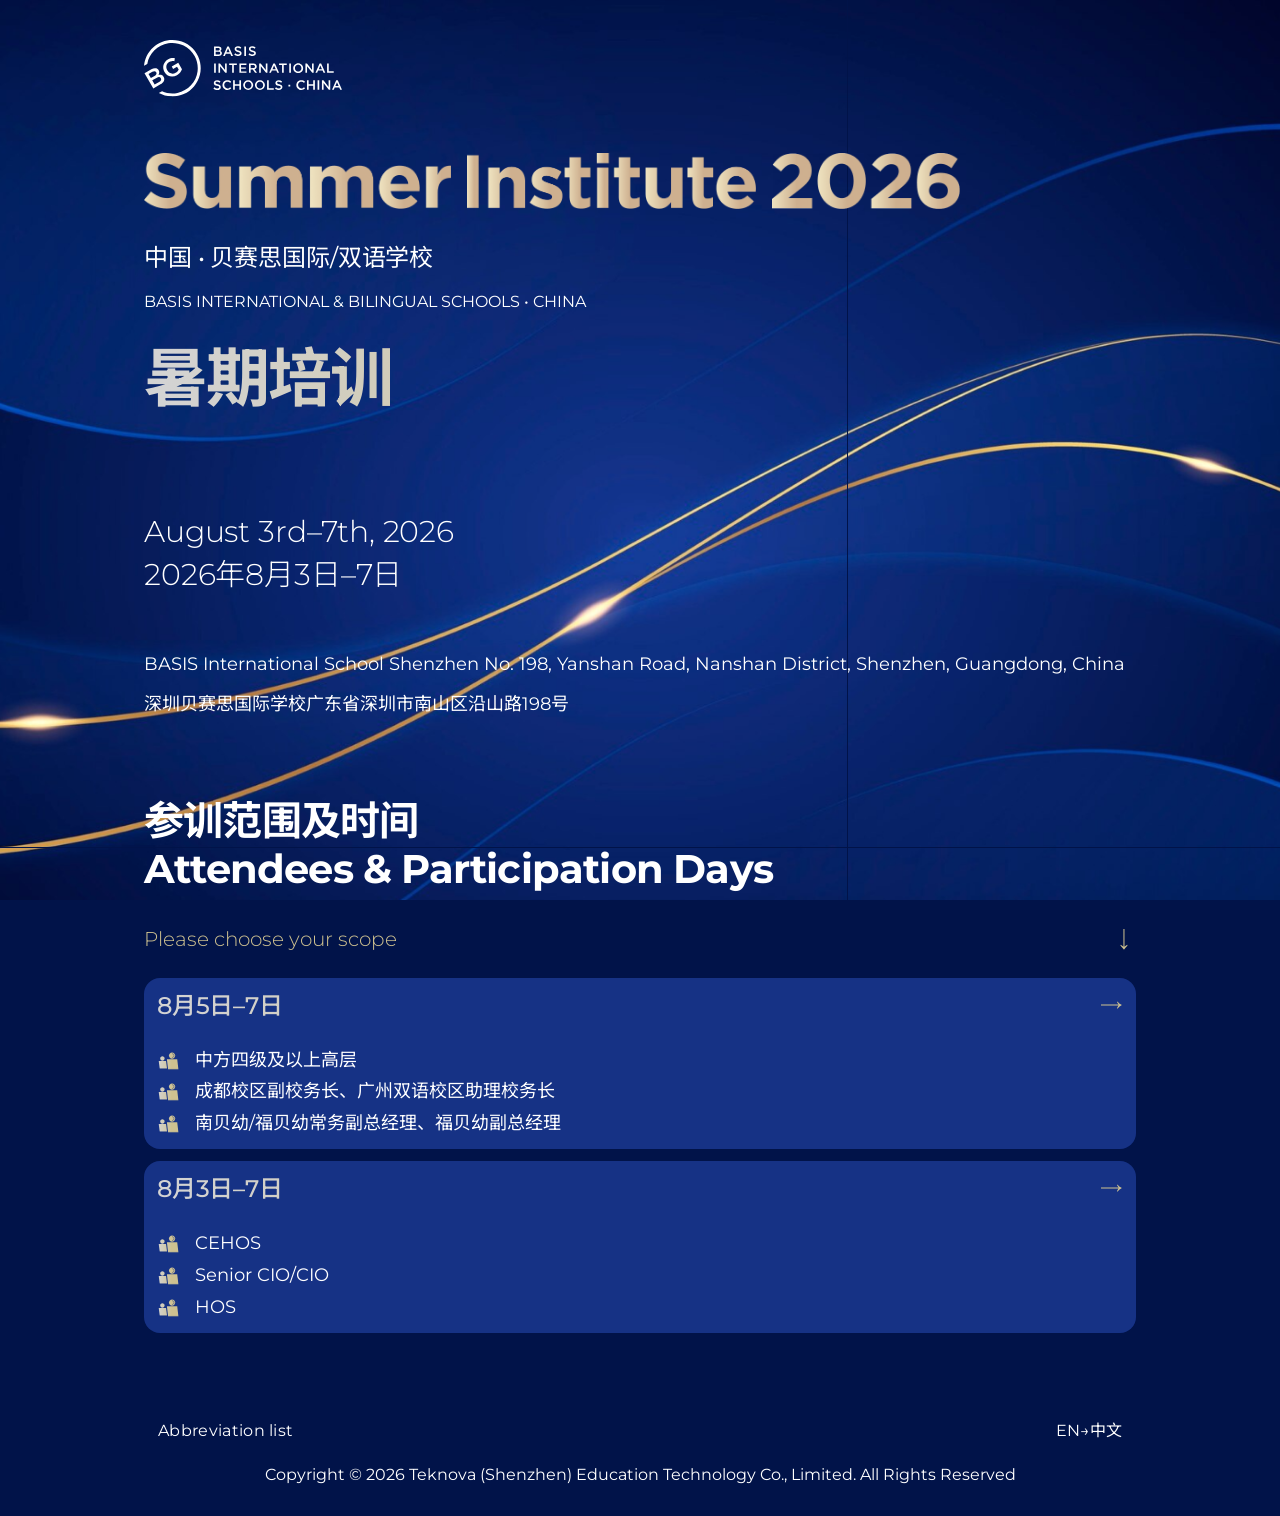
<file: index.html>
<!DOCTYPE html>
<html lang="zh-CN">
  <head>
    <meta charset="UTF-8" />
    <meta name="viewport" content="width=device-width, initial-scale=1" />
    <title data-i18n="meta.title">Summer Institute 2026</title>
    <meta name="theme-color" content="#011349" />
    <link rel="preconnect" href="https://fonts.googleapis.com" />
    <link rel="preconnect" href="https://fonts.gstatic.com" crossorigin />
    <link rel="stylesheet" href="https://fonts.googleapis.com/css2?family=Montserrat:ital,wght@0,300;0,400;0,600;0,700;1,400&family=Noto+Sans+SC:wght@300;400;500;700&display=swap" media="print" onload="this.media='all'" />
    <noscript><link rel="stylesheet" href="https://fonts.googleapis.com/css2?family=Montserrat:ital,wght@0,300;0,400;0,600;0,700;1,400&family=Noto+Sans+SC:wght@300;400;500;700&display=swap" /></noscript>
    <link rel="stylesheet" href="css/critical.css" />
    <link rel="stylesheet" href="css/main.css" />
  </head>
  <body class="si" data-page="home">
    <a class="skip-link" href="#reselect" data-i18n="a11y.skip">跳到主内容</a>

    <div class="si-page">
      <header class="si-hero">
        <div class="container si-hero__inner">
          <div class="si-header">
            <div class="si-logo-wrap">
              <img
                class="si-logo"
                src="img/logo.svg"
                alt=""
                width="200"
                height="58"
                decoding="async"
              />
            </div>
          </div>

          <div class="si-hero__text">
            <h1 class="si-hero-logo" data-i18n-aria-label="hero.logoAria">
              <img
                class="si-hero-logo__img"
                src="images/logo/Summer.png"
                alt=""
                width="219"
                height="40"
                decoding="async"
              />
              <img
                class="si-hero-logo__img"
                src="images/logo/Institute.png"
                alt=""
                width="207"
                height="40"
                decoding="async"
              />
              <img
                class="si-hero-logo__img"
                src="images/logo/2026.png"
                alt=""
                width="134"
                height="40"
                decoding="async"
              />
            </h1>
            <p class="si-h3" data-i18n="hero.subtitleZh">中国 • 贝赛思国际/双语学校</p>
            <p class="si-h5" data-i18n="hero.subtitleEn">BASIS INTERNATIONAL &amp; BILINGUAL SCHOOLS • CHINA</p>
            <p class="si-h1 si-h1--zh si-gold-text" data-i18n="hero.titleZh">暑期培训</p>
          </div>

          <div class="si-hero__meta">
            <p class="si-dates">
              <span data-i18n="hero.dateEn">August 3rd–7th, 2026</span><br />
              <span data-i18n="hero.dateZh">2026年8月3日–7日</span>
            </p>
            <p class="si-body" data-i18n="hero.addressEn">
              BASIS International School Shenzhen No. 198, Yanshan Road, Nanshan District, Shenzhen,
              Guangdong, China
            </p>
            <p class="si-body" data-i18n="hero.addressZh">
              深圳贝赛思国际学校广东省深圳市南山区沿山路198号
            </p>
          </div>
        </div>
      </header>

      <main id="reselect" class="si-main">
        <div class="container">
          <h2 class="si-h2">
            <span data-i18n="section.titleZh">参训范围及时间</span><br />
            <span data-i18n="section.titleEn">Attendees &amp; Participation Days</span>
          </h2>

          <div class="si-choose">
            <p class="si-choose__hint">
              <span data-i18n="section.hint">Please choose your scope</span>
              <span class="si-choose__chev" aria-hidden="true">
    
                <svg width="24" height="24" viewBox="0 0 24 24" fill="none" xmlns="http://www.w3.org/2000/svg">
                  <path d="M17.84 15.4679C18.14 14.8679 18.44 14.3279 18.74 13.8479C19.06 13.3679 19.38 12.9379 19.7 12.5579H2V11.5379H19.7C19.38 11.1579 19.06 10.7279 18.74 10.2479C18.44 9.76793 18.14 9.22793 17.84 8.62793H18.65C19.89 10.0479 21.2 11.1279 22.58 11.8679V12.2279C21.2 12.9479 19.89 14.0279 18.65 15.4679H17.84Z" fill="currentColor" />
                  </svg>
                  
              </span>
            </p>
          </div>

          <div id="panel-scopes" class="si-panels__panel is-active" role="region" data-panel="scopes"></div>
          <!-- <p class="si-home-abbrev-wrap">
            <a class="si-home-abbrev-btn" href="abbreviations.html" data-i18n="abbr.indexLink">Abbreviation list</a>
          </p> -->
        </div>
      </main>

      <footer class="si-footer">
        <div class="container si-footer__inner">
          <div class="si-footer__toolbar">
            <a class="si-home-abbrev-btn" href="abbreviations.html" data-i18n="abbr.indexLink">缩略语表</a>
            <button type="button" class="si-lang" id="lang-toggle" aria-label="">
              <span class="si-lang__label" data-i18n="header.langLabel">中文→EN</span>
            </button>
          </div>
          <p class="si-footer__copy" data-i18n="footer.copyright">Copyright © 2026 Teknova (Shenzhen) Education Technology Co., Limited. All Rights Reserved</p>
          <!-- <p class="si-footer__icp">
            <a class="si-footer__link" href="https://beian.miit.gov.cn/" rel="noopener noreferrer" target="_blank" data-i18n="footer.icp">ICP备案号：粤ICP备19153114号</a>
          </p> -->
        </div>
      </footer>
    </div>

    <script src="js/image-background.js" defer></script>
    <script src="js/i18n.js" defer></script>
  </body>
</html>
</file>
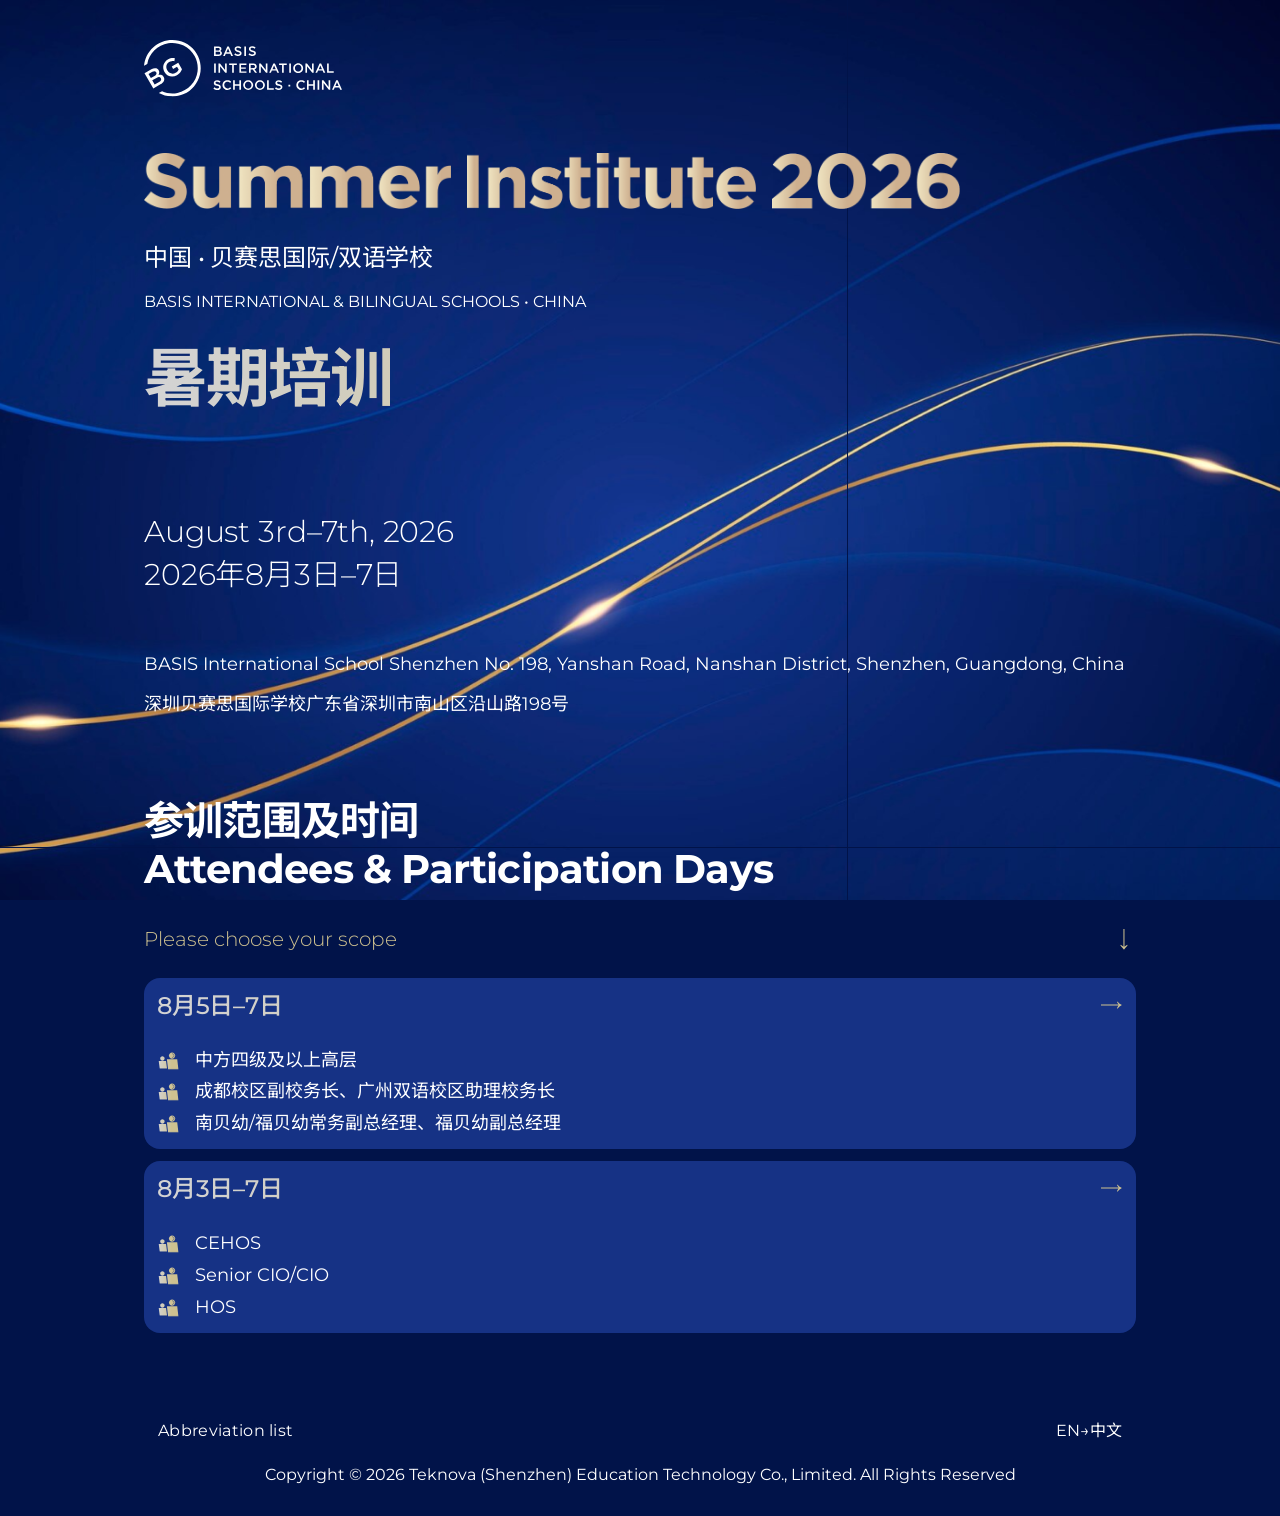
<file: abbreviations.html>
<!DOCTYPE html>
<html lang="zh-CN">
  <head>
    <meta charset="UTF-8" />
    <meta name="viewport" content="width=device-width, initial-scale=1" />
    <title data-i18n="abbr.metaTitle">Abbreviation List</title>
    <meta name="theme-color" content="#011349" />
    <link rel="preconnect" href="https://fonts.googleapis.com" />
    <link rel="preconnect" href="https://fonts.gstatic.com" crossorigin />
    <link rel="stylesheet" href="https://fonts.googleapis.com/css2?family=Montserrat:ital,wght@0,300;0,400;0,600;0,700;1,400&family=Noto+Sans+SC:wght@300;400;500;700&display=swap" media="print" onload="this.media='all'" />
    <noscript><link rel="stylesheet" href="https://fonts.googleapis.com/css2?family=Montserrat:ital,wght@0,300;0,400;0,600;0,700;1,400&family=Noto+Sans+SC:wght@300;400;500;700&display=swap" /></noscript>
    <link rel="stylesheet" href="css/critical.css" />
    <link rel="stylesheet" href="css/main.css" />
  </head>
  <body class="si" data-page="inner" data-section="abbrev">
    <a class="skip-link" href="#inner-main" data-i18n="a11y.skip">跳到主内容</a>
    <div class="si-page si-page--inner">
      <header class="si-schedule-top">
        <div class="container si-schedule-top__inner">
          <div class="si-schedule-brand">
            <img
              class="si-schedule-logo"
              src="img/Logo2026.png"
              alt=""
              width="363"
              height="64"
              decoding="async"
              data-i18n-alt="schedule.logoAlt"
            />
          </div>
          <div class="si-schedule-top__actions">
            <a class="si-schedule-menu-pill" href="menu.html" data-i18n="schedule.menu">Menu</a>
          </div>
        </div>
      </header>

      <main id="inner-main" class="si-inner-main container">
        <p class="si-inner-p">
          <a class="si-loc-link" href="index.html" data-i18n="abbr.backLink">← Back to home</a>
        </p>
        <h1 id="abbr-page-title" class="si-inner-page-title" data-i18n="abbr.pageTitle">Abbreviation List</h1>
        <ul class="si-abbr-list" aria-labelledby="abbr-page-title">
          <li data-i18n="abbr.l01"></li>
          <li data-i18n="abbr.l02"></li>
          <li data-i18n="abbr.l03"></li>
          <li data-i18n="abbr.l04"></li>
          <li data-i18n="abbr.l05"></li>
          <li data-i18n="abbr.l06"></li>
          <li data-i18n="abbr.l07"></li>
          <li data-i18n="abbr.l08"></li>
          <li data-i18n="abbr.l09"></li>
          <li data-i18n="abbr.l10"></li>
          <li data-i18n="abbr.l11"></li>
          <li data-i18n="abbr.l12"></li>
          <li data-i18n="abbr.l13"></li>
          <li data-i18n="abbr.l14"></li>
          <li data-i18n="abbr.l15"></li>
          <li data-i18n="abbr.l16"></li>
          <li data-i18n="abbr.l17"></li>
          <li data-i18n="abbr.l18"></li>
          <li data-i18n="abbr.l19"></li>
          <li data-i18n="abbr.l20"></li>
          <li data-i18n="abbr.l21"></li>
          <li data-i18n="abbr.l22"></li>
          <li data-i18n="abbr.l23"></li>
          <li data-i18n="abbr.l24"></li>
          <li data-i18n="abbr.l25"></li>
          <li data-i18n="abbr.l26"></li>
          <li data-i18n="abbr.l27"></li>
          <li data-i18n="abbr.l28"></li>
          <li data-i18n="abbr.l29"></li>
          <li data-i18n="abbr.l30"></li>
          <li data-i18n="abbr.l31"></li>
          <li data-i18n="abbr.l32"></li>
          <li data-i18n="abbr.l33"></li>
          <li data-i18n="abbr.l34"></li>
        </ul>
      </main>
    </div>

      <footer class="si-footer">
        <div class="container si-footer__inner">
          <div class="si-footer__toolbar">
            <a class="si-home-abbrev-btn" href="abbreviations.html" data-i18n="abbr.indexLink">缩略语表</a>
            <button type="button" class="si-lang" id="lang-toggle" aria-label="">
              <span class="si-lang__label" data-i18n="header.langLabel">中文→EN</span>
            </button>
          </div>
          <p class="si-footer__copy" data-i18n="footer.copyright">Copyright © 2026 Teknova (Shenzhen) Education Technology Co., Limited. All Rights Reserved</p>
          <!-- <p class="si-footer__icp">
            <a class="si-footer__link" href="https://beian.miit.gov.cn/" rel="noopener noreferrer" target="_blank" data-i18n="footer.icp">ICP备案号：粤ICP备19153114号</a>
          </p> -->
        </div>
      </footer>
    <script src="js/i18n.js" defer></script>
    <script src="js/image-background.js" defer></script>
  </body>
</html>
</file>
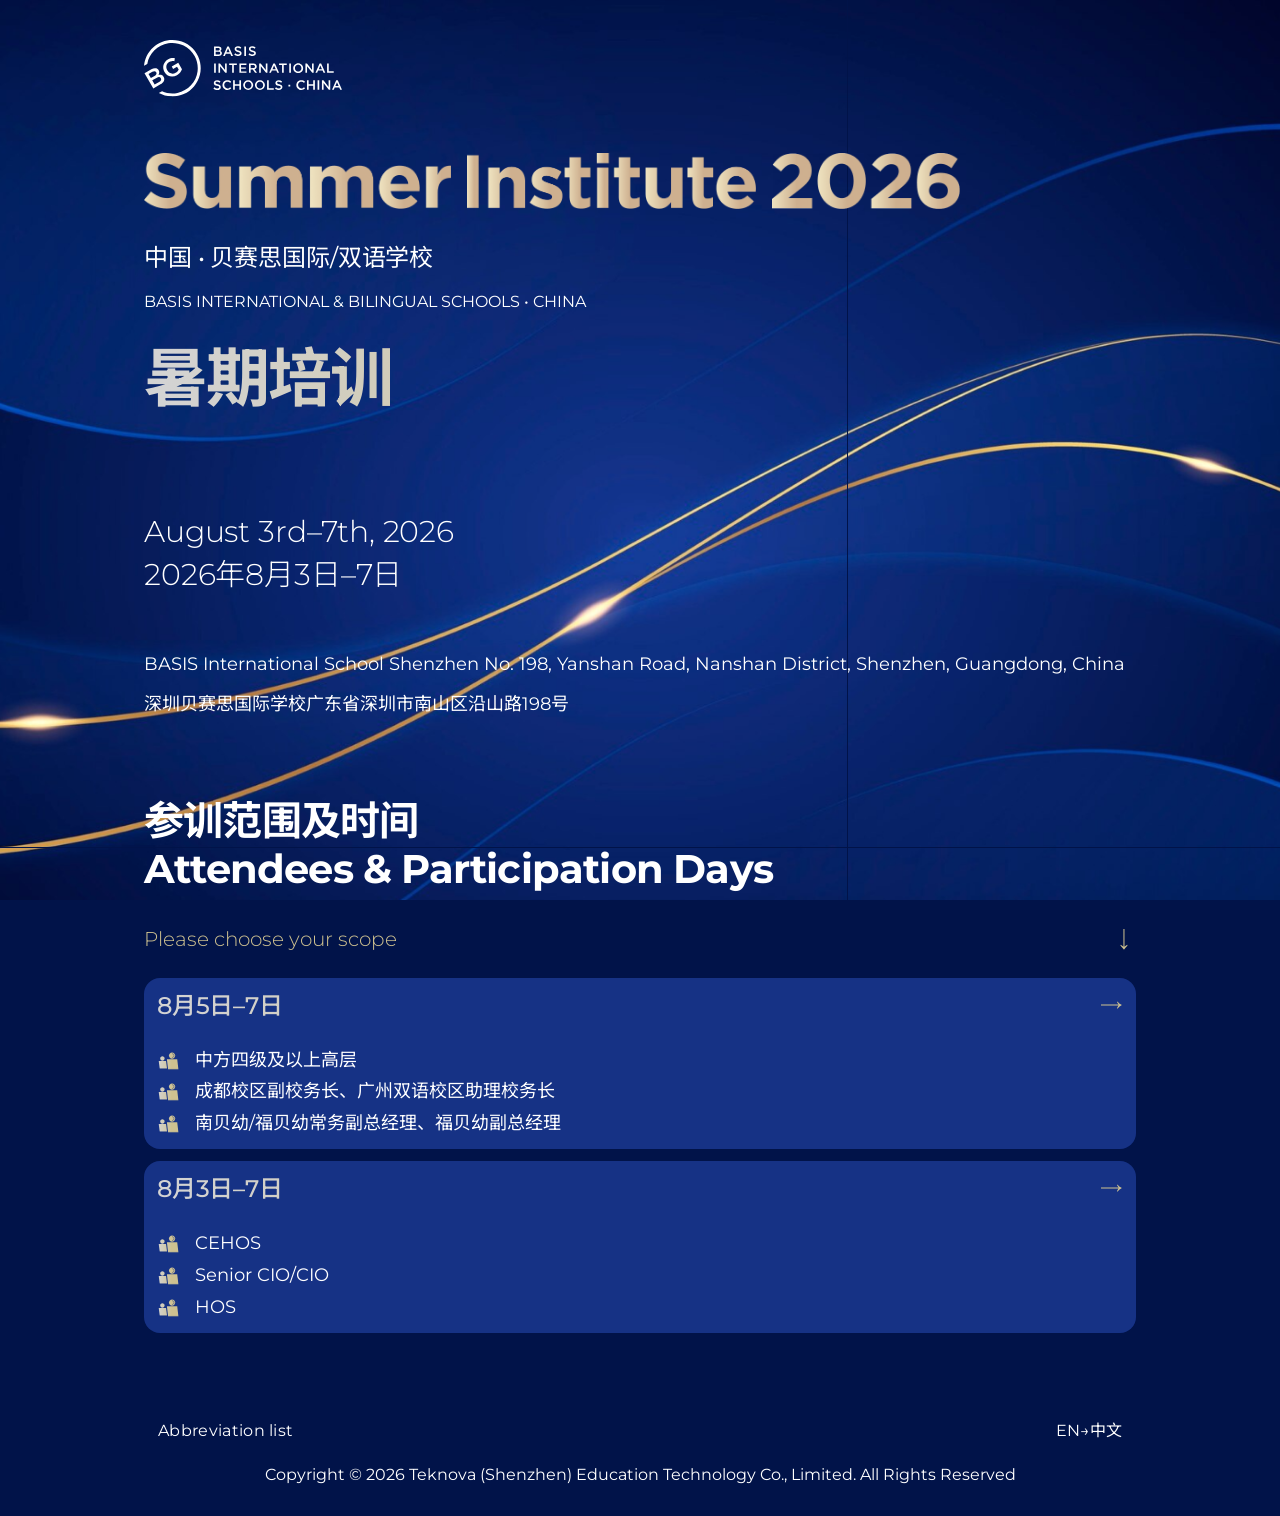
<file: dress-code.html>
<!DOCTYPE html>
<html lang="zh-CN">
  <head>
    <meta charset="UTF-8" />
    <meta name="viewport" content="width=device-width, initial-scale=1" />
    <title data-i18n="menu.dress">Attire & Group Photo</title>
    <meta name="theme-color" content="#011349" />
    <link rel="preconnect" href="https://fonts.googleapis.com" />
    <link rel="preconnect" href="https://fonts.gstatic.com" crossorigin />
    <link rel="stylesheet" href="https://fonts.googleapis.com/css2?family=Montserrat:ital,wght@0,300;0,400;0,600;0,700;1,400&family=Noto+Sans+SC:wght@300;400;500;700&display=swap" media="print" onload="this.media='all'" />
    <noscript><link rel="stylesheet" href="https://fonts.googleapis.com/css2?family=Montserrat:ital,wght@0,300;0,400;0,600;0,700;1,400&family=Noto+Sans+SC:wght@300;400;500;700&display=swap" /></noscript>
    <link rel="stylesheet" href="css/critical.css" />
    <link rel="stylesheet" href="css/main.css" />
  </head>
  <body class="si" data-page="inner" data-section="dress">
    <a class="skip-link" href="#inner-main" data-i18n="a11y.skip">跳到主内容</a>
    <div class="si-page si-page--inner">
      <header class="si-schedule-top">
        <div class="container si-schedule-top__inner">
          <div class="si-schedule-brand">
            <img
              class="si-schedule-logo"
              src="img/Logo2026.png"
              alt=""
              width="363"
              height="64"
              decoding="async"
              data-i18n-alt="schedule.logoAlt"
            />
          </div>
          <div class="si-schedule-top__actions">
            <a class="si-schedule-menu-pill" href="menu.html" data-i18n="schedule.menu">Menu</a>
          </div>
        </div>
      </header>

      <main id="inner-main" class="si-inner-main container">
        <section class="si-inner-stack" aria-labelledby="dress-code-heading">
          <h1 id="dress-code-heading" class="si-inner-page-title" data-i18n="dress.pageTitle">Dress Code</h1>
          <p class="si-inner-lead" data-i18n="dress.intro">
            Please dress according to the dress code below.
          </p>
          <div class="table-style-a">
          <div class="si-card table-style-a__wrap si-card--tablewrap">
            <table class="si-inner-table table-style-a__table table-style-a__table--cells-center si-dress-table">
              <tbody>
                <tr>
                  <td data-i18n="dress.d1">August 3 (Mon.)</td>
                  <td data-i18n="dress.a1">No Requirement</td>
                </tr>
                <tr>
                  <td data-i18n="dress.d2">August 4 (Tues.)</td>
                  <td>
                    <span class="si-dress-attire">
                      <span data-i18n="dress.a2">Light Gray Polo</span>
                      <img
                        class="si-dress-attire__icon"
                        src="icon/Lightgraypolo.png"
                        alt=""
                        width="28"
                        height="28"
                        decoding="async"
                      />
                    </span>
                  </td>
                </tr>
                <tr>
                  <td data-i18n="dress.d3">August 5 (Wed.)</td>
                  <td data-i18n="dress.a3">No Requirement</td>
                </tr>
                <tr>
                  <td data-i18n="dress.d4">August 6 (Thur.)</td>
                  <td>
                    <span class="si-dress-attire">
                      <span data-i18n="dress.a4">Light Gray Polo</span>
                      <img
                        class="si-dress-attire__icon"
                        src="icon/Lightgraypolo.png"
                        alt=""
                        width="28"
                        height="28"
                        decoding="async"
                      />
                    </span>
                  </td>
                </tr>
                <tr>
                  <td data-i18n="dress.d5">August 7 (Fri.)</td>
                  <td>
                    <span class="si-dress-attire">
                      <span data-i18n="dress.a5">Brown Polo</span>
                      <img
                        class="si-dress-attire__icon"
                        src="icon/brownpolo.png"
                        alt=""
                        width="28"
                        height="28"
                        decoding="async"
                      />
                    </span>
                  </td>
                </tr>
              </tbody>
            </table>
          </div>
        </div>
        </section>

        <section class="si-inner-stack" aria-labelledby="dress-photo-heading">
          <h2 id="dress-photo-heading" class="si-inner-page-title" data-i18n="dress.photoTitle">Group Photo Time</h2>
          <div class="table-style-a">
            <div class="si-card table-style-a__wrap si-card--tablewrap">
              <table class="si-inner-table table-style-a__table table-style-a__table--cells-center si-dress-table si-dress-table--photo">
                <tbody>
                  <tr>
                    <td rowspan="6" data-i18n="dress.photoDate6">August 6 (Thur.)</td>
                    <td data-i18n="dress.photo6t1">12:05</td>
                    <td data-i18n="dress.photo6c1">BIHZ</td>
                  </tr>
                  <tr>
                    <td data-i18n="dress.photo6t2">12:15</td>
                    <td data-i18n="dress.photo6c2">BIPH</td>
                  </tr>
                  <tr>
                    <td data-i18n="dress.photo6t3">13:00</td>
                    <td data-i18n="dress.photo6c3">BINJ</td>
                  </tr>
                  <tr>
                    <td data-i18n="dress.photo6t4">13:10</td>
                    <td data-i18n="dress.photo6c4">BBBJ</td>
                  </tr>
                  <tr>
                    <td data-i18n="dress.photo6t5">17:05</td>
                    <td data-i18n="dress.photo6c5">BIGZ</td>
                  </tr>
                  <tr>
                    <td data-i18n="dress.photo6t6">17:15</td>
                    <td data-i18n="dress.photo6c6">BIBWH</td>
                  </tr>
                  <tr>
                    <td rowspan="7" data-i18n="dress.photoDate7">August 7 (Fri.)</td>
                    <td data-i18n="dress.photo7t1">12:05</td>
                    <td data-i18n="dress.photo7c1">BBSZ</td>
                  </tr>
                  <tr>
                    <td data-i18n="dress.photo7t2">12:15</td>
                    <td data-i18n="dress.photo7c2">BIBCD</td>
                  </tr>
                  <tr>
                    <td data-i18n="dress.photo7t3">13:00</td>
                    <td data-i18n="dress.photo7c3">BBGM</td>
                  </tr>
                  <tr>
                    <td data-i18n="dress.photo7t4">13:10</td>
                    <td data-i18n="dress.photo7c4">BBGZ</td>
                  </tr>
                  <tr>
                    <td data-i18n="dress.photo7t5">17:05</td>
                    <td data-i18n="dress.photo7c5">BKFT</td>
                  </tr>
                  <tr>
                    <td data-i18n="dress.photo7t6">17:15</td>
                    <td data-i18n="dress.photo7c6">BKNS</td>
                  </tr>
                  <tr>
                    <td data-i18n="dress.photo7t7">17:25</td>
                    <td data-i18n="dress.photo7c7">BISZ</td>
                  </tr>
                </tbody>
              </table>
            </div>
          </div>
        </section>
      </main>
    </div>

      <footer class="si-footer">
        <div class="container si-footer__inner">
          <div class="si-footer__toolbar">
            <a class="si-home-abbrev-btn" href="abbreviations.html" data-i18n="abbr.indexLink">缩略语表</a>
            <button type="button" class="si-lang" id="lang-toggle" aria-label="">
              <span class="si-lang__label" data-i18n="header.langLabel">中文→EN</span>
            </button>
          </div>
          <p class="si-footer__copy" data-i18n="footer.copyright">Copyright © 2026 Teknova (Shenzhen) Education Technology Co., Limited. All Rights Reserved</p>
          <!-- <p class="si-footer__icp">
            <a class="si-footer__link" href="https://beian.miit.gov.cn/" rel="noopener noreferrer" target="_blank" data-i18n="footer.icp">ICP备案号：粤ICP备19153114号</a>
          </p> -->
        </div>
      </footer>
    <script src="js/i18n.js" defer></script>
    <script src="js/image-background.js" defer></script>
  </body>
</html>
</file>
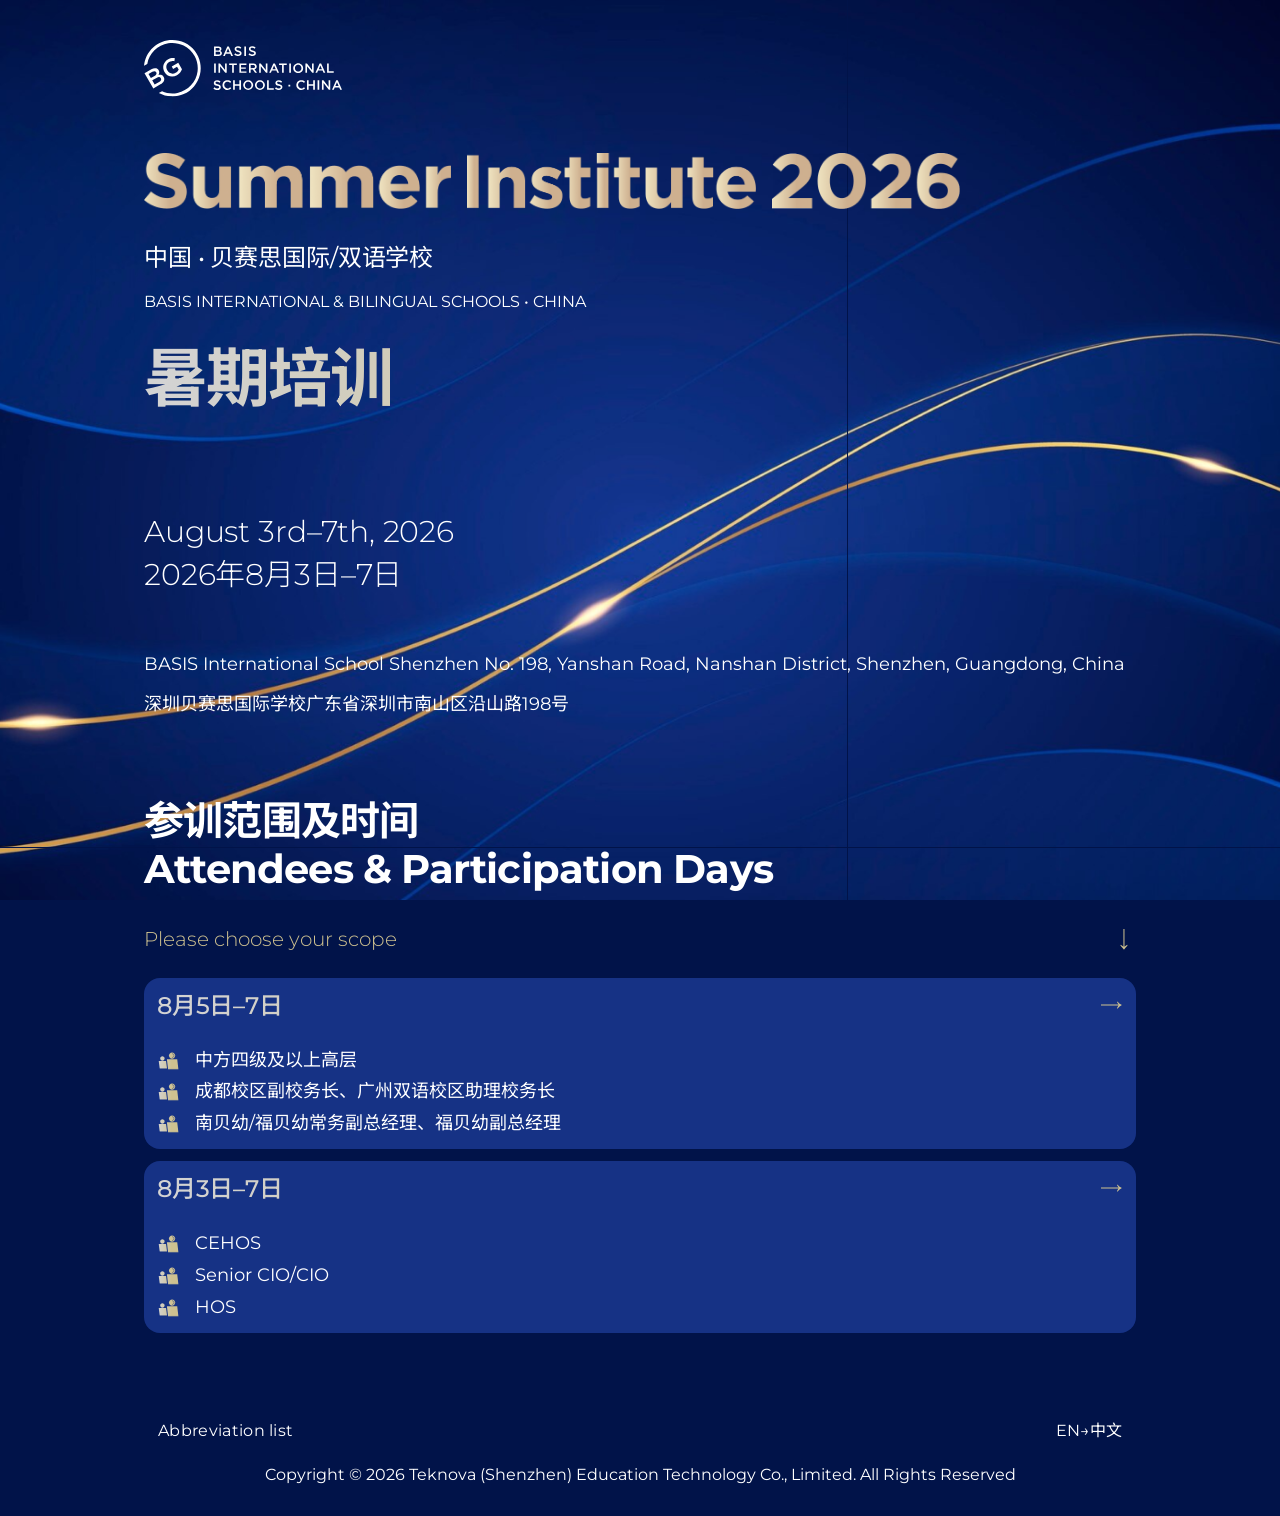
<file: hotel.html>
<!DOCTYPE html>
<html lang="zh-CN">
  <head>
    <meta charset="UTF-8" />
    <meta name="viewport" content="width=device-width, initial-scale=1" />
    <title data-i18n="menu.hotel">Hotel Information</title>
    <meta name="theme-color" content="#011349" />
    <link rel="preconnect" href="https://fonts.googleapis.com" />
    <link rel="preconnect" href="https://fonts.gstatic.com" crossorigin />
    <link rel="stylesheet" href="https://fonts.googleapis.com/css2?family=Montserrat:ital,wght@0,300;0,400;0,600;0,700;1,400&family=Noto+Sans+SC:wght@300;400;500;700&display=swap" media="print" onload="this.media='all'" />
    <noscript><link rel="stylesheet" href="https://fonts.googleapis.com/css2?family=Montserrat:ital,wght@0,300;0,400;0,600;0,700;1,400&family=Noto+Sans+SC:wght@300;400;500;700&display=swap" /></noscript>
    <link rel="stylesheet" href="css/critical.css" />
    <link rel="stylesheet" href="css/main.css" />
  </head>
  <body class="si" data-page="inner" data-section="hotel">
    <a class="skip-link" href="#inner-main" data-i18n="a11y.skip">跳到主内容</a>
    <div class="si-page si-page--inner">
      <header class="si-schedule-top">
        <div class="container si-schedule-top__inner">
          <div class="si-schedule-brand">
            <img
              class="si-schedule-logo"
              src="img/Logo2026.png"
              alt=""
              width="363"
              height="64"
              decoding="async"
              data-i18n-alt="schedule.logoAlt"
            />
          </div>
          <div class="si-schedule-top__actions">
            <a class="si-schedule-menu-pill" href="menu.html" data-i18n="schedule.menu">Menu</a>
          </div>
        </div>
      </header>

      <main id="inner-main" class="si-inner-main container">
        <h1 class="si-inner-page-title" data-i18n="menu.hotel">Hotel Information</h1>

        <section class="si-inner-stack" aria-labelledby="hotel-brand">
          <h2 id="hotel-brand" class="visually-hidden" data-i18n="hotel.brandHeading">酒店品牌</h2>
          <div class="si-card si-card--white si-card--hotel-brand">
            <div class="si-hotel-brand">
              <img
                class="si-hotel-raffles-logo"
                src="img/andaz.png"
                alt=""
                width="320"
          
                height="120"
                decoding="async"
                data-i18n-alt="hotel.rafflesAlt"
              />
              <!-- <p class="si-hotel-name" data-i18n="hotel.hotelName">深圳鹏瑞莱佛士酒店</p> -->
            </div>
          </div>
        </section>

        <section class="si-inner-stack" aria-labelledby="hotel-address">
          <h2 id="hotel-address" class="si-section-label" data-i18n="hotel.subAddress">地址</h2>
          <div class="si-card si-card--lavender si-card--prose">
            <div class="si-loc-row si-loc-row--address-inline">
              <img
                class="si-hotel-address-pin"
                src="icon/ic_pin.svg"
                alt=""
                width="24"
                height="24"
                decoding="async"
                aria-hidden="true"
              />
              <p class="si-loc-text" data-i18n="hotel.addressFull">
                广东省深圳市南山区科苑南路2600号
              </p>
            </div>
            <p class="si-hotel-route-row">
              <button
                type="button"
                class="si-map-route-btn"
                data-map-route
                data-map-lat="22.518194"
                data-map-lng="113.9425"
                data-map-name-zh="深圳湾安达仕酒店"
                data-map-name-en="Andaz Shenzhen Bay"
                data-i18n-aria-label="hotel.viewRoute"
                aria-label="查看路线"
              >
                <span data-i18n="hotel.viewRoute">查看路线</span>
                <span class="si-map-route-btn__arrow" aria-hidden="true">→</span>
              </button>
            </p>
          </div>
        </section>

        <section class="si-inner-stack" aria-labelledby="hotel-phone">
          <h2 id="hotel-phone" class="si-section-label" data-i18n="hotel.subTel">酒店电话</h2>
          <div class="si-card si-card--ice si-card--prose">
            <div class="si-loc-row si-loc-row--address-inline">
              <img
                class="si-hotel-inline-icon"
                src="icon/ic_call.svg"
                alt=""
                width="24"
                height="24"
                decoding="async"
                aria-hidden="true"
              />
              <p class="si-tel-num si-loc-text" data-i18n="hotel.phone">0755-86261234</p>
            </div>
          </div>
        </section>

        <section class="si-inner-stack" aria-labelledby="hotel-breakfast">
          <h2 id="hotel-breakfast" class="si-section-label" data-i18n="hotel.subBreakfast">早餐</h2>
          <div class="si-card si-card--white si-card--prose">
            <div class="si-loc-row si-loc-row--address-inline">
              <img
                class="si-hotel-inline-icon"
                src="icon/ic_time.svg"
                alt=""
                width="24"
                height="24"
                decoding="async"
                aria-hidden="true"
              />
              <p class="si-loc-text" data-i18n="hotel.breakfastTime">6:30AM-10:30AM</p>
            </div>
            <div class="si-loc-row si-loc-row--address-inline">
              <img
                class="si-hotel-inline-icon"
                src="icon/ic_breakfast.svg"
                alt=""
                width="24"
                height="24"
                decoding="async"
                aria-hidden="true"
              />
              <p class="si-loc-text" data-i18n="hotel.breakfastVenue">酒店6楼润公馆</p>
            </div>
          </div>
        </section>

        <section class="si-inner-stack" aria-labelledby="hotel-notice">
          <h2 id="hotel-notice" class="si-section-label" data-i18n="hotel.subNotice">酒店入住须知</h2>
          <div class="si-card si-card--ice si-card--prose">
            <ol class="si-ol si-ol--tight">
              <li data-i18n="hotel.notice1">入住时间：15:00后</li>
              <li>
                <span data-i18n="hotel.notice2">退房时间：12:00 前</span>
                <p class="si-hotel-notice-nested" data-i18n="hotel.notice2detail">
                  若在8月7日返程，请在早上前往蛇口校区培训前须办理好退房手续，并带上行李，行李集中存放在校区指定地点。
                </p>
              </li>
              <li data-i18n="hotel.notice3">如在入住期间需要帮助，请及时联系集团行政事务中心或各校行政人事部。</li>
              <li class="si-hotel-notice-point">
                <span data-i18n="hotel.notice4">酒店上车/下车点：</span>
                <button
                  type="button"
                  class="si-img-lightbox-trigger"
                  data-si-lightbox-src="images/andaz-pick-up.png"
                  data-i18n-aria-label="hotel.viewLargeImage"
                  aria-label="查看大图"
                >
                  <img
                    class="si-hotel-point-img"
                    src="images/andaz-pick-up.png"
                    alt=""
                    height="160"
                    decoding="async"
                    loading="lazy"
                    data-i18n-alt="hotel.pickupPointImgAlt"
                  />
                </button>
              </li>
            </ol>
          </div>
        </section>
      </main>
    </div>

      <footer class="si-footer">
        <div class="container si-footer__inner">
          <div class="si-footer__toolbar">
            <a class="si-home-abbrev-btn" href="abbreviations.html" data-i18n="abbr.indexLink">缩略语表</a>
            <button type="button" class="si-lang" id="lang-toggle" aria-label="">
              <span class="si-lang__label" data-i18n="header.langLabel">中文→EN</span>
            </button>
          </div>
          <p class="si-footer__copy" data-i18n="footer.copyright">Copyright © 2026 Teknova (Shenzhen) Education Technology Co., Limited. All Rights Reserved</p>
          <!-- <p class="si-footer__icp">
            <a class="si-footer__link" href="https://beian.miit.gov.cn/" rel="noopener noreferrer" target="_blank" data-i18n="footer.icp">ICP备案号：粤ICP备19153114号</a>
          </p> -->
        </div>
      </footer>
    <script src="js/i18n.js" defer></script>
    <script src="js/map-route.js" defer></script>
    <script src="js/image-lightbox.js" defer></script>
    <script src="js/image-background.js" defer></script>
  </body>
</html>
</file>
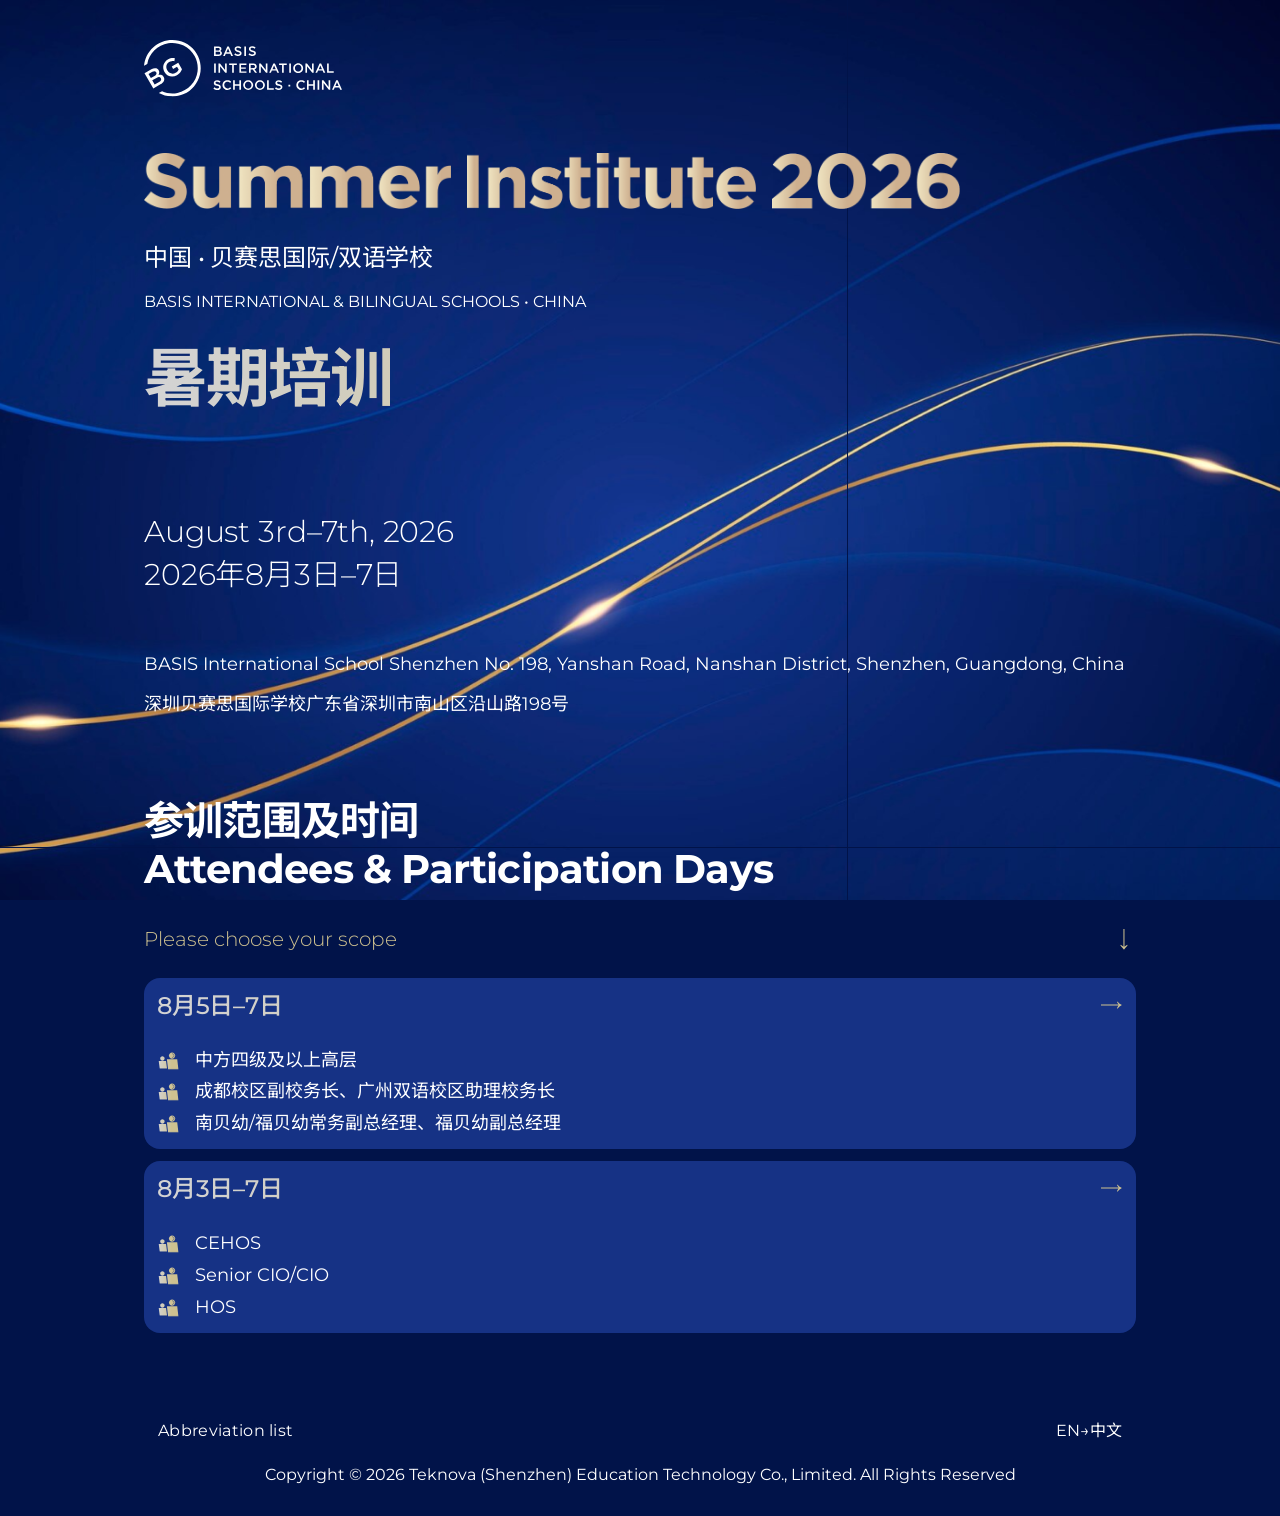
<file: menu.html>
<!DOCTYPE html>
<html lang="zh-CN">
  <head>
    <meta charset="UTF-8" />
    <meta name="viewport" content="width=device-width, initial-scale=1" />
    <title data-i18n="menu.metaTitle">菜单 · Summer Institute </title>
    <meta name="theme-color" content="#011349" />
    <link rel="preconnect" href="https://fonts.googleapis.com" />
    <link rel="preconnect" href="https://fonts.gstatic.com" crossorigin />
    <link rel="stylesheet" href="https://fonts.googleapis.com/css2?family=Montserrat:ital,wght@0,300;0,400;0,600;0,700;1,400&family=Noto+Sans+SC:wght@300;400;500;700&display=swap" media="print" onload="this.media='all'" />
    <noscript><link rel="stylesheet" href="https://fonts.googleapis.com/css2?family=Montserrat:ital,wght@0,300;0,400;0,600;0,700;1,400&family=Noto+Sans+SC:wght@300;400;500;700&display=swap" /></noscript>
    <link rel="stylesheet" href="css/critical.css" />
    <link rel="stylesheet" href="css/main.css" />
  </head>
  <body class="si" data-page="menu">
    <a class="skip-link" href="#menu-main" data-i18n="a11y.skip">跳到主内容</a>

    <div class="si-page">
      <header class="si-menu-hero">
        <div class="container">
          <div class="si-menu-header-row">
            <div class="si-menu-titles">
              <h1 class="si-hero-logo" data-i18n-aria-label="hero.logoAria">
                <img
                  class="si-hero-logo__img"
                  src="images/logo/Summer.png"
                  alt=""
                  width="219"
                  height="40"
                  decoding="async"
                />
                <img
                  class="si-hero-logo__img"
                  src="images/logo/Institute.png"
                  alt=""
                  width="207"
                  height="40"
                  decoding="async"
                />
                <img
                  class="si-hero-logo__img"
                  src="images/logo/2026.png"
                  alt=""
                  width="134"
                  height="40"
                  decoding="async"
                />
              </h1>
              <p class="si-h3" data-i18n="hero.subtitleZh">中国 • 贝赛思国际/双语学校</p>
              <p class="si-h5" data-i18n="hero.subtitleEn">BASIS INTERNATIONAL &amp; BILINGUAL SCHOOLS • CHINA</p>
              <p class="si-h1 si-h1--zh si-gold-text" data-i18n="hero.titleZh">暑期培训</p>
            </div>
          </div>
          <p class="si-scope-chip" id="scope-chip" hidden></p>
        </div>
      </header>

      <main id="menu-main" class="si-menu-main">
        <div class="container">
          <nav class="si-menu-nav" id="menu-nav" aria-label="Resources">
            <ul class="si-menu-list">
              <li>
                <a class="si-menu-link" href="schedule.html">
                  <span class="si-menu-icon" aria-hidden="true"
                    ><svg focusable="false" aria-hidden="true" width="48" height="48" viewBox="0 0 48 48" fill="none" xmlns="http://www.w3.org/2000/svg">
<path d="M40.6165 35.7468C40.6395 35.8921 40.5261 36.0235 40.3792 36.0242H9.20239C9.07728 36.0242 8.97313 35.9282 8.96313 35.8035L7.38013 15.9998H37.4602L40.6165 35.7468ZM30.6506 22.1921C29.2978 22.1921 27.978 23.215 27.9778 24.8757V24.8982C27.978 26.5369 29.2868 27.5593 30.6506 27.5593C31.6951 27.5591 32.3882 27.0208 32.8831 26.3611V27.032C32.883 28.3626 32.0692 29.0552 30.8157 29.0554C30.0017 29.0554 29.2752 28.8028 28.6262 28.3298L28.2415 28.99C29.0004 29.5179 29.8805 29.782 30.8264 29.782C31.7281 29.7819 32.4875 29.529 32.9934 29.0232C33.4552 28.5612 33.719 27.8893 33.719 27.0095V22.3132H32.8723V23.3357C32.4104 22.7199 31.7172 22.1923 30.6506 22.1921ZM21.4407 25.8435C21.4407 27.1965 22.2444 28.1208 23.6194 28.1208C24.598 28.1206 25.1808 27.6254 25.5657 27.0095V27.9998H26.4016V22.3132H25.5657V25.5691C25.5655 26.6358 24.8283 27.3502 23.8606 27.3503C22.8599 27.3501 22.2883 26.6904 22.2883 25.6345V22.3132H21.4407V25.8435ZM12.429 27.9998H13.3196L14.2327 25.9646H18.4241L19.3264 27.9998H20.261L16.7522 20.2449H15.9377L12.429 27.9998ZM35.5022 27.9998H36.5139V26.8445H35.5022V27.9998ZM30.8157 22.9402C31.8933 22.9405 32.9052 23.6995 32.9055 24.865V24.8865C32.9055 26.0302 31.8934 26.811 30.8157 26.8113C29.7597 26.8113 28.8459 26.0197 28.8459 24.8757V24.8533C28.8464 23.6878 29.738 22.9402 30.8157 22.9402ZM18.0833 25.1833H14.5745L16.3342 21.2566L18.0833 25.1833ZM30.9846 9.17651C31.5279 9.07927 32.0481 9.44087 32.1458 9.98413L32.3284 10.9998H36.4563C36.5735 11.0004 36.6748 11.0862 36.6936 11.2019L37.301 14.9998H7.30005L7.00122 11.2595C6.99033 11.1202 7.10066 11.0009 7.24048 11.0007L11.2952 10.9998L11.177 10.3376C11.0796 9.79415 11.4411 9.27412 11.9846 9.17651C12.5279 9.07927 13.0481 9.44087 13.1458 9.98413L13.3274 10.9998H30.2961L30.177 10.3376C30.0796 9.79415 30.4411 9.27412 30.9846 9.17651Z" fill="currentColor"/>
</svg></span>
                  <span class="si-menu-link__text" data-i18n="menu.schedule">Schedule</span>
                  <span class="si-card__arrow" aria-hidden="true"
                    ><svg width="24" height="24" viewBox="0 0 24 24" fill="none" xmlns="http://www.w3.org/2000/svg" aria-hidden="true" focusable="false">
                      <path d="M17.84 15.4679C18.14 14.8679 18.44 14.3279 18.74 13.8479C19.06 13.3679 19.38 12.9379 19.7 12.5579H2V11.5379H19.7C19.38 11.1579 19.06 10.7279 18.74 10.2479C18.44 9.76793 18.14 9.22793 17.84 8.62793H18.65C19.89 10.0479 21.2 11.1279 22.58 11.8679V12.2279C21.2 12.9479 19.89 14.0279 18.65 15.4679H17.84Z" fill="currentColor"/></svg
                  ></span>
                </a>
              </li>
              <li>
                <a class="si-menu-link" href="hotel.html">
                  <span class="si-menu-icon" aria-hidden="true"
                    ><svg focusable="false" aria-hidden="true" width="48" height="48" viewBox="0 0 48 48" fill="none" xmlns="http://www.w3.org/2000/svg">
<path d="M30.5303 7.01344C30.6689 6.96415 30.8191 7.05062 30.8467 7.19508L33.002 18.572C33.0234 18.6852 33.1231 18.7672 33.2383 18.7673H40.5859C40.7008 18.7675 40.7995 18.8499 40.8213 18.9627L44.9375 40.4402H46.0293V41.4002H8.96484L8.9043 40.99L6.02539 21.5701L5.96973 21.1951L11.3213 19.0545L11.5254 19.5632L29.6992 12.3904L29.3594 11.449L10.7412 18.7976L10.0605 14.5339C10.0427 14.4201 10.1083 14.3091 10.2168 14.2703L30.5303 7.01344ZM7.0293 21.8045L9.79297 40.4402H14.1973L10.9688 20.2283L7.0293 21.8045ZM23.6309 27.9373C21.5061 27.9377 19.9469 29.9354 20.4619 31.9968L22.5723 40.4402H29.3066L26.8008 30.4119C26.4371 28.9578 25.1298 27.9373 23.6309 27.9373Z" fill="currentColor"/>
</svg></span>
                  <span class="si-menu-link__text" data-i18n="menu.hotel">Hotel Information</span>
                  <span class="si-card__arrow" aria-hidden="true"
                    ><svg width="24" height="24" viewBox="0 0 24 24" fill="none" xmlns="http://www.w3.org/2000/svg" aria-hidden="true" focusable="false">
                      <path d="M17.84 15.4679C18.14 14.8679 18.44 14.3279 18.74 13.8479C19.06 13.3679 19.38 12.9379 19.7 12.5579H2V11.5379H19.7C19.38 11.1579 19.06 10.7279 18.74 10.2479C18.44 9.76793 18.14 9.22793 17.84 8.62793H18.65C19.89 10.0479 21.2 11.1279 22.58 11.8679V12.2279C21.2 12.9479 19.89 14.0279 18.65 15.4679H17.84Z" fill="currentColor"/></svg
                  ></span>
                </a>
              </li>
              <li>
                <a class="si-menu-link" href="transportation.html">
                  <span class="si-menu-icon" aria-hidden="true"
                    ><svg focusable="false" aria-hidden="true" width="48" height="48" viewBox="0 0 48 48" fill="none" xmlns="http://www.w3.org/2000/svg">
<path d="M30.7937 9.75781C30.8806 9.75806 30.9615 9.80579 31.0037 9.88184L36.5281 19.8369C36.5578 19.8903 36.6075 19.9307 36.6658 19.9492L41.7341 21.5615C41.8092 21.5856 41.8685 21.6452 41.8914 21.7207L45.2419 32.8506C45.2882 33.0044 45.172 33.1598 45.0115 33.1602H40.4237C40.2941 33.1602 40.1888 33.2634 40.1756 33.3923C40.0066 35.038 38.6168 36.3218 36.9265 36.3223C35.2358 36.3223 33.8455 35.0383 33.6765 33.3923C33.6632 33.2634 33.558 33.1602 33.4284 33.1602H14.2811C14.1515 33.1602 14.0462 33.2634 14.033 33.3923C13.864 35.0382 12.4734 36.322 10.783 36.3223C9.09248 36.322 7.70286 35.0382 7.53388 33.3923C7.52065 33.2634 7.4154 33.1602 7.28582 33.1602H5.04375C4.9002 33.1602 4.78875 33.035 4.80536 32.8924L7.47534 9.96973C7.48958 9.84907 7.59213 9.75803 7.71362 9.75781H30.7937ZM20.3494 13.5C19.831 13.5 19.4733 14.0195 19.658 14.5039L23.6677 25.0234C23.7771 25.3102 24.0522 25.5 24.3591 25.5H33.7898C34.2441 25.4993 34.555 25.0401 34.3865 24.6182L30.1208 13.9648L30.072 13.8643C29.9406 13.6411 29.6987 13.5003 29.4343 13.5H20.3494ZM33.1297 24.1708C33.1928 24.3285 33.0767 24.5 32.9069 24.5H24.7042C24.6046 24.5 24.5154 24.4385 24.4799 24.3455L20.8504 14.8255C20.7905 14.6684 20.9065 14.5 21.0747 14.5H29.0961C29.1942 14.5 29.2825 14.5597 29.3189 14.6508L33.1297 24.1708Z" fill="currentColor"/>
</svg></span>
                  <span class="si-menu-link__text" data-i18n="menu.transportation">Transportation Arrangement</span>
                  <span class="si-card__arrow" aria-hidden="true"
                    ><svg width="24" height="24" viewBox="0 0 24 24" fill="none" xmlns="http://www.w3.org/2000/svg" aria-hidden="true" focusable="false">
                      <path d="M17.84 15.4679C18.14 14.8679 18.44 14.3279 18.74 13.8479C19.06 13.3679 19.38 12.9379 19.7 12.5579H2V11.5379H19.7C19.38 11.1579 19.06 10.7279 18.74 10.2479C18.44 9.76793 18.14 9.22793 17.84 8.62793H18.65C19.89 10.0479 21.2 11.1279 22.58 11.8679V12.2279C21.2 12.9479 19.89 14.0279 18.65 15.4679H17.84Z" fill="currentColor"/></svg
                  ></span>
                </a>
              </li>
              <li>
                <a class="si-menu-link" href="wifi-help.html">
                  <span class="si-menu-icon" aria-hidden="true"
                    ><svg focusable="false" aria-hidden="true" width="48" height="48" viewBox="0 0 48 48" fill="none" xmlns="http://www.w3.org/2000/svg">
<path d="M32.6807 11C32.8131 11.0001 32.9209 11.1078 32.9209 11.2402L36.5713 20.5996H40.3203L43.2002 34.2793H39.4805L38.4688 36.6797H15.0605L13.04 34.2793H8.88086L6 20.5996H10.2324L8.24023 11.2402C8.24023 11.116 8.33506 11.0133 8.45605 11.001L8.48047 11H32.6807ZM25.3516 31.0527C24.9976 31.0528 24.6574 31.1927 24.4062 31.4424C24.155 31.6923 24.0137 32.0322 24.0137 32.3867C24.0137 32.7411 24.1552 33.0802 24.4062 33.3301C24.6574 33.5799 24.9975 33.7207 25.3516 33.7207C25.7056 33.7207 26.0457 33.5799 26.2969 33.3301C26.548 33.0802 26.6894 32.7411 26.6895 32.3867C26.6895 32.0322 26.5481 31.6923 26.2969 31.4424C26.0458 31.1927 25.7055 31.0527 25.3516 31.0527ZM25.3516 32.0127C25.4526 32.0127 25.5494 32.0527 25.6201 32.123C25.6908 32.1933 25.7295 32.2884 25.7295 32.3867C25.7295 32.485 25.6907 32.5802 25.6201 32.6504C25.5494 32.7206 25.4526 32.7598 25.3516 32.7598C25.2505 32.7597 25.1537 32.7207 25.083 32.6504C25.0124 32.5802 24.9737 32.485 24.9736 32.3867C24.9736 32.2885 25.0124 32.1933 25.083 32.123C25.1537 32.0527 25.2505 32.0127 25.3516 32.0127ZM25.3525 28.6055C24.7113 28.6056 24.0804 28.7669 23.5176 29.0732C22.9546 29.3797 22.4772 29.8222 22.1309 30.3604L22.5352 30.6201L22.9385 30.8799C23.1975 30.4774 23.5546 30.1457 23.9766 29.916C24.3985 29.6864 24.8723 29.5665 25.3535 29.5664C25.8346 29.5664 26.3077 29.6866 26.7295 29.916C27.1514 30.1455 27.5085 30.4767 27.7676 30.8789L28.1719 30.6191L28.5752 30.3594C28.2287 29.8213 27.7515 29.3786 27.1885 29.0723C26.6255 28.7661 25.9939 28.6054 25.3525 28.6055ZM25.3535 25.6826C24.3766 25.6827 23.4124 25.9077 22.5371 26.3398C21.662 26.772 20.8988 27.3994 20.3076 28.1738L21.0703 28.7568C21.5715 28.1001 22.219 27.567 22.9619 27.2002C23.7049 26.8334 24.5238 26.6426 25.3535 26.6426C26.1831 26.6426 27.0013 26.8335 27.7441 27.2002C28.487 27.5669 29.1345 28.0993 29.6357 28.7559L30.3994 28.1738C29.8081 27.3993 29.0443 26.771 28.1689 26.3389C27.2938 25.9069 26.3302 25.6826 25.3535 25.6826ZM25.3525 22.7598C24.0358 22.7597 22.7357 23.0526 21.5469 23.6162C20.358 24.1799 19.3101 25.0005 18.4805 26.0186L18.8525 26.3223L19.2246 26.625C19.9639 25.7179 20.8978 24.986 21.958 24.4834C23.0182 23.9808 24.1779 23.7206 25.3525 23.7207C26.5272 23.7208 27.687 23.9816 28.7471 24.4844C29.8072 24.9872 30.7413 25.7187 31.4805 26.626L31.8525 26.3232L32.2246 26.0195C31.3952 25.0015 30.3477 24.181 29.1592 23.6172C27.9703 23.0533 26.6694 22.7599 25.3525 22.7598ZM13.04 20.3594H33.6807L31.2402 13.3994H11.3604L13.04 20.3594Z" fill="currentColor"/>
</svg></span>
                  <span class="si-menu-link__text" data-i18n="menu.wifi">WIFI &amp; Printing &amp; HELP</span>
                  <span class="si-card__arrow" aria-hidden="true"
                    ><svg width="24" height="24" viewBox="0 0 24 24" fill="none" xmlns="http://www.w3.org/2000/svg" aria-hidden="true" focusable="false">
                      <path d="M17.84 15.4679C18.14 14.8679 18.44 14.3279 18.74 13.8479C19.06 13.3679 19.38 12.9379 19.7 12.5579H2V11.5379H19.7C19.38 11.1579 19.06 10.7279 18.74 10.2479C18.44 9.76793 18.14 9.22793 17.84 8.62793H18.65C19.89 10.0479 21.2 11.1279 22.58 11.8679V12.2279C21.2 12.9479 19.89 14.0279 18.65 15.4679H17.84Z" fill="currentColor"/></svg
                  ></span>
                </a>
              </li>
              <li>
                <a class="si-menu-link" href="photo-live.html">
                  <span class="si-menu-icon" aria-hidden="true"
                    ><svg focusable="false" aria-hidden="true" width="48" height="48" viewBox="0 0 48 48" fill="none" xmlns="http://www.w3.org/2000/svg">
<path fill-rule="evenodd" clip-rule="evenodd" d="M36.7416 12.4477C36.8652 12.4477 36.9689 12.5415 36.9808 12.6645L39.3353 37.2094C39.3487 37.3503 39.2376 37.4721 39.0961 37.4721H7.89782C7.7744 37.4719 7.67144 37.3782 7.65954 37.2553L5.30505 12.7104C5.29166 12.5695 5.40278 12.4477 5.54431 12.4477H36.7416ZM18.8363 19.103C18.7428 18.9709 18.5479 18.9676 18.4496 19.0961L9.65466 30.6069C9.61713 30.6562 9.59974 30.7182 9.60681 30.7797L10.0511 34.5981C10.0653 34.7188 10.1678 34.8098 10.2894 34.81H36.6947C36.8382 34.8099 36.9495 34.6849 36.933 34.5424L36.4925 30.7553C36.4871 30.7086 36.4682 30.6643 36.4379 30.6283L32.391 25.8227C32.3012 25.7161 32.1392 25.7088 32.0394 25.8061L27.2347 30.4877C27.1292 30.5906 26.9567 30.5747 26.8715 30.4545L18.8363 19.103Z" fill="currentColor"/>
<path d="M28.9362 19.6079L28.6462 19.9907C27.5006 19.121 26.5717 17.9978 25.9323 16.7095C25.2929 15.4212 24.9597 14.0022 24.9596 12.564C24.9596 11.1258 25.293 9.70671 25.9323 8.41846C26.5716 7.13044 27.5 6.00784 28.6452 5.13818L28.9352 5.52002L29.2262 5.90186C28.1988 6.68205 27.3652 7.68963 26.7917 8.84521C26.2182 10.0008 25.9196 11.2739 25.9196 12.564C25.9197 13.8541 26.2181 15.1271 26.7917 16.2827C27.3653 17.4383 28.1987 18.4459 29.2262 19.2261L28.9362 19.6079ZM31.9489 17.2251C31.1671 16.7245 30.5235 16.0346 30.0778 15.2202C29.6323 14.4059 29.3992 13.4922 29.3991 12.564C29.3991 11.6358 29.6324 10.7221 30.0778 9.90771C30.5233 9.09345 31.1664 8.40446 31.9479 7.90381L32.2067 8.30811L32.4655 8.71143C31.8194 9.1253 31.2878 9.69547 30.9196 10.3687C30.5515 11.0418 30.359 11.7968 30.3591 12.564C30.3591 13.3312 30.5523 14.0862 30.9206 14.7593C31.2889 15.4324 31.8203 16.0028 32.4665 16.4165L31.9489 17.2251ZM34.7575 13.3774C34.9738 13.3774 35.1816 13.292 35.3346 13.1392C35.4876 12.9862 35.5738 12.7784 35.5739 12.562C35.5739 12.3456 35.4877 12.1379 35.3346 11.9849C35.1816 11.8319 34.9739 11.7456 34.7575 11.7456C34.5413 11.7457 34.3342 11.8321 34.1813 11.9849C34.0283 12.1379 33.9421 12.3456 33.9421 12.562C33.9421 12.7784 34.0283 12.9862 34.1813 13.1392C34.3342 13.2919 34.5414 13.3773 34.7575 13.3774ZM40.2487 12.564C40.2488 13.4923 40.0154 14.4058 39.57 15.2202C39.1245 16.0346 38.4815 16.7244 37.6999 17.2251L37.1823 16.4165C37.8284 16.0026 38.36 15.4324 38.7282 14.7593C39.0963 14.0861 39.2888 13.3312 39.2887 12.564C39.2887 11.7967 39.0956 11.0418 38.7272 10.3687C38.3589 9.69565 37.8274 9.12613 37.1813 8.7124L37.6989 7.90381C38.4806 8.40436 39.1244 9.09342 39.57 9.90772C40.0156 10.722 40.2486 11.6357 40.2487 12.564ZM44.6882 12.564C44.6882 14.0022 44.3548 15.4211 43.7155 16.7095C43.0762 17.9977 42.1479 19.121 41.0026 19.9907L40.4216 19.2261C41.4491 18.4458 42.2826 17.4384 42.8561 16.2827C43.4296 15.127 43.7273 13.8542 43.7272 12.564C43.7272 11.2738 43.4288 10.0009 42.8551 8.84522C42.2815 7.68971 41.449 6.68194 40.4216 5.90186L41.0016 5.13818C42.147 6.00784 43.0761 7.13029 43.7155 8.41846C44.355 9.70675 44.6881 11.1257 44.6882 12.564ZM34.7575 14.3374C34.2866 14.3373 33.8346 14.1508 33.5016 13.8179C33.1687 13.4849 32.9821 13.0329 32.9821 12.562C32.9821 12.0911 33.1687 11.6392 33.5016 11.3062C33.8346 10.9732 34.2866 10.7857 34.7575 10.7856C35.2285 10.7856 35.6803 10.9731 36.0133 11.3062C36.3464 11.6392 36.5339 12.091 36.5339 12.562C36.5338 13.033 36.3464 13.4848 36.0133 13.8179C35.6803 14.1508 35.2284 14.3374 34.7575 14.3374Z" fill="currentColor"/>
</svg></span>
                  <span class="si-menu-link__text" data-i18n="menu.photo">Photo Live Streaming</span>
                  <span class="si-card__arrow" aria-hidden="true"
                    ><svg width="24" height="24" viewBox="0 0 24 24" fill="none" xmlns="http://www.w3.org/2000/svg" aria-hidden="true" focusable="false">
                      <path d="M17.84 15.4679C18.14 14.8679 18.44 14.3279 18.74 13.8479C19.06 13.3679 19.38 12.9379 19.7 12.5579H2V11.5379H19.7C19.38 11.1579 19.06 10.7279 18.74 10.2479C18.44 9.76793 18.14 9.22793 17.84 8.62793H18.65C19.89 10.0479 21.2 11.1279 22.58 11.8679V12.2279C21.2 12.9479 19.89 14.0279 18.65 15.4679H17.84Z" fill="currentColor"/></svg
                  ></span>
                </a>
              </li>
              <li>
                <a class="si-menu-link" href="dress-code.html">
                  <span class="si-menu-icon" aria-hidden="true"
                    ><svg focusable="false" aria-hidden="true" width="48" height="48" viewBox="0 0 48 48" fill="none" xmlns="http://www.w3.org/2000/svg">
<path d="M36.7744 11.4004L40.1602 24L33.3896 29.04L35.7891 40.7998H17.1709L14.7705 29.04L8 24L11.3857 11.4004L17.668 7.93457L20.1914 13.5869C20.3856 14.0218 20.9407 14.1512 21.3076 13.8477L24.1523 11.4932L26.7715 13.8223C27.1333 14.144 27.7038 14.0242 27.9053 13.584L30.4912 7.93457L36.7744 11.4004ZM26.4014 17.5195C25.9586 17.5196 25.6208 17.9163 25.6904 18.3535L26.3447 22.4473C26.384 22.6921 26.5471 22.9003 26.7754 22.9971L28.959 23.9219C29.1385 23.9979 29.342 23.9979 29.5215 23.9219L31.6543 23.0186C31.9589 22.8894 32.136 22.5689 32.084 22.2422L31.4268 18.126L31.3945 18C31.2946 17.717 31.0251 17.5197 30.7158 17.5195H26.4014ZM31.1064 22.208L29.2393 22.998L27.2715 22.165L26.6836 18.4805H30.5107L31.1064 22.208ZM29.7686 7.53613L29.6436 7.47949L27.167 12.8887L24.6377 10.6396L24.5322 10.5615C24.3112 10.4275 24.0332 10.4226 23.8076 10.5488L23.7002 10.623L20.9395 12.9062L18.5186 7.48438L18.3525 7.55762L19.002 7.2002H29.1582L29.7686 7.53613Z" fill="currentColor"/>
</svg></span>
                  <span class="si-menu-link__text" data-i18n="menu.dress">Attire & Group Photo</span>
                  <span class="si-card__arrow" aria-hidden="true"
                    ><svg width="24" height="24" viewBox="0 0 24 24" fill="none" xmlns="http://www.w3.org/2000/svg" aria-hidden="true" focusable="false">
                      <path d="M17.84 15.4679C18.14 14.8679 18.44 14.3279 18.74 13.8479C19.06 13.3679 19.38 12.9379 19.7 12.5579H2V11.5379H19.7C19.38 11.1579 19.06 10.7279 18.74 10.2479C18.44 9.76793 18.14 9.22793 17.84 8.62793H18.65C19.89 10.0479 21.2 11.1279 22.58 11.8679V12.2279C21.2 12.9479 19.89 14.0279 18.65 15.4679H17.84Z" fill="currentColor"/></svg
                  ></span>
                </a>
              </li>
              <li>
                <a class="si-menu-link" href="index.html#reselect">
                  <span class="si-menu-icon" aria-hidden="true"
                    ><svg focusable="false" aria-hidden="true" width="48" height="48" viewBox="0 0 48 48" fill="none" xmlns="http://www.w3.org/2000/svg">
<path d="M40.5303 20.6201C40.6521 20.6201 40.7545 20.7111 40.7686 20.832L42.9688 39.7324C42.9852 39.8749 42.8739 40 42.7305 40H4.04004V39H23.4814L21.373 20.8877C21.3564 20.7451 21.4678 20.6201 21.6113 20.6201H40.5303ZM19.5518 24.2256C19.6722 24.2256 19.7744 24.3152 19.79 24.4346L21.5312 37.7002C21.5501 37.8438 21.4387 37.9714 21.2939 37.9717H8.01562C7.89515 37.9717 7.79303 37.8821 7.77734 37.7627L6.03516 24.4971C6.01629 24.3534 6.12855 24.2257 6.27344 24.2256H19.5518ZM12.8809 15.2109C15.1858 15.2109 17.0545 17.0776 17.0547 19.3799C17.0547 21.6824 15.186 23.5488 12.8809 23.5488C10.5759 23.5487 8.70703 21.6823 8.70703 19.3799C8.70725 17.0777 10.576 15.2111 12.8809 15.2109ZM31.043 8C34.2825 8.00015 36.9082 10.6235 36.9082 13.8594C36.9081 17.0951 34.2824 19.7186 31.043 19.7188C27.8034 19.7188 25.1769 17.0952 25.1768 13.8594C25.1768 10.6235 27.8033 8 31.043 8Z" fill="currentColor"/>
</svg></span>
                  <span class="si-menu-link__text" data-i18n="menu.reselect">Attendees &amp; Participation Days</span>
                  <span class="si-card__arrow" aria-hidden="true"
                    ><svg width="24" height="24" viewBox="0 0 24 24" fill="none" xmlns="http://www.w3.org/2000/svg" aria-hidden="true" focusable="false">
                      <path d="M17.84 15.4679C18.14 14.8679 18.44 14.3279 18.74 13.8479C19.06 13.3679 19.38 12.9379 19.7 12.5579H2V11.5379H19.7C19.38 11.1579 19.06 10.7279 18.74 10.2479C18.44 9.76793 18.14 9.22793 17.84 8.62793H18.65C19.89 10.0479 21.2 11.1279 22.58 11.8679V12.2279C21.2 12.9479 19.89 14.0279 18.65 15.4679H17.84Z" fill="currentColor"/></svg
                  ></span>
                </a>
              </li>
            </ul>
          </nav>
        </div>
      </main>

      <footer class="si-footer">
        <div class="container si-footer__inner">
          <div class="si-footer__toolbar">
            <a class="si-home-abbrev-btn" href="abbreviations.html" data-i18n="abbr.indexLink">缩略语表</a>
            <button type="button" class="si-lang si-lang--menu" id="lang-toggle" aria-label="">
              <span class="si-lang__label" data-i18n="header.langLabel">中文→EN</span>
            </button>
          </div>
          <p class="si-footer__copy" data-i18n="footer.copyright">Copyright © 2026 Teknova (Shenzhen) Education Technology Co., Limited. All Rights Reserved</p>
          <!-- <p class="si-footer__icp">
            <a class="si-footer__link" href="https://beian.miit.gov.cn/" rel="noopener noreferrer" target="_blank" data-i18n="footer.icp">ICP备案号：粤ICP备19153114号</a>
          </p> -->
        </div>
      </footer>
    </div>

    <svg class="visually-hidden" aria-hidden="true" focusable="false" width="0" height="0">
      <defs>
        <linearGradient id="si-menu-gold-grad" x1="0%" y1="0%" x2="100%" y2="0%">
          <stop offset="2.02%" stop-color="#d3d3d3" />
          <stop offset="61.86%" stop-color="#cec190" />
        </linearGradient>
      </defs>
    </svg>

    <script src="js/i18n.js" defer></script>
    <script src="js/image-background.js" defer></script>
  </body>
</html>
</file>
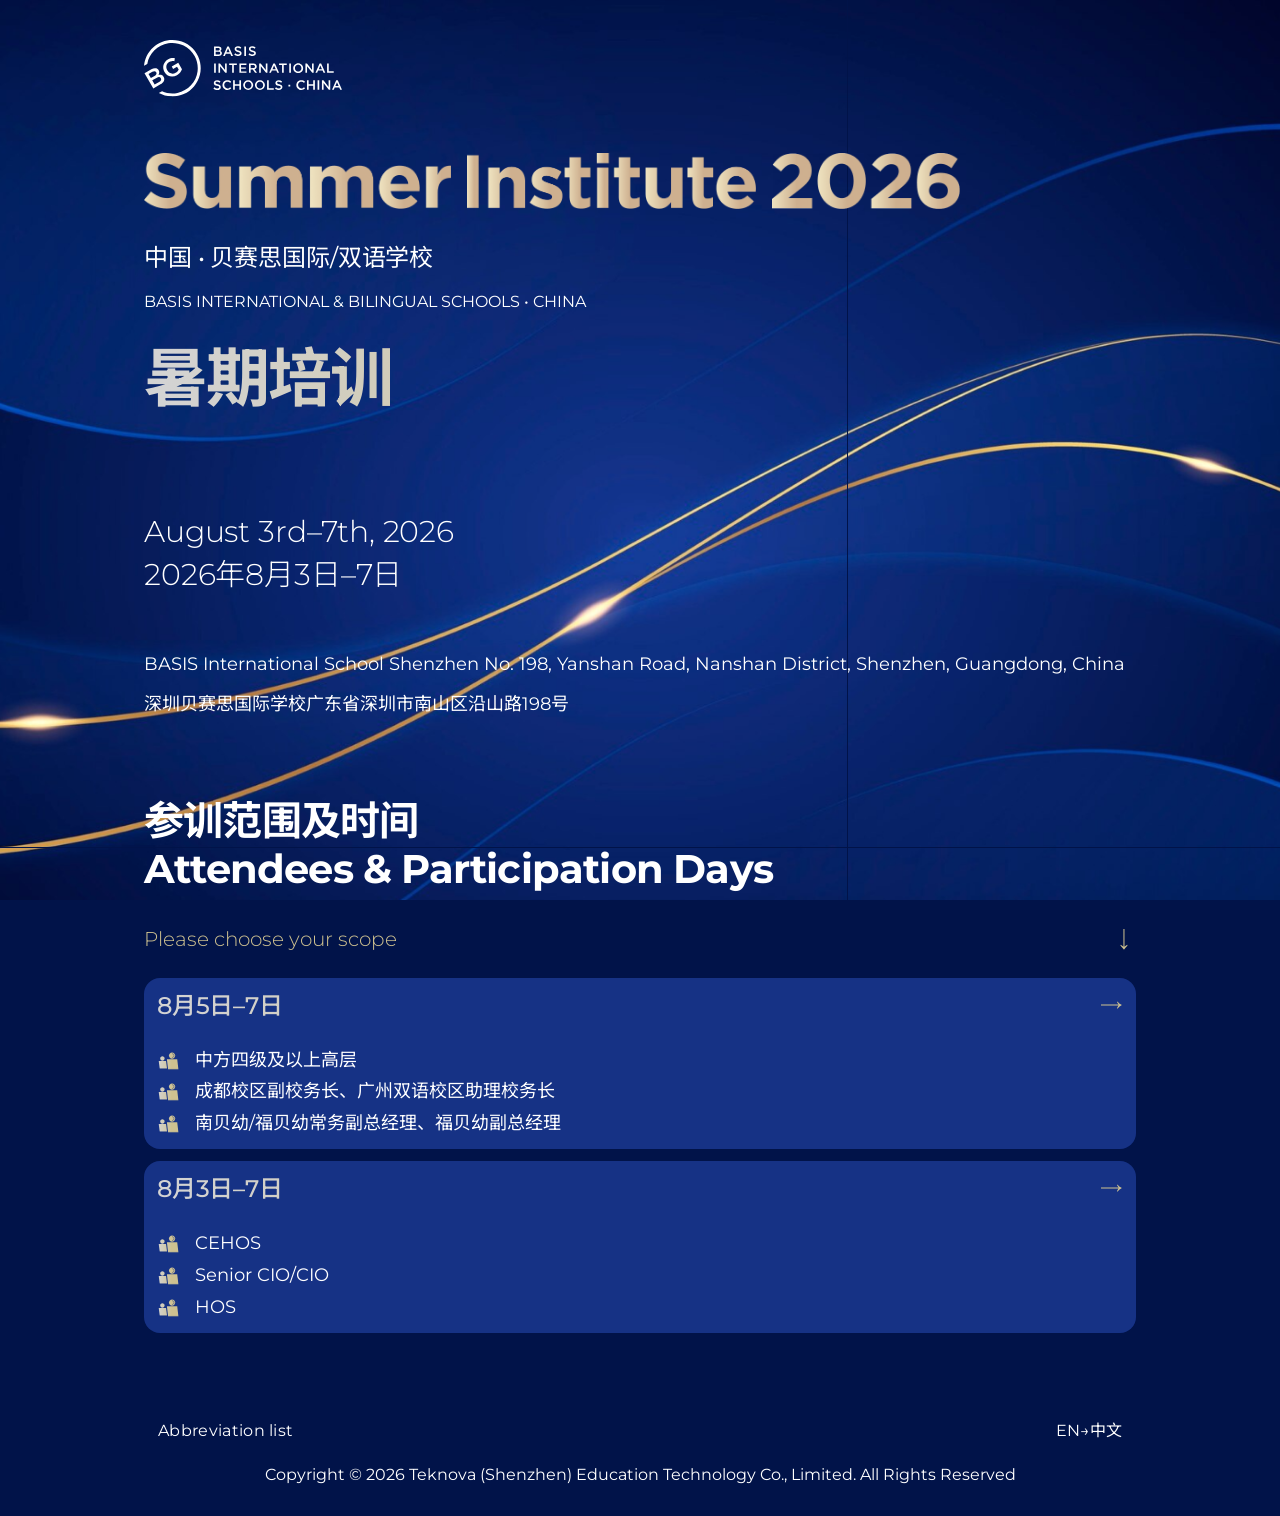
<file: photo-live.html>
<!DOCTYPE html>
<html lang="zh-CN">
  <head>
    <meta charset="UTF-8" />
    <meta name="viewport" content="width=device-width, initial-scale=1" />
    <title data-i18n="menu.photo">Photo Live Streaming</title>
    <meta name="theme-color" content="#011349" />
    <link rel="preconnect" href="https://fonts.googleapis.com" />
    <link rel="preconnect" href="https://fonts.gstatic.com" crossorigin />
    <link rel="stylesheet" href="https://fonts.googleapis.com/css2?family=Montserrat:ital,wght@0,300;0,400;0,600;0,700;1,400&family=Noto+Sans+SC:wght@300;400;500;700&display=swap" media="print" onload="this.media='all'" />
    <noscript><link rel="stylesheet" href="https://fonts.googleapis.com/css2?family=Montserrat:ital,wght@0,300;0,400;0,600;0,700;1,400&family=Noto+Sans+SC:wght@300;400;500;700&display=swap" /></noscript>
    <link rel="stylesheet" href="css/critical.css" />
    <link rel="stylesheet" href="css/main.css" />
  </head>
  <body class="si" data-page="detail" data-section="photo">
    <a class="skip-link" href="#detail-main" data-i18n="a11y.skip">跳到主内容</a>
    <div class="si-page">
      <header class="si-detail-header">
        <div class="container si-detail-header__inner">
          <a class="si-back" href="menu.html" data-i18n="detail.back">返回</a>
          <h1 class="si-detail-title" data-i18n="menu.photo">Photo Live Streaming</h1>
        </div>
      </header>
      <main id="detail-main" class="si-detail-main container">
        <p class="si-detail-scope" id="detail-scope" aria-live="polite"></p>
        <section class="si-detail-body" aria-labelledby="detail-heading">
          <h2 class="visually-hidden" id="detail-heading" data-i18n="detail.sectionHeading">内容区</h2>
          <p class="si-placeholder" id="detail-placeholder"></p>
        </section>
      </main>
    </div>

      <footer class="si-footer">
        <div class="container si-footer__inner">
          <div class="si-footer__toolbar">
            <a class="si-home-abbrev-btn" href="abbreviations.html" data-i18n="abbr.indexLink">缩略语表</a>
            <button type="button" class="si-lang" id="lang-toggle" aria-label="">
              <span class="si-lang__label" data-i18n="header.langLabel">中文→EN</span>
            </button>
          </div>
          <p class="si-footer__copy" data-i18n="footer.copyright">Copyright © 2026 Teknova (Shenzhen) Education Technology Co., Limited. All Rights Reserved</p>
          <p class="si-footer__icp">
            <a class="si-footer__link" href="https://beian.miit.gov.cn/" rel="noopener noreferrer" target="_blank" data-i18n="footer.icp">ICP备案号：粤ICP备19153114号</a>
          </p>
        </div>
      </footer>
    <script src="js/i18n.js" defer></script>
    <script src="js/image-background.js" defer></script>
  </body>
</html>
</file>
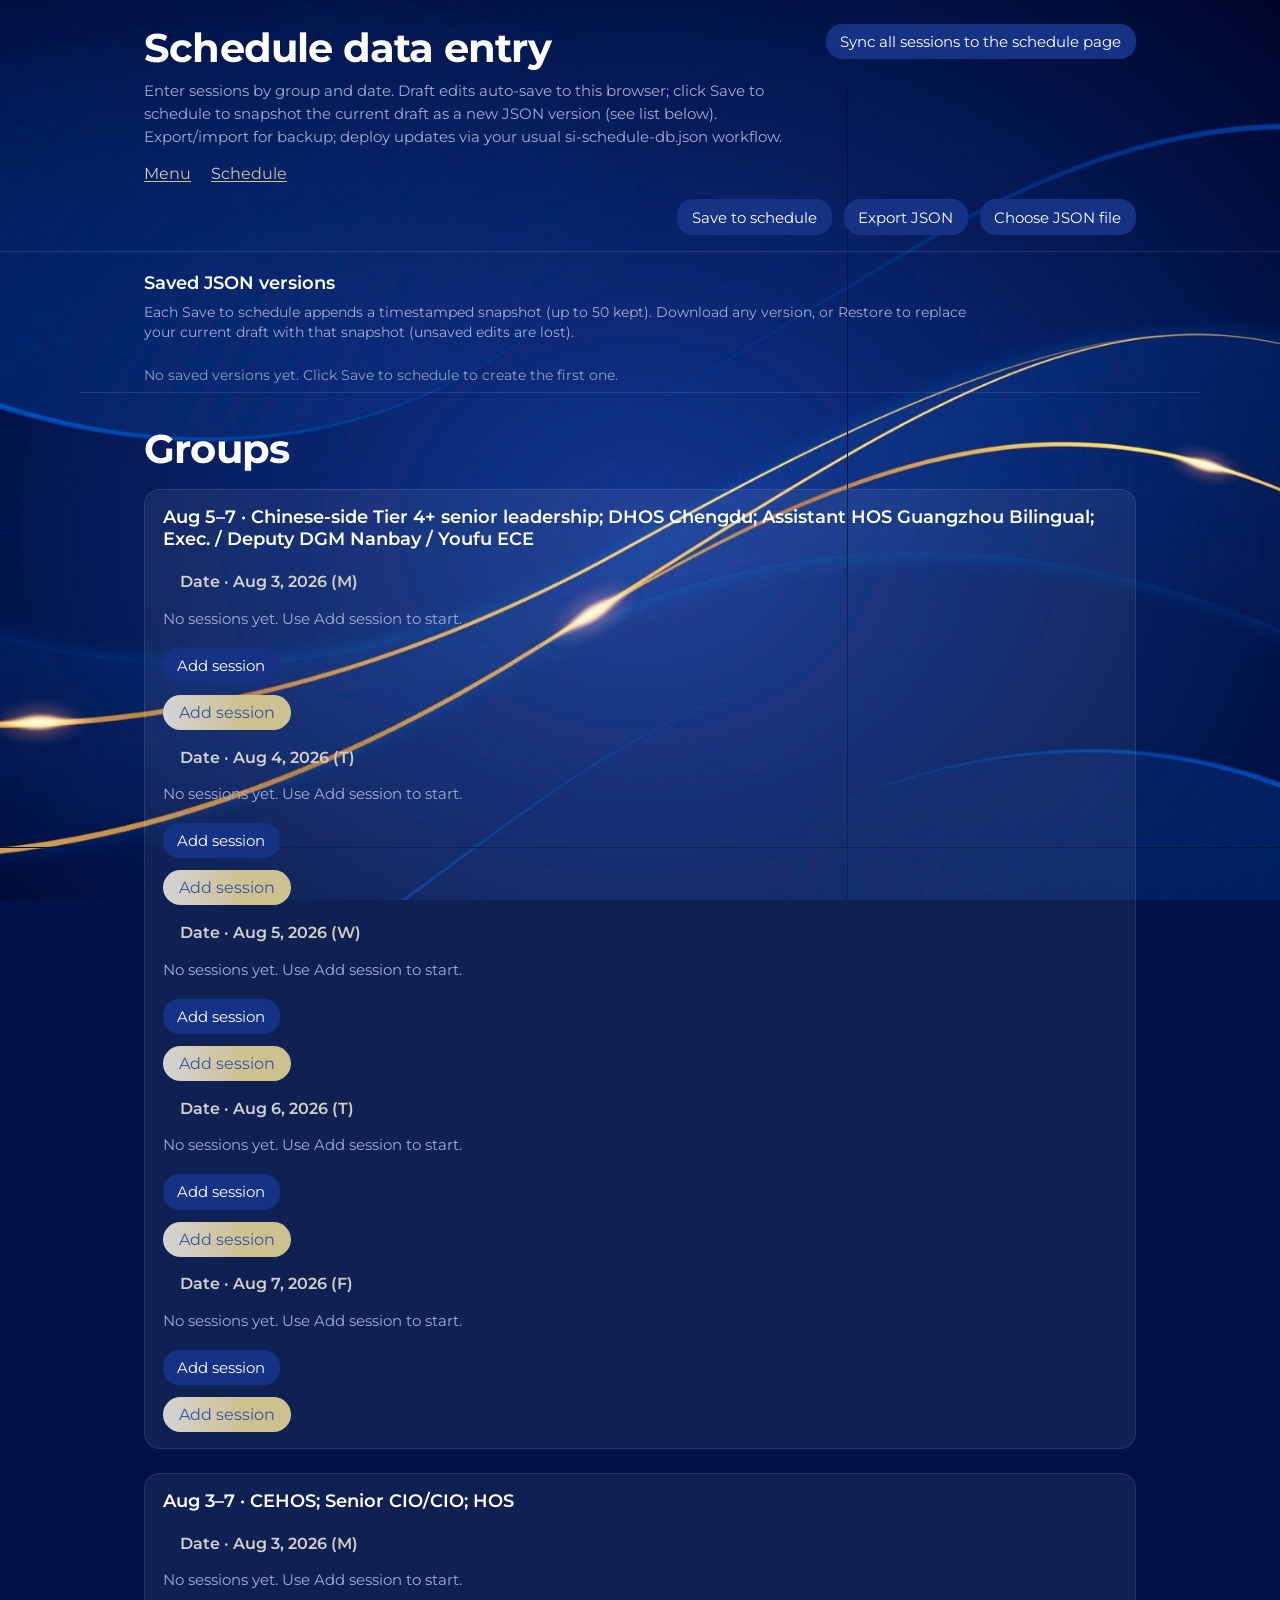
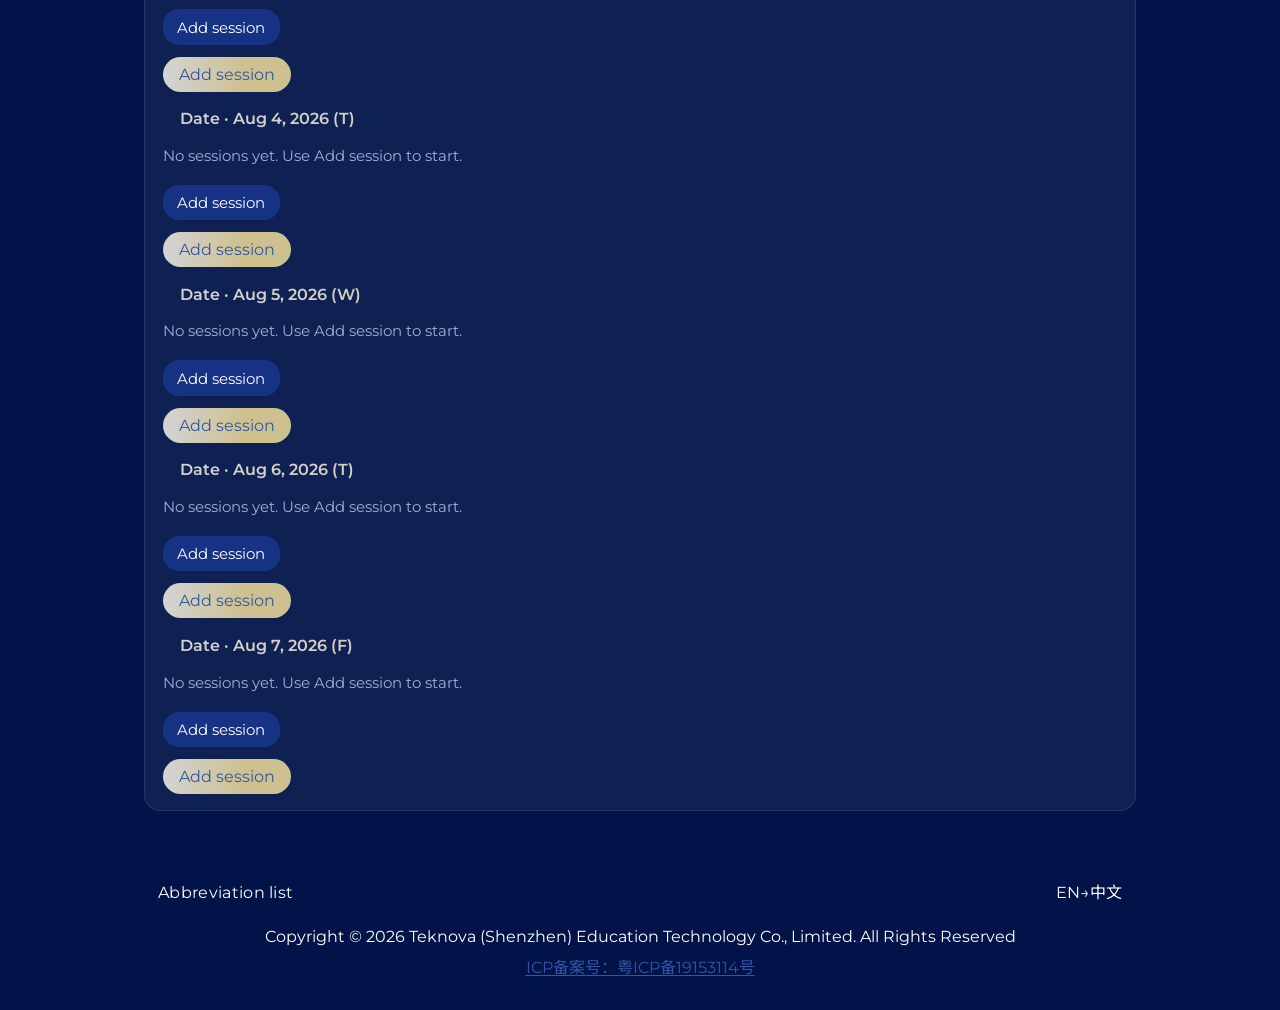
<file: schedule-db.html>
<!DOCTYPE html>
<html lang="zh-CN">
  <head>
    <meta charset="UTF-8" />
    <meta name="viewport" content="width=device-width, initial-scale=1" />
    <title data-i18n="schdb.metaTitle">日程数据录入 · 2026 Summer Institute</title>
    <meta name="theme-color" content="#011349" />
    <link rel="preconnect" href="https://fonts.googleapis.com" />
    <link rel="preconnect" href="https://fonts.gstatic.com" crossorigin />
    <link rel="stylesheet" href="https://fonts.googleapis.com/css2?family=Montserrat:ital,wght@0,300;0,400;0,600;0,700;1,400&family=Noto+Sans+SC:wght@300;400;500;700&display=swap" media="print" onload="this.media='all'" />
    <noscript><link rel="stylesheet" href="https://fonts.googleapis.com/css2?family=Montserrat:ital,wght@0,300;0,400;0,600;0,700;1,400&family=Noto+Sans+SC:wght@300;400;500;700&display=swap" /></noscript>
    <link rel="stylesheet" href="css/critical.css" />
    <link rel="stylesheet" href="css/main.css" />
  </head>
  <body class="si si-page si-page--schdb" data-page="schdb">
    <a class="skip-link" href="#schdb-main" data-i18n="a11y.skip">跳到主内容</a>

    <header class="si-schdb-header">
      <div class="container si-schdb-header__inner">
        <div class="si-schdb-header__row">
          <div>
            <h1 class="si-h2 si-schdb-header__title" data-i18n="schdb.title">日程数据录入</h1>
            <p class="si-schdb-lead" data-i18n="schdb.lead"></p>
          </div>
          <div class="si-schdb-header__actions">
            <button type="button" class="si-schdb-toolbar__btn si-schdb-header__sync-front" id="schdb-sync-front" data-i18n="schdb.syncToFront">
              同步所有日程到前台
            </button>
          </div>
        </div>
        <nav class="si-schdb-nav" aria-label="">
          <a class="si-schdb-nav__link" href="menu.html" data-i18n="schedule.menu">菜单</a>
          <a class="si-schdb-nav__link" href="schedule.html" data-i18n="menu.schedule">日程安排</a>
        </nav>
        <div class="si-schdb-toolbar">
          <span class="si-schdb-toolbar__status" id="schdb-save-status" aria-live="polite"></span>
          <button type="button" class="si-schdb-toolbar__btn" id="schdb-save" data-i18n="schdb.saveToSchedule">
            Save to schedule
          </button>
          <button type="button" class="si-schdb-toolbar__btn" id="schdb-export" data-i18n="schdb.export">
            导出 JSON
          </button>
          <button type="button" class="si-schdb-toolbar__btn" id="schdb-import-btn" data-i18n="schdb.importPick">
            选择 JSON 文件
          </button>
          <input type="file" id="schdb-import" accept="application/json,.json" hidden />
        </div>
      </div>
    </header>

    <section
      id="schdb-versions-section"
      class="si-schdb-versions-section container"
      aria-labelledby="schdb-versions-heading"
    >
      <h2 id="schdb-versions-heading" class="si-schdb-versions__title" data-i18n="schdb.versionsHeading">
        Saved JSON versions
      </h2>
      <p class="si-schdb-versions__hint" data-i18n="schdb.versionsHint"></p>
      <ul id="schdb-versions-list" class="si-schdb-versions-list" role="list"></ul>
    </section>

    <main id="schdb-main" class="si-schdb-main container"></main>

    <footer class="si-footer">
      <div class="container si-footer__inner">
        <div class="si-footer__toolbar">
          <a class="si-home-abbrev-btn" href="abbreviations.html" data-i18n="abbr.indexLink">缩略语表</a>
          <button type="button" class="si-lang si-lang--menu" id="lang-toggle" aria-label="">
            <span class="si-lang__label" data-i18n="header.langLabel">中文→EN</span>
          </button>
        </div>
        <p class="si-footer__copy" data-i18n="footer.copyright">Copyright © 2026 Teknova (Shenzhen) Education Technology Co., Limited. All Rights Reserved</p>
        <p class="si-footer__icp">
          <a class="si-footer__link" href="https://beian.miit.gov.cn/" rel="noopener noreferrer" target="_blank" data-i18n="footer.icp">ICP备案号：粤ICP备19153114号</a>
        </p>
      </div>
    </footer>

    <script src="js/schedule-page.js" defer></script>
    <script src="js/i18n.js" defer></script>
    <script src="js/schedule-db-page.js" defer></script>
    <script src="js/image-background.js" defer></script>
  </body>
</html>
</file>
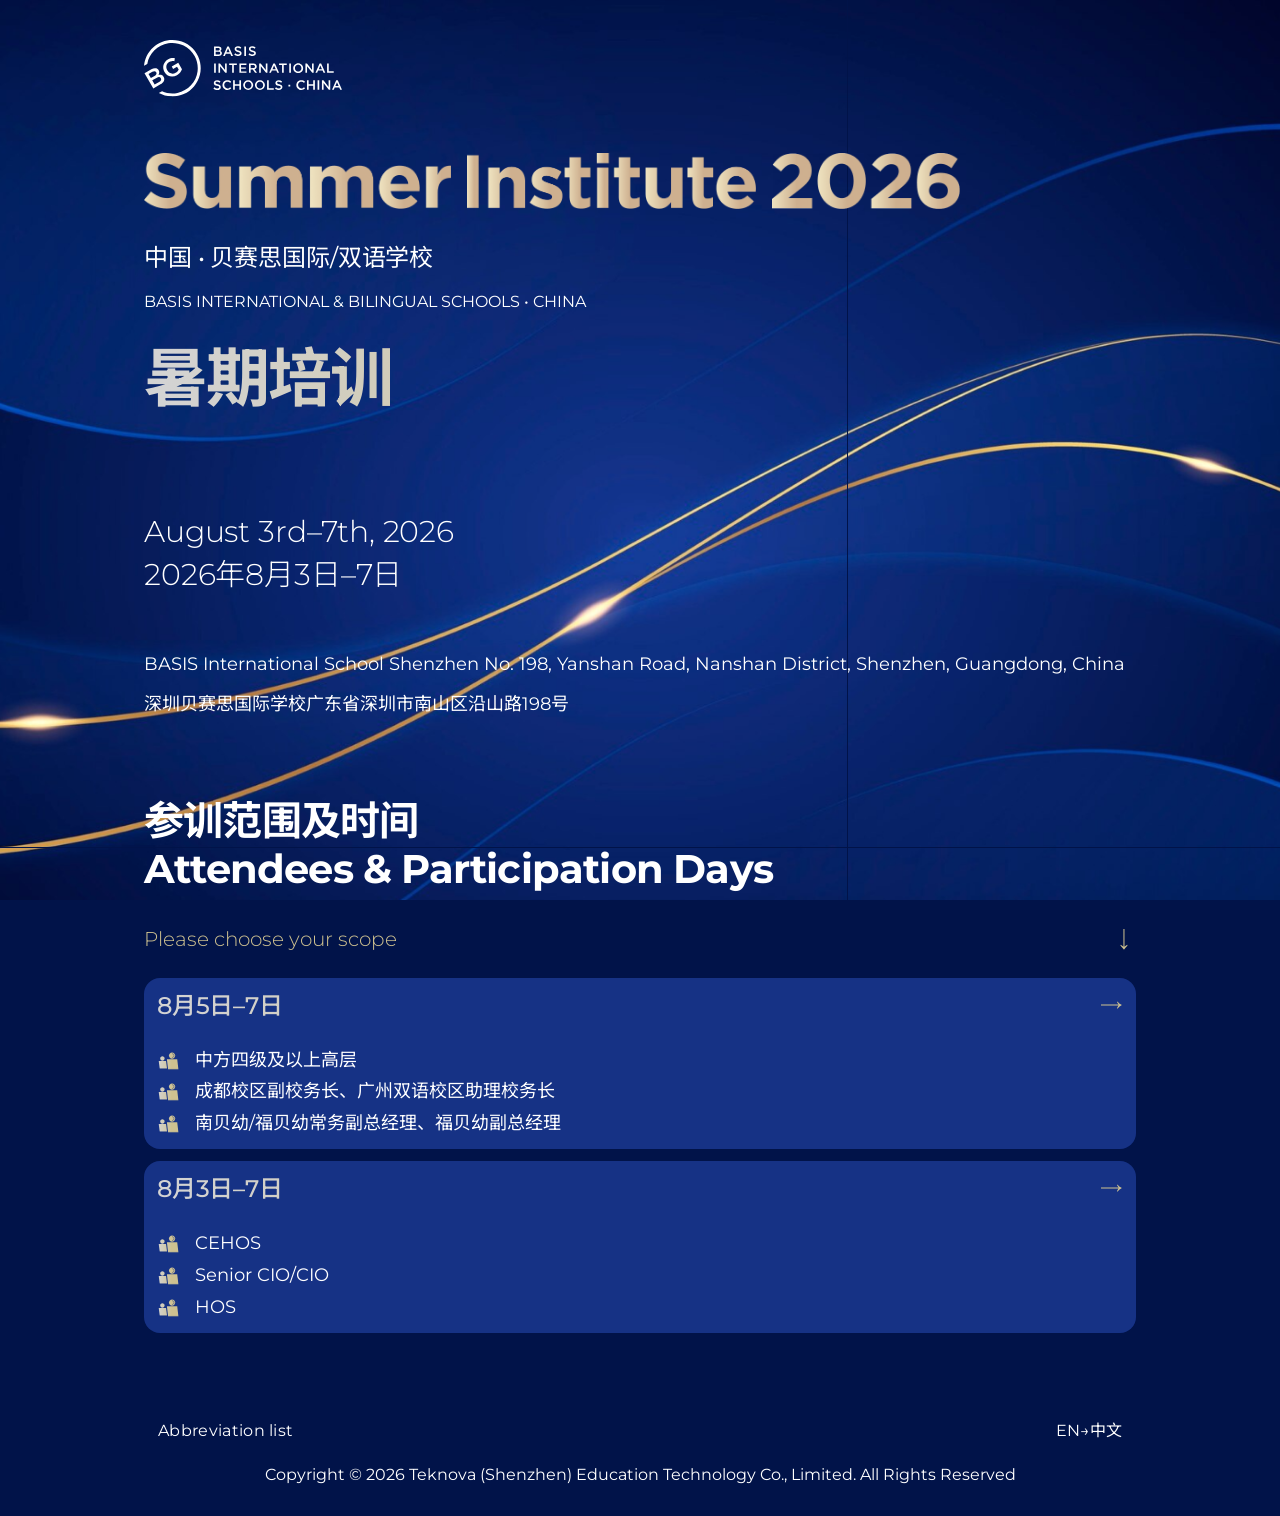
<file: schedule.html>
<!DOCTYPE html>
<html lang="zh-CN">
  <head>
    <meta charset="UTF-8" />
    <meta name="viewport" content="width=device-width, initial-scale=1" />
    <title data-i18n="menu.schedule">Schedule</title>
    <meta name="theme-color" content="#011349" />
    <link rel="preconnect" href="https://fonts.googleapis.com" />
    <link rel="preconnect" href="https://fonts.gstatic.com" crossorigin />
    <link rel="stylesheet" href="https://fonts.googleapis.com/css2?family=Montserrat:ital,wght@0,300;0,400;0,600;0,700;1,400&family=Noto+Sans+SC:wght@300;400;500;700&display=swap" media="print" onload="this.media='all'" />
    <noscript><link rel="stylesheet" href="https://fonts.googleapis.com/css2?family=Montserrat:ital,wght@0,300;0,400;0,600;0,700;1,400&family=Noto+Sans+SC:wght@300;400;500;700&display=swap" /></noscript>
    <link rel="stylesheet" href="css/critical.css" />
    <link rel="stylesheet" href="css/main.css" />
  </head>
  <body class="si" data-page="schedule">
    <a class="skip-link" href="#schedule-main" data-i18n="a11y.skip">跳到主内容</a>

    <div class="si-page si-page--schedule">
      <header class="si-schedule-top">
        <div class="container si-schedule-top__inner">
          <div class="si-schedule-brand">
            <img
              class="si-schedule-logo"
              src="img/Logo2026.png"
              alt=""
              width="363"
              height="64"
              decoding="async"
              data-i18n-alt="schedule.logoAlt"
            />
          </div>
          <div class="si-schedule-top__actions">
            <a class="si-schedule-menu-pill" href="menu.html" data-i18n="schedule.menu">Menu</a>
          </div>
        </div>
      </header>

      <main id="schedule-main" class="si-schedule-main container">
        <p class="si-schedule-scope" id="schedule-scope" hidden></p>

        <h1 class="si-schedule-title" data-i18n="menu.schedule">Schedule</h1>

        <div class="si-date-tabs" role="tablist" aria-label="" id="schedule-date-tabs"></div>

        <div id="schedule-day-panels" class="si-schedule-panels"></div>
      </main>

      <footer class="si-footer">
        <div class="container si-footer__inner">
          <div class="si-footer__toolbar">
            <a class="si-home-abbrev-btn" href="abbreviations.html" data-i18n="abbr.indexLink">缩略语表</a>
            <button type="button" class="si-lang" id="lang-toggle" aria-label="">
              <span class="si-lang__label" data-i18n="header.langLabel">中文→EN</span>
            </button>
          </div>
          <p class="si-footer__copy" data-i18n="footer.copyright">Copyright © 2026 Teknova (Shenzhen) Education Technology Co., Limited. All Rights Reserved</p>
          <p class="si-footer__icp">
            <a class="si-footer__link" href="https://beian.miit.gov.cn/" rel="noopener noreferrer" target="_blank" data-i18n="footer.icp">ICP备案号：粤ICP备19153114号</a>
          </p>
        </div>
      </footer>
    </div>

    <script src="js/schedule-page.js" defer></script>
    <script src="js/i18n.js" defer></script>
    <script src="js/image-background.js" defer></script>
  </body>
</html>
</file>
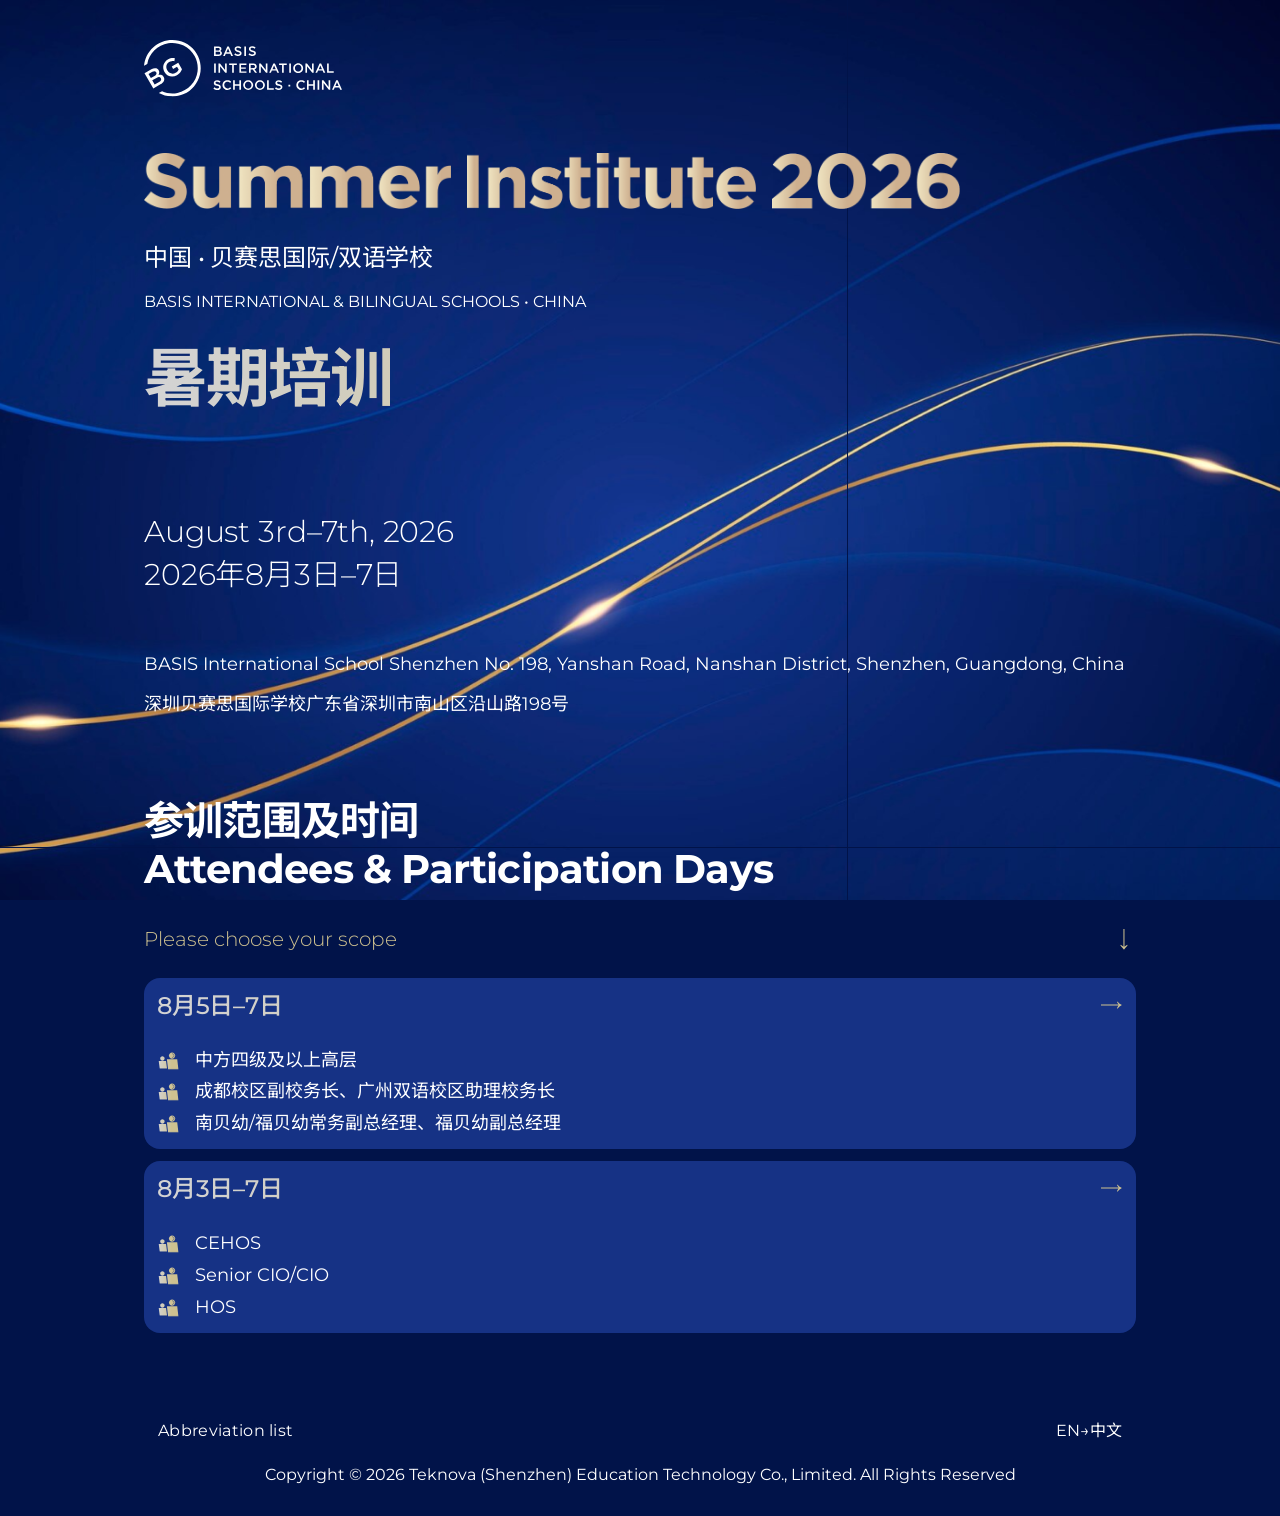
<file: transport-campus-dinner.html>
<!DOCTYPE html>
<html lang="zh-CN">
  <head>
    <meta charset="UTF-8" />
    <meta name="viewport" content="width=device-width, initial-scale=1" />
    <title data-i18n="transport.tile1">Bus Arrangement for Campus Dinner</title>
    <meta name="theme-color" content="#011349" />
    <link rel="preconnect" href="https://fonts.googleapis.com" />
    <link rel="preconnect" href="https://fonts.gstatic.com" crossorigin />
    <link rel="stylesheet" href="https://fonts.googleapis.com/css2?family=Montserrat:ital,wght@0,300;0,400;0,600;0,700;1,400&family=Noto+Sans+SC:wght@300;400;500;700&display=swap" media="print" onload="this.media='all'" />
    <noscript><link rel="stylesheet" href="https://fonts.googleapis.com/css2?family=Montserrat:ital,wght@0,300;0,400;0,600;0,700;1,400&family=Noto+Sans+SC:wght@300;400;500;700&display=swap" /></noscript>
    <link rel="stylesheet" href="css/critical.css" />
    <link rel="stylesheet" href="css/main.css" />
  </head>
  <body class="si table-style-a" data-page="inner" data-section="transport-campus-dinner">
    <a class="skip-link" href="#inner-main" data-i18n="a11y.skip">跳到主内容</a>
    <div class="si-page si-page--inner">
      <header class="si-schedule-top">
        <div class="container si-schedule-top__inner">
          <div class="si-schedule-brand">
            <img
              class="si-schedule-logo"
              src="img/Logo2026.png"
              alt=""
              width="363"
              height="64"
              decoding="async"
              data-i18n-alt="schedule.logoAlt"
            />
          </div>
          <div class="si-schedule-top__actions">
            <a class="si-schedule-menu-pill" href="menu.html" data-i18n="schedule.menu">Menu</a>
          </div>
        </div>
      </header>

      <main id="inner-main" class="si-inner-main container">
        <p class="si-inner-p">
          <a class="si-loc-link" href="transportation.html" data-i18n="transport.backLink">← 返回交通安排</a>
        </p>
        <h1 class="si-inner-page-title" data-i18n="transport.tile1">Bus for Campus Dinner</h1>
        <p class="si-transport-dinner-scope" data-i18n="transport.dinnerScope">仅限8月6日校区聚餐</p>
        <p class="si-inner-lead" data-i18n="transport.dinnerLead"></p>
        <div class="si-card table-style-a__wrap si-card--tablewrap">
          <table class="si-inner-table table-style-a__table table-style-a__table--cells-center si-transport-dinner-table">
            <caption class="visually-hidden" data-i18n="transport.dinnerBusCaption"></caption>
            <thead>
              <tr>
                <th scope="col" data-i18n="transport.dinnerBusColPersonnel">人员</th>
                <th scope="col" data-i18n="transport.dinnerBusColVehicle">车辆编号</th>
              </tr>
            </thead>
            <tbody>
              <tr>
                <td data-i18n="transport.dinnerBusR1p"></td>
                <td data-i18n="transport.dinnerBusR1v"></td>
              </tr>
              <tr>
                <td data-i18n="transport.dinnerBusR2p"></td>
                <td data-i18n="transport.dinnerBusR2v"></td>
              </tr>
              <tr>
                <td data-i18n="transport.dinnerBusR3p"></td>
                <td data-i18n="transport.dinnerBusR3v"></td>
              </tr>
              <tr>
                <td data-i18n="transport.dinnerBusR4p"></td>
                <td data-i18n="transport.dinnerBusR4v"></td>
              </tr>
              <tr>
                <td data-i18n="transport.dinnerBusR5p"></td>
                <td data-i18n="transport.dinnerBusR5v"></td>
              </tr>
              <tr>
                <td data-i18n="transport.dinnerBusR6p"></td>
                <td data-i18n="transport.dinnerBusR6v"></td>
              </tr>
              <tr>
                <td data-i18n="transport.dinnerBusR7p"></td>
                <td data-i18n="transport.dinnerBusR7v"></td>
              </tr>
              <tr>
                <td data-i18n="transport.dinnerBusR8p"></td>
                <td data-i18n="transport.dinnerBusR8v"></td>
              </tr>
              <tr>
                <td data-i18n="transport.dinnerBusR9p"></td>
                <td data-i18n="transport.dinnerBusR9v"></td>
              </tr>
              <tr>
                <td data-i18n="transport.dinnerBusR10p"></td>
                <td data-i18n="transport.dinnerBusR10v"></td>
              </tr>
            </tbody>
          </table>
        </div>
      </main>
    </div>

      <footer class="si-footer">
        <div class="container si-footer__inner">
          <div class="si-footer__toolbar">
            <a class="si-home-abbrev-btn" href="abbreviations.html" data-i18n="abbr.indexLink">缩略语表</a>
            <button type="button" class="si-lang" id="lang-toggle" aria-label="">
              <span class="si-lang__label" data-i18n="header.langLabel">中文→EN</span>
            </button>
          </div>
          <p class="si-footer__copy" data-i18n="footer.copyright">Copyright © 2026 Teknova (Shenzhen) Education Technology Co., Limited. All Rights Reserved</p>
          <p class="si-footer__icp">
            <a class="si-footer__link" href="https://beian.miit.gov.cn/" rel="noopener noreferrer" target="_blank" data-i18n="footer.icp">ICP备案号：粤ICP备19153114号</a>
          </p>
        </div>
      </footer>
    <script src="js/i18n.js" defer></script>
    <script src="js/image-background.js" defer></script>
  </body>
</html>
</file>
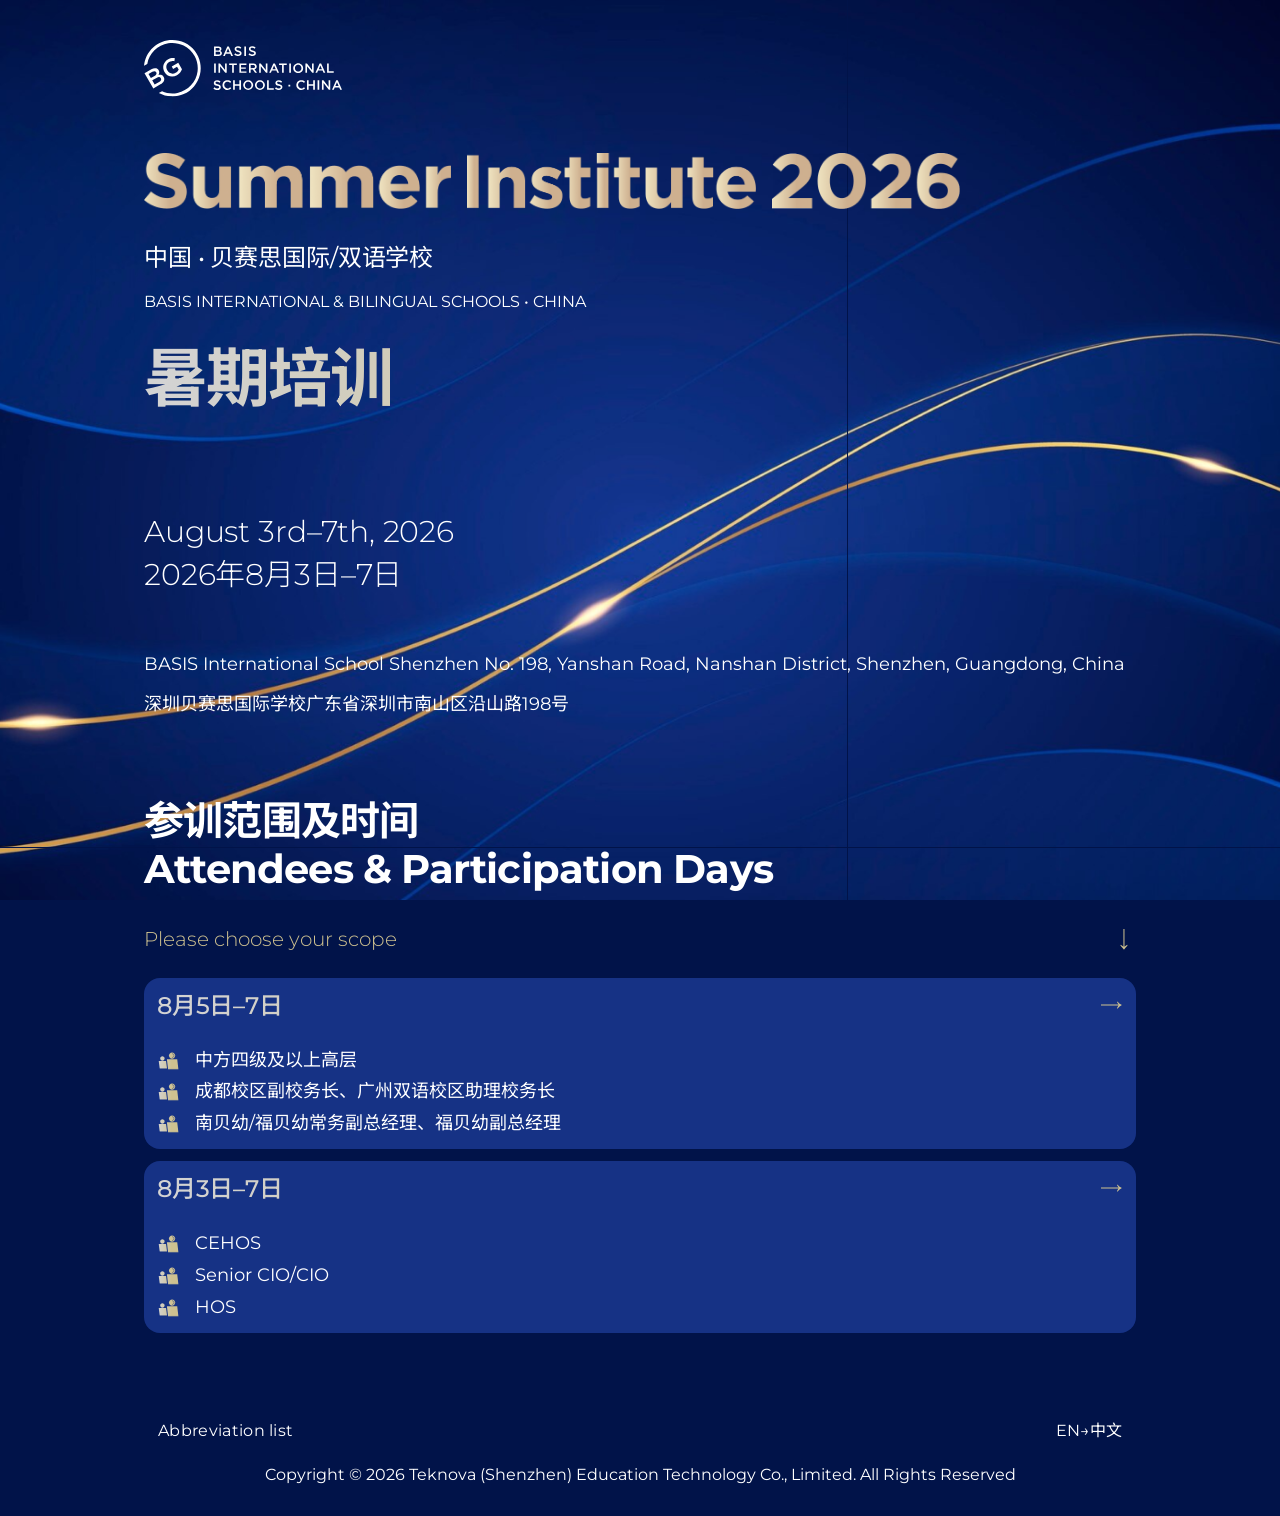
<file: transport-timetable.html>
<!DOCTYPE html>
<html lang="zh-CN">
  <head>
    <meta charset="UTF-8" />
    <meta name="viewport" content="width=device-width, initial-scale=1" />
    <title data-i18n="transport.tile2">Shuttle Schedule</title>
    <meta name="theme-color" content="#011349" />
    <link rel="preconnect" href="https://fonts.googleapis.com" />
    <link rel="preconnect" href="https://fonts.gstatic.com" crossorigin />
    <link rel="stylesheet" href="https://fonts.googleapis.com/css2?family=Montserrat:ital,wght@0,300;0,400;0,600;0,700;1,400&family=Noto+Sans+SC:wght@300;400;500;700&display=swap" media="print" onload="this.media='all'" />
    <noscript><link rel="stylesheet" href="https://fonts.googleapis.com/css2?family=Montserrat:ital,wght@0,300;0,400;0,600;0,700;1,400&family=Noto+Sans+SC:wght@300;400;500;700&display=swap" /></noscript>
    <link rel="stylesheet" href="css/critical.css" />
    <link rel="stylesheet" href="css/main.css" />
  </head>
  <body class="si table-style-a" data-page="inner" data-section="transport-timetable">
    <a class="skip-link" href="#inner-main" data-i18n="a11y.skip">跳到主内容</a>
    <div class="si-page si-page--inner">
      <header class="si-schedule-top">
        <div class="container si-schedule-top__inner">
          <div class="si-schedule-brand">
            <img
              class="si-schedule-logo"
              src="img/Logo2026.png"
              alt=""
              width="363"
              height="64"
              decoding="async"
              data-i18n-alt="schedule.logoAlt"
            />
          </div>
          <div class="si-schedule-top__actions">
            <a class="si-schedule-menu-pill" href="menu.html" data-i18n="schedule.menu">Menu</a>
          </div>
        </div>
      </header>

      <main id="inner-main" class="si-inner-main container">
        <p class="si-inner-p">
          <a class="si-loc-link" href="transportation.html" data-i18n="transport.backLink">← 返回交通安排</a>
        </p>
        <h1 class="si-inner-page-title" data-i18n="transport.tile2">Shuttle Schedule</h1>
        <p class="si-inner-lead" data-i18n="transport.timetableLead"></p>

        <section class="si-inner-stack" aria-labelledby="shuttle-addr-1">
          <h2 id="shuttle-addr-1" class="si-section-label" data-i18n="transport.shuttleAddr1Title">住宿地点：深圳鹏瑞莱佛士酒店</h2>
          <div class="si-card table-style-a__wrap si-card--tablewrap">
            <table class="si-inner-table si-inner-table--center table-style-a__table table-style-a__table--cells-center">
                <thead>
                  <tr>
                    <th scope="col" data-i18n="transport.scheduleColDate">日期</th>
                    <th scope="col" data-i18n="transport.scheduleColDepart">发车时间</th>
                    <th scope="col" data-i18n="transport.scheduleColRoute">路线</th>
                  </tr>
                </thead>
                <tbody>
                  <tr>
                    <td rowspan="3" data-i18n="transport.andazDate5">8月5日 (周三)</td>
                    <td data-i18n="transport.andaz5t1">7:20</td>
                    <td data-i18n="transport.andaz5r1">酒店 → 南贝幼校区</td>
                  </tr>
                  <tr>
                    <td data-i18n="transport.andaz5t2">17:30</td>
                    <td data-i18n="transport.andaz5r2">南贝幼校区 → 晚宴餐厅（南山香格里拉酒店）</td>
                  </tr>
                  <tr>
                    <td data-i18n="transport.andaz5t3">20:30</td>
                    <td data-i18n="transport.andaz5r3">晚宴餐厅（南山香格里拉酒店）→ 酒店</td>
                  </tr>
                  <tr>
                    <td rowspan="3" data-i18n="transport.andazDate6">8月6日 (周四)</td>
                    <td data-i18n="transport.andaz6t1">7:40</td>
                    <td data-i18n="transport.andaz6r1">酒店 → 蛇口校区</td>
                  </tr>
                  <tr>
                    <td data-i18n="transport.andaz6t2">17:30</td>
                    <td data-i18n="transport.andaz6r2">蛇口校区 → 各校自定餐厅</td>
                  </tr>
                  <tr>
                    <td data-i18n="transport.andaz6t3">20:30</td>
                    <td data-i18n="transport.andaz6r3">各校自定餐厅 → 酒店（校区行政安排）</td>
                  </tr>
                  <tr>
                    <td rowspan="2" data-i18n="transport.andazDate7">8月7日 (周五)</td>
                    <td data-i18n="transport.andaz7t1">7:40</td>
                    <td data-i18n="transport.andaz7r1">酒店 → 蛇口校区</td>
                  </tr>
                  <tr>
                    <td data-i18n="transport.andaz7t2">17:30</td>
                    <td data-i18n="transport.andaz7r2">蛇口校区 → 机场/归校</td>
                  </tr>
                </tbody>
            </table>
            <div class="si-card si-card--white si-card--prose">
              <!-- <ol class="si-loc-row si-loc-row--address-inline"> -->
                <!-- <li class="si-hotel-notice-point"> -->
                  <span data-i18n="hotel.notice4">酒店上车/下车点：</span>
                  <button
                    type="button"
                    class="si-img-lightbox-trigger"
                    data-si-lightbox-src="images/andaz-pick-up.png"
                    data-i18n-aria-label="hotel.viewLargeImage"
                    aria-label="查看大图"
                  >
                    <img
                      class="si-hotel-point-img"
                      src="images/andaz-pick-up.png"
                      alt=""
                      height="160"
                      decoding="async"
                      loading="lazy"
                      data-i18n-alt="hotel.pickupPointImgAlt"
                    />
                  </button>
                <!-- </li> -->
              <!-- </ol> -->
            </div>
          </div>
        </section>

        <section class="si-inner-stack" aria-labelledby="shuttle-addr-2">
          <h2 id="shuttle-addr-2" class="si-section-label" data-i18n="transport.shuttleAddr2Title">住宿地点：蛇口校区公寓</h2>
          <div class="si-card table-style-a__wrap si-card--tablewrap">
            <table class="si-inner-table si-inner-table--center table-style-a__table table-style-a__table--cells-center">
                <thead>
                  <tr>
                    <th scope="col" data-i18n="transport.scheduleColDate">日期</th>
                    <th scope="col" data-i18n="transport.scheduleColDepart">发车时间</th>
                    <th scope="col" data-i18n="transport.scheduleColRoute">路线</th>
                  </tr>
                </thead>
                <tbody>
                  <tr>
                    <td rowspan="3" data-i18n="transport.apartmentDate5">8月5日 (周三)</td>
                    <td data-i18n="transport.apt5t1">7:40</td>
                    <td data-i18n="transport.apt5r1">蛇口校区 → 南贝幼校区</td>
                  </tr>
                  <tr>
                    <td data-i18n="transport.apt5t2">17:30</td>
                    <td data-i18n="transport.apt5r2">南贝幼校区 → 晚宴餐厅（南山香格里拉酒店）</td>
                  </tr>
                  <tr>
                    <td data-i18n="transport.apt5t3">20:30</td>
                    <td data-i18n="transport.apt5r3">酒店 → 蛇口校区</td>
                  </tr>
                  <tr>
                    <td rowspan="2" data-i18n="transport.apartmentDate6">8月6日 (周四)</td>
                    <td data-i18n="transport.apt6t1">17:30</td>
                    <td data-i18n="transport.apt6r1">蛇口校区 → 各校自定餐厅</td>
                  </tr>
                  <tr>
                    <td data-i18n="transport.apt6t2">20:30</td>
                    <td data-i18n="transport.apt6r2">各校自定餐厅 → 蛇口校区（校区行政安排）</td>
                  </tr>
                </tbody>
            </table>
          </div>
        </section>

        <section class="si-inner-stack" aria-labelledby="shuttle-addr-3">
          <h2 id="shuttle-addr-3" class="si-section-label" data-i18n="transport.shuttleAddr3Title">其他住家领导</h2>
          <div class="si-card table-style-a__wrap si-card--tablewrap">
            <table class="si-inner-table si-inner-table--center table-style-a__table table-style-a__table--cells-center">
                <thead>
                  <tr>
                    <th scope="col" data-i18n="transport.scheduleColDate">日期</th>
                    <th scope="col" data-i18n="transport.scheduleColDepart">发车时间</th>
                    <th scope="col" data-i18n="transport.scheduleColRoute">路线</th>
                  </tr>
                </thead>
                <tbody>
                  <tr>
                    <td rowspan="3" data-i18n="transport.leadersDate5">8月5日 (周三)</td>
                    <td data-i18n="transport.lr5t1">另行通知</td>
                    <td data-i18n="transport.lr5r1">家 → 南贝幼校区</td>
                  </tr>
                  <tr>
                    <td data-i18n="transport.lr5t2">17:30</td>
                    <td data-i18n="transport.lr5r2">南贝幼校区 → 晚宴餐厅（南山香格里拉酒店）</td>
                  </tr>
                  <tr>
                    <td data-i18n="transport.lr5t3">20:30</td>
                    <td data-i18n="transport.lr5r3">酒店 → 家</td>
                  </tr>
                  <tr>
                    <td rowspan="3" data-i18n="transport.leadersDate6">8月6日 (周四)</td>
                    <td data-i18n="transport.lr6t1">自行安排</td>
                    <td data-i18n="transport.lr6r1">家 → 蛇口校区</td>
                  </tr>
                  <tr>
                    <td data-i18n="transport.lr6t2">17:30</td>
                    <td data-i18n="transport.lr6r2">蛇口校区 → 各校自定餐厅</td>
                  </tr>
                  <tr>
                    <td data-i18n="transport.lr6t3">20:30</td>
                    <td data-i18n="transport.lr6r3">各校自定餐厅 → 家（校区行政安排）</td>
                  </tr>
                  <tr>
                    <td data-i18n="transport.leadersDate7">8月7日 (周五)</td>
                    <td data-i18n="transport.lr7t1">自行安排</td>
                    <td data-i18n="transport.lr7r1">家 ⇌ 蛇口校区</td>
                  </tr>
                </tbody>
            </table>
          </div>
        </section>

        <!-- <p class="si-inner-p si-shuttle-footnote" data-i18n="transport.shuttleCaption"></p> -->
      </main>
    </div>

      <footer class="si-footer">
        <div class="container si-footer__inner">
          <div class="si-footer__toolbar">
            <a class="si-home-abbrev-btn" href="abbreviations.html" data-i18n="abbr.indexLink">缩略语表</a>
            <button type="button" class="si-lang" id="lang-toggle" aria-label="">
              <span class="si-lang__label" data-i18n="header.langLabel">中文→EN</span>
            </button>
          </div>
          <p class="si-footer__copy" data-i18n="footer.copyright">Copyright © 2026 Teknova (Shenzhen) Education Technology Co., Limited. All Rights Reserved</p>
          <p class="si-footer__icp">
            <a class="si-footer__link" href="https://beian.miit.gov.cn/" rel="noopener noreferrer" target="_blank" data-i18n="footer.icp">ICP备案号：粤ICP备19153114号</a>
          </p>
        </div>
      </footer>
    <script src="js/i18n.js" defer></script>
    <script src="js/image-lightbox.js" defer></script>
    <script src="js/image-background.js" defer></script>
  </body>
</html>
</file>
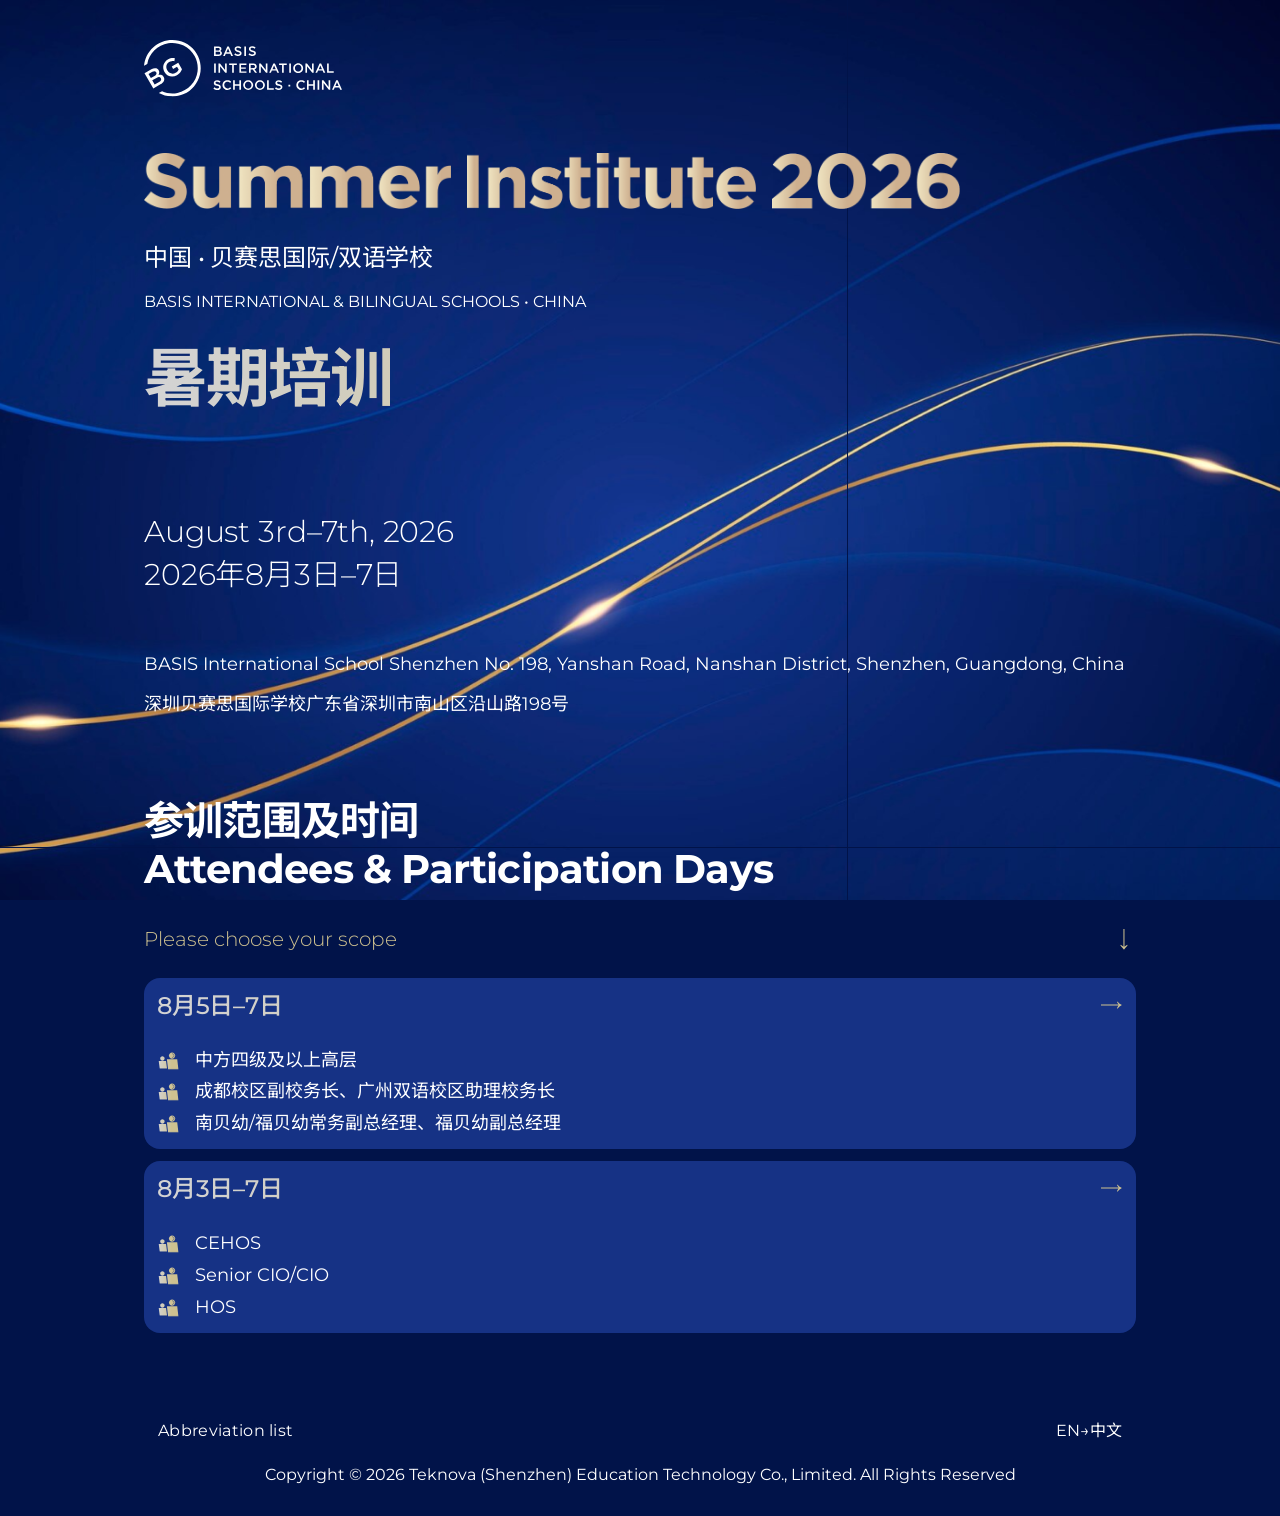
<file: transportation.html>
<!DOCTYPE html>
<html lang="zh-CN">
  <head>
    <meta charset="UTF-8" />
    <meta name="viewport" content="width=device-width, initial-scale=1" />
    <title data-i18n="menu.transportation">Transportation Arrangement</title>
    <meta name="theme-color" content="#011349" />
    <link rel="preconnect" href="https://fonts.googleapis.com" />
    <link rel="preconnect" href="https://fonts.gstatic.com" crossorigin />
    <link rel="stylesheet" href="https://fonts.googleapis.com/css2?family=Montserrat:ital,wght@0,300;0,400;0,600;0,700;1,400&family=Noto+Sans+SC:wght@300;400;500;700&display=swap" media="print" onload="this.media='all'" />
    <noscript><link rel="stylesheet" href="https://fonts.googleapis.com/css2?family=Montserrat:ital,wght@0,300;0,400;0,600;0,700;1,400&family=Noto+Sans+SC:wght@300;400;500;700&display=swap" /></noscript>
    <link rel="stylesheet" href="css/critical.css" />
    <link rel="stylesheet" href="css/main.css" />
  </head>
  <body class="si table-style-a" data-page="inner" data-section="transport">
    <a class="skip-link" href="#inner-main" data-i18n="a11y.skip">跳到主内容</a>
    <div class="si-page si-page--inner">
      <header class="si-schedule-top">
        <div class="container si-schedule-top__inner">
          <div class="si-schedule-brand">
            <img
              class="si-schedule-logo"
              src="img/Logo2026.png"
              alt=""
              width="363"
              height="64"
              decoding="async"
              data-i18n-alt="schedule.logoAlt"
            />
          </div>
          <div class="si-schedule-top__actions">
            <a class="si-schedule-menu-pill" href="menu.html" data-i18n="schedule.menu">Menu</a>
          </div>
        </div>
      </header>

      <main id="inner-main" class="si-inner-main container">
        <section class="si-transport-section si-transport-shuttle" aria-labelledby="transport-shuttle-heading">
          <h1 id="transport-shuttle-heading" class="si-transport-section-title" data-i18n="transport.tile2">Shuttle Schedule</h1>
          <p class="si-inner-lead" data-i18n="transport.timetableLead"></p>

          <div class="si-transport-accordions">
            <article class="si-sch-card si-sch-card--detail si-transport-panel" data-expandable="true">
              <div class="si-sch-card__inner">
                <div class="si-sch-card__lead si-sch-card__lead--expand si-transport-panel__lead">
                  <button
                    type="button"
                    class="si-sch-card__timebtn"
                    aria-expanded="false"
                    aria-controls="transport-panel-1"
                  >
                    <span class="si-sch-card__time si-transport-panel__heading">
                      <span class="si-transport-panel__label" data-i18n="transport.panel1Label">住宿地点：</span>
                      <span class="si-transport-panel__name" data-i18n="transport.panel1Name">安达仕酒店</span>
                    </span>
                  </button>
                  <button
                    type="button"
                    class="si-sch-card__chevbtn"
                    aria-expanded="false"
                    aria-controls="transport-panel-1"
                    tabindex="-1"
                  >
                    <span class="si-sch-card__chev" aria-hidden="true">
                      <svg
                        class="si-sch-chevron"
                        width="24"
                        height="24"
                        viewBox="0 0 24 24"
                        fill="none"
                        xmlns="http://www.w3.org/2000/svg"
                        aria-hidden="true"
                        focusable="false"
                      >
                        <path d="M3 12.5H21V11.5H3V12.5Z" fill="currentColor" />
                        <path d="M11.5 3.5L11.5 21.5H12.5L12.5 3.5L11.5 3.5Z" fill="currentColor" />
                      </svg>
                    </span>
                  </button>
                </div>
                <div class="si-sch-extra" id="transport-panel-1">
                  <div class="si-card table-style-a__wrap si-card--tablewrap">
                    <table
                      class="si-inner-table si-inner-table--center table-style-a__table table-style-a__table--cells-center"
                    >
                      <thead>
                        <tr>
                          <th scope="col" data-i18n="transport.scheduleColDate">日期</th>
                          <th scope="col" data-i18n="transport.scheduleColDepart">发车时间</th>
                          <th scope="col" data-i18n="transport.scheduleColRoute">路线</th>
                        </tr>
                      </thead>
                      <tbody>
                        <tr>
                          <td rowspan="3" data-i18n="transport.andazDate5">8月5日 (周三)</td>
                          <td data-i18n="transport.andaz5t1">7:20</td>
                          <td data-i18n="transport.andaz5r1">酒店 → 南贝幼校区</td>
                        </tr>
                        <tr>
                          <td data-i18n="transport.andaz5t2">17:30</td>
                          <td data-i18n="transport.andaz5r2">南贝幼校区 → 晚宴餐厅（南山香格里拉酒店）</td>
                        </tr>
                        <tr>
                          <td data-i18n="transport.andaz5t3">20:30</td>
                          <td data-i18n="transport.andaz5r3">晚宴餐厅（南山香格里拉酒店）→ 酒店</td>
                        </tr>
                        <tr>
                          <td rowspan="3" data-i18n="transport.andazDate6">8月6日 (周四)</td>
                          <td data-i18n="transport.andaz6t1">7:40</td>
                          <td data-i18n="transport.andaz6r1">酒店 → 蛇口校区</td>
                        </tr>
                        <tr>
                          <td data-i18n="transport.andaz6t2">17:30</td>
                          <td data-i18n="transport.andaz6r2">蛇口校区 → 各校自定餐厅</td>
                        </tr>
                        <tr>
                          <td data-i18n="transport.andaz6t3">20:30</td>
                          <td data-i18n="transport.andaz6r3">各校自定餐厅 → 酒店（校区行政安排）</td>
                        </tr>
                        <tr>
                          <td rowspan="2" data-i18n="transport.andazDate7">8月7日 (周五)</td>
                          <td data-i18n="transport.andaz7t1">7:40</td>
                          <td data-i18n="transport.andaz7r1">酒店 → 蛇口校区</td>
                        </tr>
                        <tr>
                          <td data-i18n="transport.andaz7t2">17:30</td>
                          <td data-i18n="transport.andaz7r2">蛇口校区 → 机场/归校</td>
                        </tr>
                      </tbody>
                    </table>
                    <div class="si-card si-card--white si-card--prose">
                      <span data-i18n="hotel.notice4">酒店上车/下车点：</span>
                      <button
                        type="button"
                        class="si-img-lightbox-trigger"
                        data-si-lightbox-src="images/andaz-pick-up.png"
                        data-i18n-aria-label="hotel.viewLargeImage"
                        aria-label="查看大图"
                      >
                        <img
                          class="si-hotel-point-img"
                          src="images/andaz-pick-up.png"
                          alt=""
                          height="160"
                          decoding="async"
                          loading="lazy"
                          data-i18n-alt="hotel.pickupPointImgAlt"
                        />
                      </button>
                    </div>
                  </div>
                </div>
              </div>
            </article>

            <article class="si-sch-card si-sch-card--detail si-transport-panel" data-expandable="true">
              <div class="si-sch-card__inner">
                <div class="si-sch-card__lead si-sch-card__lead--expand si-transport-panel__lead">
                  <button
                    type="button"
                    class="si-sch-card__timebtn"
                    aria-expanded="false"
                    aria-controls="transport-panel-2"
                  >
                    <span class="si-sch-card__time si-transport-panel__heading">
                      <span class="si-transport-panel__label" data-i18n="transport.panel2Label">住宿地点：</span>
                      <span class="si-transport-panel__name" data-i18n="transport.panel2Name">蛇口校区公寓</span>
                    </span>
                  </button>
                  <button
                    type="button"
                    class="si-sch-card__chevbtn"
                    aria-expanded="false"
                    aria-controls="transport-panel-2"
                    tabindex="-1"
                  >
                    <span class="si-sch-card__chev" aria-hidden="true">
                      <svg
                        class="si-sch-chevron"
                        width="24"
                        height="24"
                        viewBox="0 0 24 24"
                        fill="none"
                        xmlns="http://www.w3.org/2000/svg"
                        aria-hidden="true"
                        focusable="false"
                      >
                        <path d="M3 12.5H21V11.5H3V12.5Z" fill="currentColor" />
                        <path d="M11.5 3.5L11.5 21.5H12.5L12.5 3.5L11.5 3.5Z" fill="currentColor" />
                      </svg>
                    </span>
                  </button>
                </div>
                <div class="si-sch-extra" id="transport-panel-2">
                  <div class="si-card table-style-a__wrap si-card--tablewrap">
                    <table
                      class="si-inner-table si-inner-table--center table-style-a__table table-style-a__table--cells-center"
                    >
                      <thead>
                        <tr>
                          <th scope="col" data-i18n="transport.scheduleColDate">日期</th>
                          <th scope="col" data-i18n="transport.scheduleColDepart">发车时间</th>
                          <th scope="col" data-i18n="transport.scheduleColRoute">路线</th>
                        </tr>
                      </thead>
                      <tbody>
                        <tr>
                          <td rowspan="3" data-i18n="transport.apartmentDate5">8月5日 (周三)</td>
                          <td data-i18n="transport.apt5t1">7:40</td>
                          <td data-i18n="transport.apt5r1">蛇口校区 → 南贝幼校区</td>
                        </tr>
                        <tr>
                          <td data-i18n="transport.apt5t2">17:30</td>
                          <td data-i18n="transport.apt5r2">南贝幼校区 → 晚宴餐厅（南山香格里拉酒店）</td>
                        </tr>
                        <tr>
                          <td data-i18n="transport.apt5t3">20:30</td>
                          <td data-i18n="transport.apt5r3">酒店 → 蛇口校区</td>
                        </tr>
                        <tr>
                          <td rowspan="2" data-i18n="transport.apartmentDate6">8月6日 (周四)</td>
                          <td data-i18n="transport.apt6t1">17:30</td>
                          <td data-i18n="transport.apt6r1">蛇口校区 → 各校自定餐厅</td>
                        </tr>
                        <tr>
                          <td data-i18n="transport.apt6t2">20:30</td>
                          <td data-i18n="transport.apt6r2">各校自定餐厅 → 蛇口校区（校区行政安排）</td>
                        </tr>
                      </tbody>
                    </table>
                  </div>
                </div>
              </div>
            </article>

            <article class="si-sch-card si-sch-card--detail si-transport-panel" data-expandable="true">
              <div class="si-sch-card__inner">
                <div class="si-sch-card__lead si-sch-card__lead--expand si-transport-panel__lead">
                  <button
                    type="button"
                    class="si-sch-card__timebtn"
                    aria-expanded="false"
                    aria-controls="transport-panel-3"
                  >
                    <span class="si-sch-card__time si-transport-panel__heading">
                      <span class="si-transport-panel__label" data-i18n="transport.panel3Label">住宿地点：</span>
                      <span class="si-transport-panel__name" data-i18n="transport.panel3Name">其他</span>
                    </span>
                  </button>
                  <button
                    type="button"
                    class="si-sch-card__chevbtn"
                    aria-expanded="false"
                    aria-controls="transport-panel-3"
                    tabindex="-1"
                  >
                    <span class="si-sch-card__chev" aria-hidden="true">
                      <svg
                        class="si-sch-chevron"
                        width="24"
                        height="24"
                        viewBox="0 0 24 24"
                        fill="none"
                        xmlns="http://www.w3.org/2000/svg"
                        aria-hidden="true"
                        focusable="false"
                      >
                        <path d="M3 12.5H21V11.5H3V12.5Z" fill="currentColor" />
                        <path d="M11.5 3.5L11.5 21.5H12.5L12.5 3.5L11.5 3.5Z" fill="currentColor" />
                      </svg>
                    </span>
                  </button>
                </div>
                <div class="si-sch-extra" id="transport-panel-3">
                  <div class="si-card table-style-a__wrap si-card--tablewrap">
                    <table
                      class="si-inner-table si-inner-table--center table-style-a__table table-style-a__table--cells-center"
                    >
                      <thead>
                        <tr>
                          <th scope="col" data-i18n="transport.scheduleColDate">日期</th>
                          <th scope="col" data-i18n="transport.scheduleColDepart">发车时间</th>
                          <th scope="col" data-i18n="transport.scheduleColRoute">路线</th>
                        </tr>
                      </thead>
                      <tbody>
                        <tr>
                          <td rowspan="3" data-i18n="transport.leadersDate5">8月5日 (周三)</td>
                          <td data-i18n="transport.lr5t1">另行通知</td>
                          <td data-i18n="transport.lr5r1">家 → 南贝幼校区</td>
                        </tr>
                        <tr>
                          <td data-i18n="transport.lr5t2">17:30</td>
                          <td data-i18n="transport.lr5r2">南贝幼校区 → 晚宴餐厅（南山香格里拉酒店）</td>
                        </tr>
                        <tr>
                          <td data-i18n="transport.lr5t3">20:30</td>
                          <td data-i18n="transport.lr5r3">酒店 → 家</td>
                        </tr>
                        <tr>
                          <td rowspan="3" data-i18n="transport.leadersDate6">8月6日 (周四)</td>
                          <td data-i18n="transport.lr6t1">自行安排</td>
                          <td data-i18n="transport.lr6r1">家 → 蛇口校区</td>
                        </tr>
                        <tr>
                          <td data-i18n="transport.lr6t2">17:30</td>
                          <td data-i18n="transport.lr6r2">蛇口校区 → 各校自定餐厅</td>
                        </tr>
                        <tr>
                          <td data-i18n="transport.lr6t3">20:30</td>
                          <td data-i18n="transport.lr6r3">各校自定餐厅 → 家（校区行政安排）</td>
                        </tr>
                        <tr>
                          <td data-i18n="transport.leadersDate7">8月7日 (周五)</td>
                          <td data-i18n="transport.lr7t1">自行安排</td>
                          <td data-i18n="transport.lr7r1">家 ⇌ 蛇口校区</td>
                        </tr>
                      </tbody>
                    </table>
                  </div>
                </div>
              </div>
            </article>
          </div>
        </section>

        <section class="si-transport-section si-transport-dinner" aria-labelledby="transport-dinner-heading">
          <h1 id="transport-dinner-heading" class="si-transport-section-title" data-i18n="transport.tile1">Bus for Campus Dinner</h1>
          <p class="si-transport-dinner-scope" data-i18n="transport.dinnerScope">仅限8月6日校区聚餐</p>
          <p class="si-inner-lead" data-i18n="transport.dinnerLead"></p>
          <div class="si-card table-style-a__wrap si-card--tablewrap">
            <table class="si-inner-table table-style-a__table si-transport-dinner-table">
              <caption class="visually-hidden" data-i18n="transport.dinnerBusCaption"></caption>
              <thead>
                <tr>
                  <th scope="col" data-i18n="transport.dinnerBusColPersonnel">人员</th>
                  <th scope="col" data-i18n="transport.dinnerBusColVehicle">Bus Number</th>
                </tr>
              </thead>
              <tbody>
                <tr>
                  <td data-i18n="transport.dinnerBusR1p">蛇口校区/总校办/BOES</td>
                  <td data-i18n="transport.dinnerBusR1v">1,2,3</td>
                </tr>
                <tr>
                  <td data-i18n="transport.dinnerBusR2p">广州校区/武汉校区</td>
                  <td data-i18n="transport.dinnerBusR2v">4,5,6</td>
                </tr>
                <tr>
                  <td data-i18n="transport.dinnerBusR3p">杭州校区</td>
                  <td data-i18n="transport.dinnerBusR3v">7,8</td>
                </tr>
                <tr>
                  <td data-i18n="transport.dinnerBusR4p">小径湾校区</td>
                  <td data-i18n="transport.dinnerBusR4v">9</td>
                </tr>
                <tr>
                  <td data-i18n="transport.dinnerBusR5p">南京校区/北京校区</td>
                  <td data-i18n="transport.dinnerBusR5v">10,11,12,13</td>
                </tr>
                <tr>
                  <td data-i18n="transport.dinnerBusR6p">福田校区</td>
                  <td data-i18n="transport.dinnerBusR6v">A,B</td>
                </tr>
                <tr>
                  <td data-i18n="transport.dinnerBusR7p">成都校区</td>
                  <td data-i18n="transport.dinnerBusR7v">14</td>
                </tr>
                <tr>
                  <td data-i18n="transport.dinnerBusR8p">南贝幼校区/福贝幼校区</td>
                  <td data-i18n="transport.dinnerBusR8v">15</td>
                </tr>
                <tr>
                  <td data-i18n="transport.dinnerBusR9p">光明校区</td>
                  <td data-i18n="transport.dinnerBusR9v">16</td>
                </tr>
                <tr>
                  <td data-i18n="transport.dinnerBusR10p">广州双语校区</td>
                  <td data-i18n="transport.dinnerBusR10v">17,18</td>
                </tr>
              </tbody>
            </table>
          </div>
        </section>
      </main>
    </div>

      <footer class="si-footer">
        <div class="container si-footer__inner">
          <div class="si-footer__toolbar">
            <a class="si-home-abbrev-btn" href="abbreviations.html" data-i18n="abbr.indexLink">缩略语表</a>
            <button type="button" class="si-lang" id="lang-toggle" aria-label="">
              <span class="si-lang__label" data-i18n="header.langLabel">中文→EN</span>
            </button>
          </div>
          <p class="si-footer__copy" data-i18n="footer.copyright">Copyright © 2026 Teknova (Shenzhen) Education Technology Co., Limited. All Rights Reserved</p>
          <p class="si-footer__icp">
            <a class="si-footer__link" href="https://beian.miit.gov.cn/" rel="noopener noreferrer" target="_blank" data-i18n="footer.icp">ICP备案号：粤ICP备19153114号</a>
          </p>
        </div>
      </footer>
    <script src="js/i18n.js" defer></script>
    <script src="js/transport-page.js" defer></script>
    <script src="js/image-lightbox.js" defer></script>
    <script src="js/image-background.js" defer></script>
  </body>
</html>
</file>
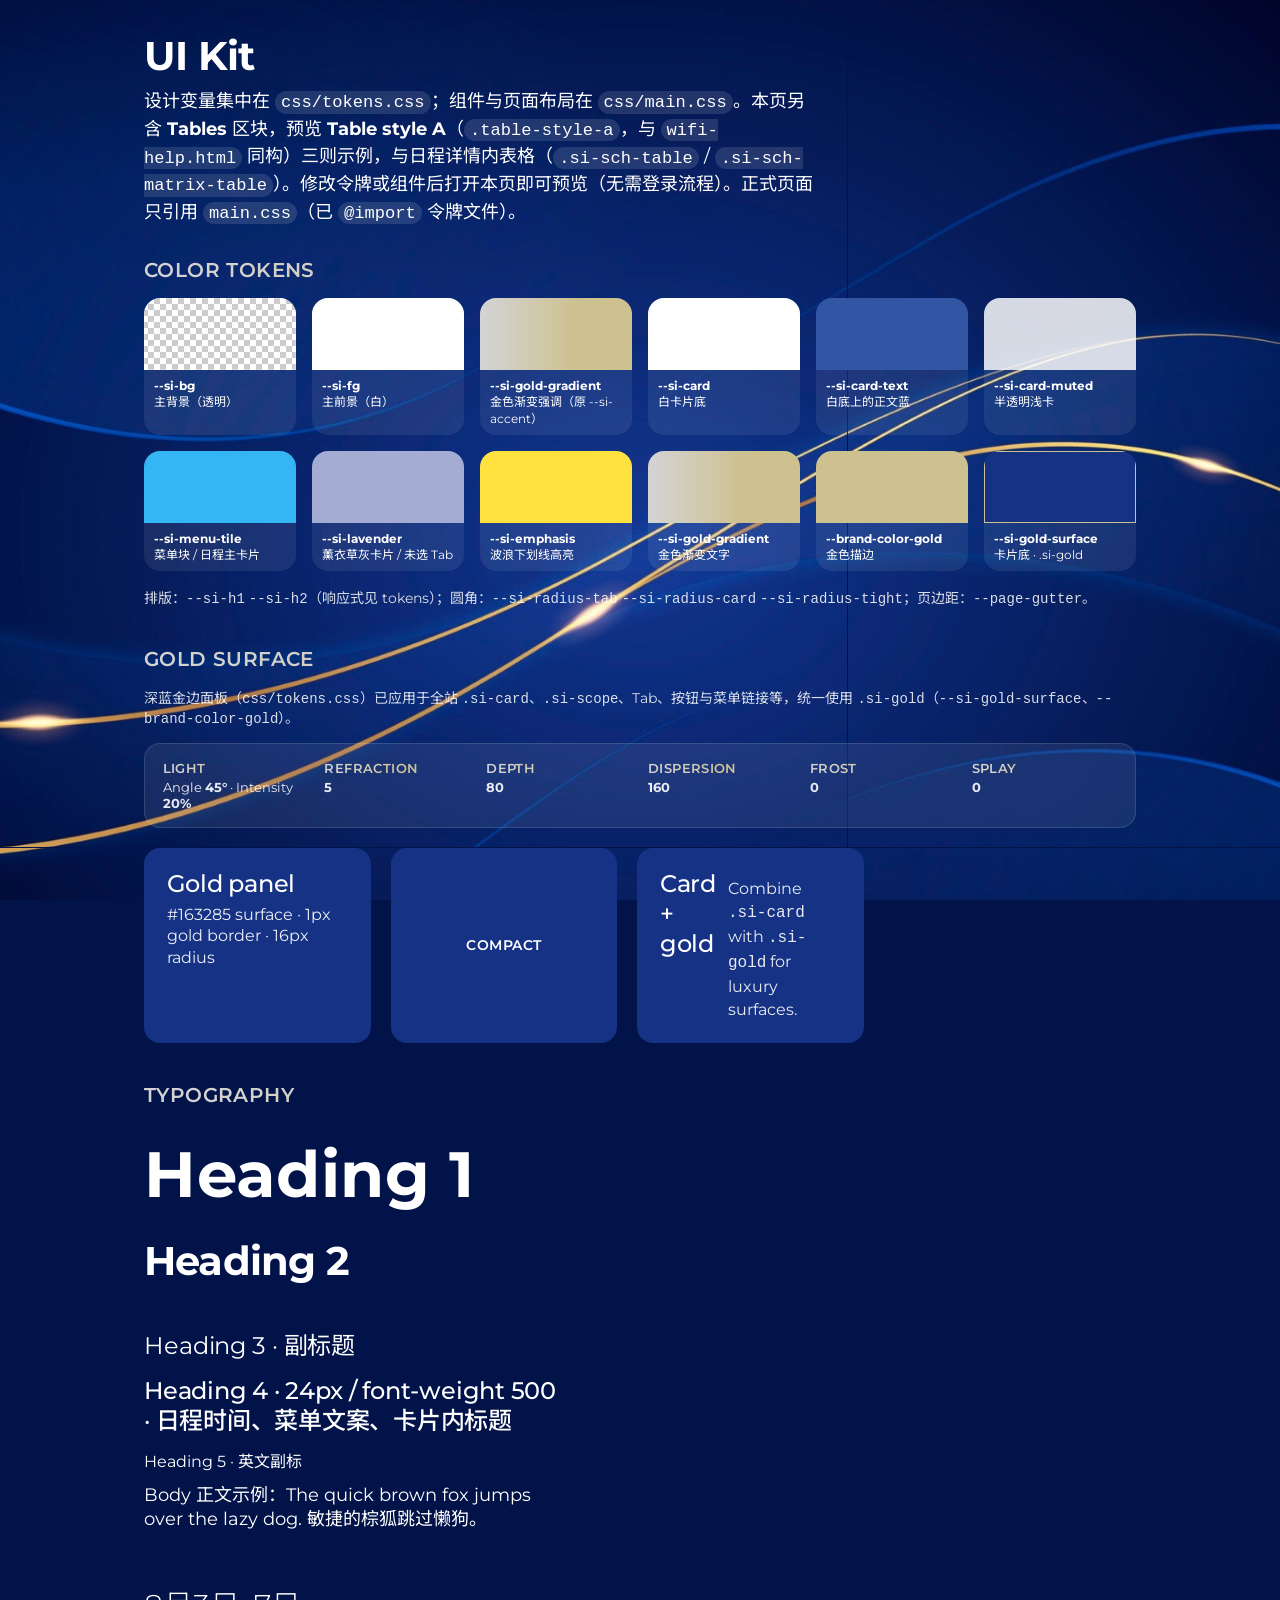
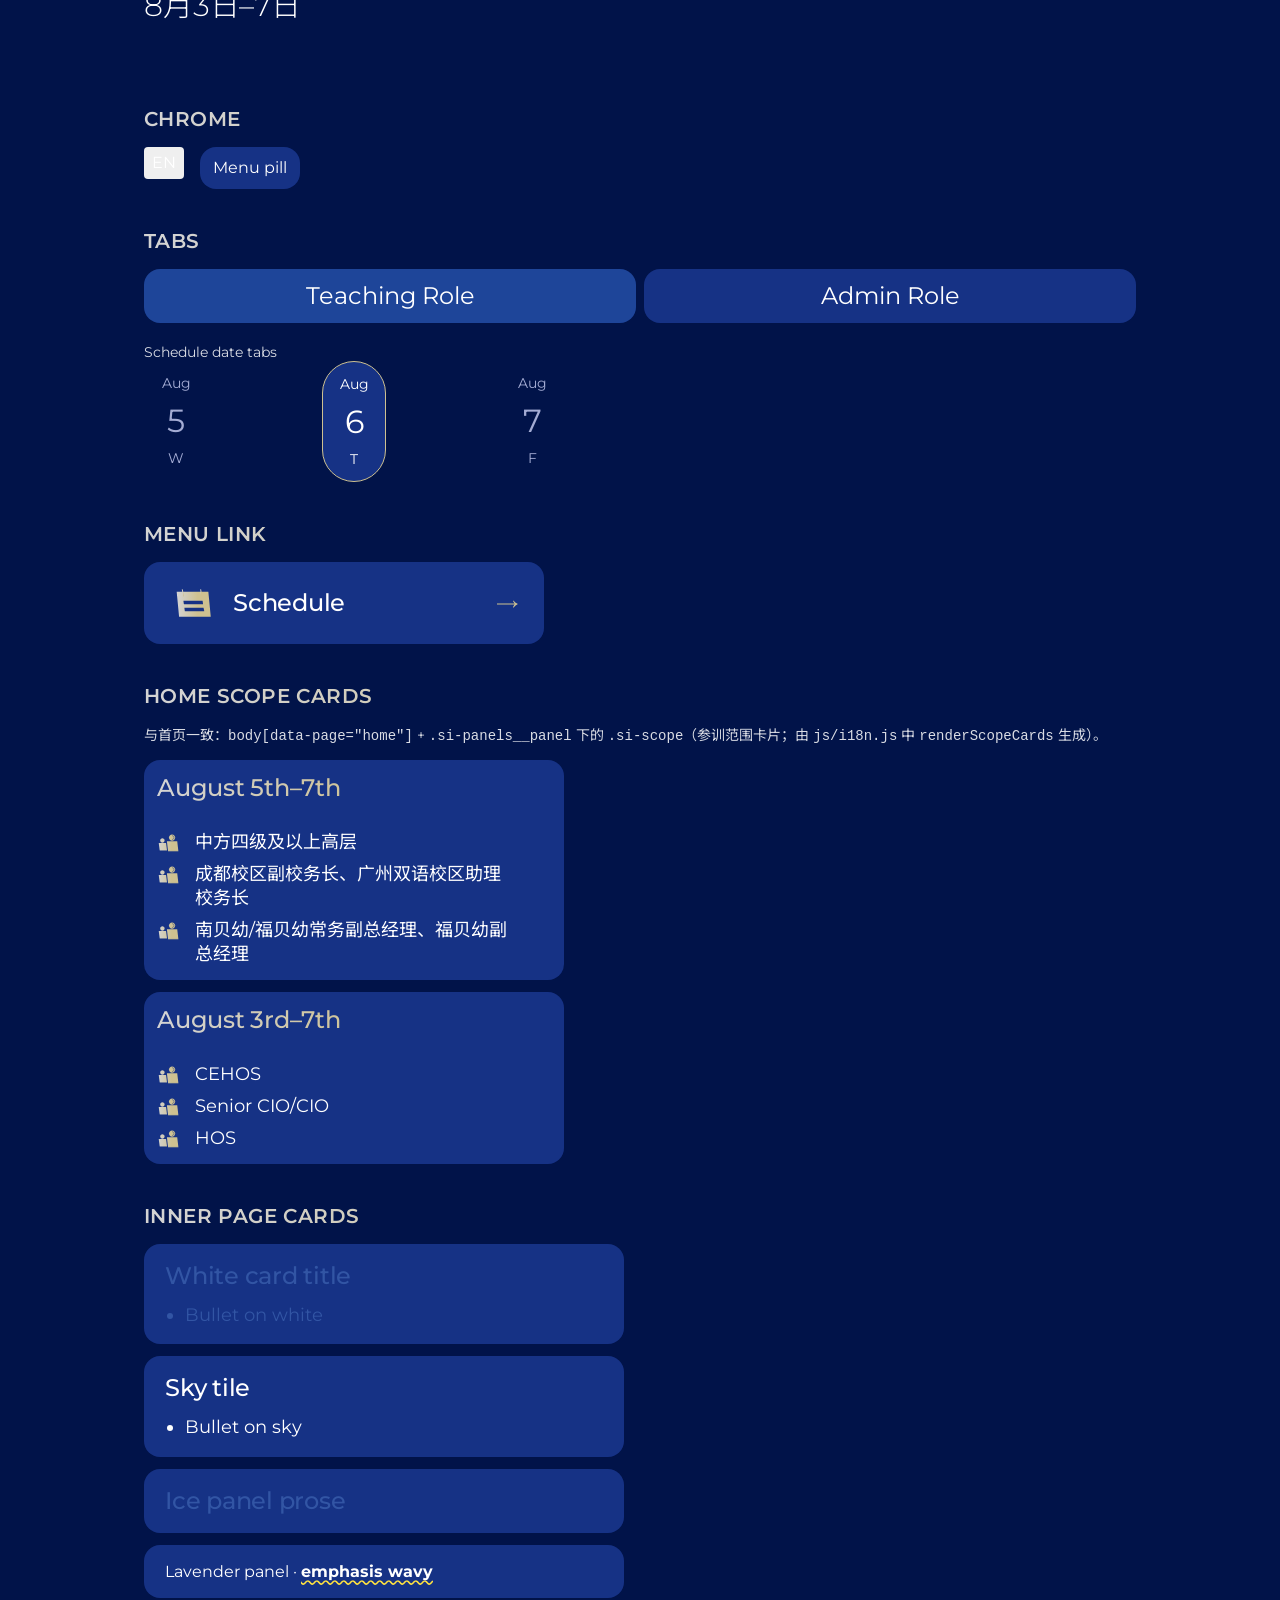
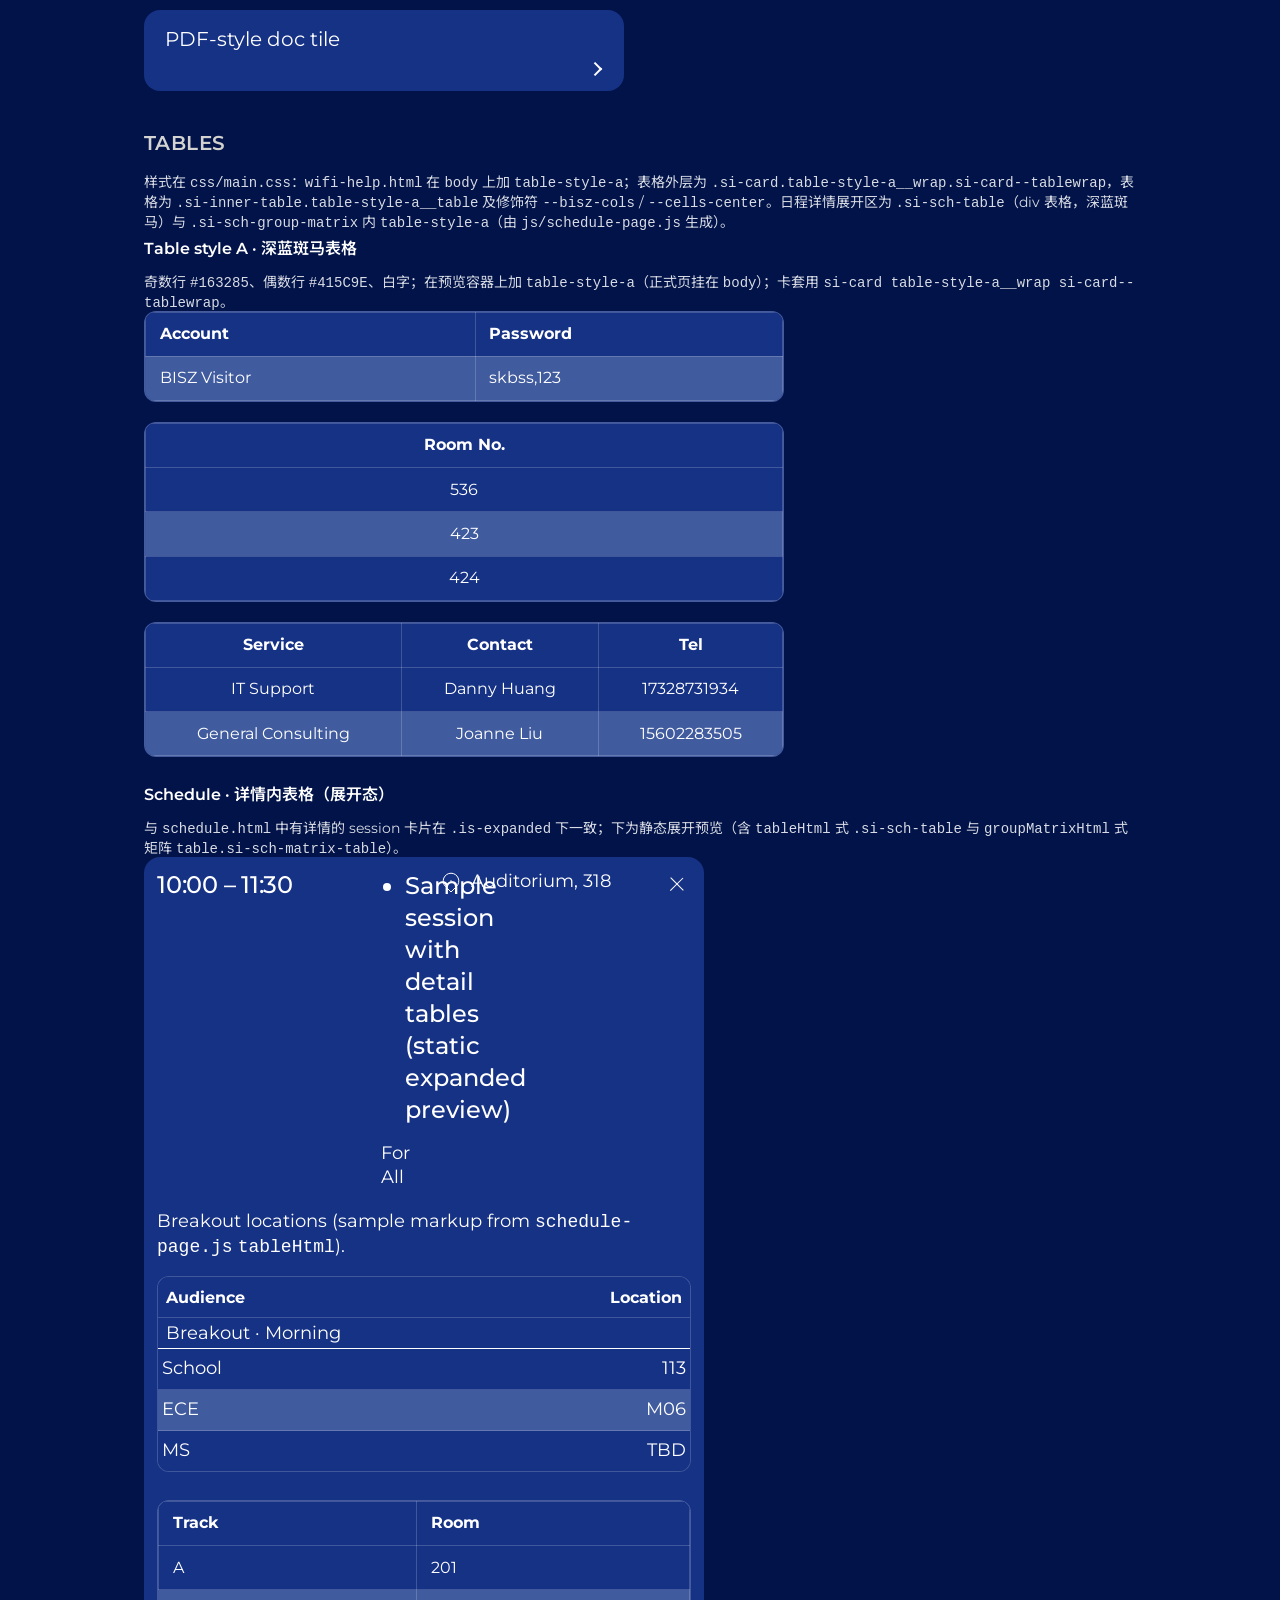
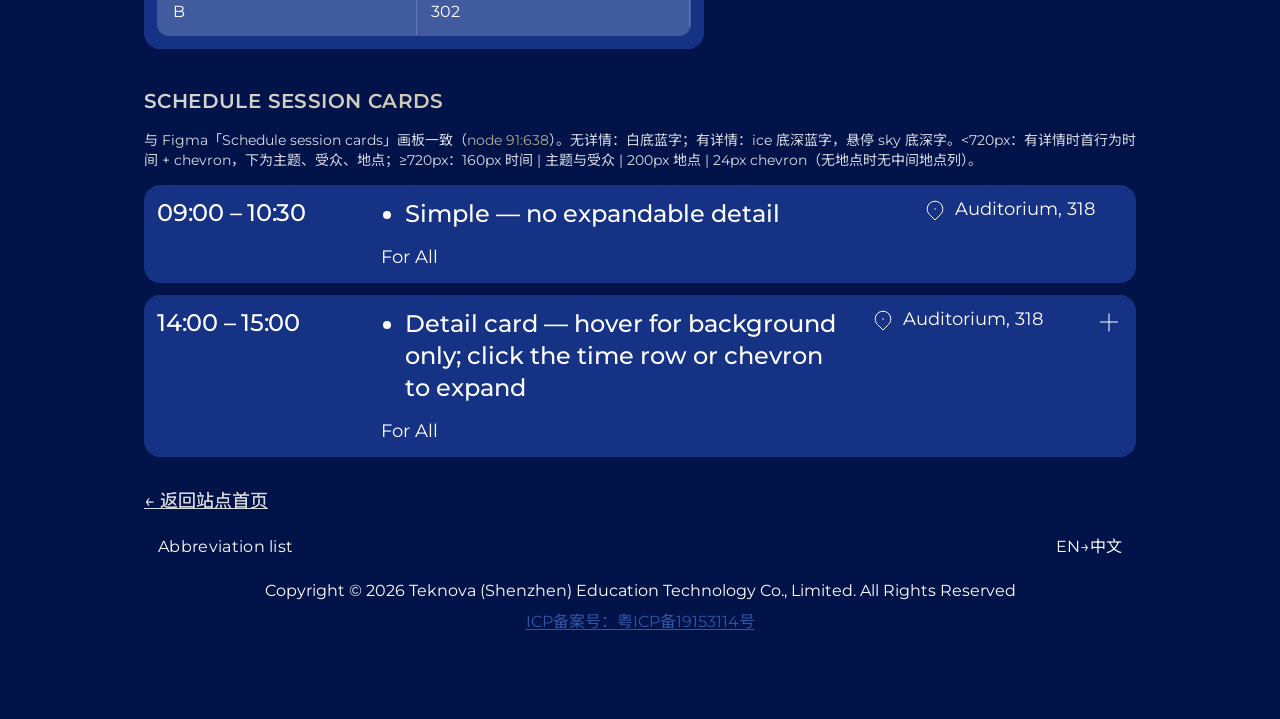
<file: ui-kit.html>
<!DOCTYPE html>
<html lang="zh-CN">
  <head>
    <meta charset="UTF-8" />
    <meta name="viewport" content="width=device-width, initial-scale=1" />
    <title>UI Kit · Summer Institute</title>
    <link rel="stylesheet" href="css/tokens.css" />
    <meta name="theme-color" content="#011349" />
    <link rel="preconnect" href="https://fonts.googleapis.com" />
    <link rel="preconnect" href="https://fonts.gstatic.com" crossorigin />
    <link rel="stylesheet" href="https://fonts.googleapis.com/css2?family=Montserrat:ital,wght@0,300;0,400;0,600;0,700;1,400&family=Noto+Sans+SC:wght@300;400;500;700&display=swap" media="print" onload="this.media='all'" />
    <noscript><link rel="stylesheet" href="https://fonts.googleapis.com/css2?family=Montserrat:ital,wght@0,300;0,400;0,600;0,700;1,400&family=Noto+Sans+SC:wght@300;400;500;700&display=swap" /></noscript>
    <link rel="stylesheet" href="css/critical.css" />
    <link rel="stylesheet" href="css/main.css" />
    <link rel="stylesheet" href="css/ui-kit.css" />
  </head>
  <body class="si si-uikit" data-page="home">
    <div class="container">
      <h1 class="si-h2" style="margin-bottom: 0.5rem">UI Kit</h1>
      <p class="si-uikit__intro">
        设计变量集中在 <code>css/tokens.css</code>；组件与页面布局在 <code>css/main.css</code>。本页另含
        <strong>Tables</strong> 区块，预览 <strong>Table style A</strong>（<code>.table-style-a</code>，与 <code>wifi-help.html</code> 同构）三则示例，与日程详情内表格（<code>.si-sch-table</code> /
        <code>.si-sch-matrix-table</code>）。修改令牌或组件后打开本页即可预览（无需登录流程）。正式页面只引用
        <code>main.css</code>（已 <code>@import</code> 令牌文件）。
      </p>

      <section class="si-uikit-block" aria-labelledby="uikit-tokens">
        <h2 class="si-uikit__h" id="uikit-tokens">Color tokens</h2>
        <div class="si-uikit__grid" role="list">
          <div class="si-uikit__swatch" role="listitem">
            <div class="si-uikit__swatch-color" style="background: repeating-conic-gradient(#ccc 0% 25%, #fff 0% 50%) 50% / 12px 12px; border: 1px solid rgb(255 255 255 / 0.25)"></div>
            <div class="si-uikit__swatch-meta"><strong>--si-bg</strong><br />主背景（透明）</div>
          </div>
          <div class="si-uikit__swatch" role="listitem">
            <div class="si-uikit__swatch-color" style="background: var(--si-fg); border: 1px solid rgb(255 255 255 / 0.25)"></div>
            <div class="si-uikit__swatch-meta"><strong>--si-fg</strong><br />主前景（白）</div>
          </div>
          <div class="si-uikit__swatch" role="listitem">
            <div class="si-uikit__swatch-color" style="background: var(--si-gold-gradient)"></div>
            <div class="si-uikit__swatch-meta"><strong>--si-gold-gradient</strong><br />金色渐变强调（原 --si-accent）</div>
          </div>
          <div class="si-uikit__swatch" role="listitem">
            <div class="si-uikit__swatch-color" style="background: var(--si-card); border: 1px solid rgb(255 255 255 / 0.2)"></div>
            <div class="si-uikit__swatch-meta"><strong>--si-card</strong><br />白卡片底</div>
          </div>
          <div class="si-uikit__swatch" role="listitem">
            <div class="si-uikit__swatch-color" style="background: var(--si-card-text)"></div>
            <div class="si-uikit__swatch-meta"><strong>--si-card-text</strong><br />白底上的正文蓝</div>
          </div>
          <div class="si-uikit__swatch" role="listitem">
            <div class="si-uikit__swatch-color" style="background: var(--si-card-muted)"></div>
            <div class="si-uikit__swatch-meta"><strong>--si-card-muted</strong><br />半透明浅卡</div>
          </div>
          <div class="si-uikit__swatch" role="listitem">
            <div class="si-uikit__swatch-color" style="background: var(--si-menu-tile)"></div>
            <div class="si-uikit__swatch-meta"><strong>--si-menu-tile</strong><br />菜单块 / 日程主卡片</div>
          </div>
          <div class="si-uikit__swatch" role="listitem">
            <div class="si-uikit__swatch-color" style="background: var(--si-lavender)"></div>
            <div class="si-uikit__swatch-meta"><strong>--si-lavender</strong><br />薰衣草灰卡片 / 未选 Tab</div>
          </div>
          <div class="si-uikit__swatch" role="listitem">
            <div class="si-uikit__swatch-color" style="background: var(--si-emphasis)"></div>
            <div class="si-uikit__swatch-meta"><strong>--si-emphasis</strong><br />波浪下划线高亮</div>
          </div>
          <div class="si-uikit__swatch" role="listitem">
            <div class="si-uikit__swatch-color" style="background: var(--si-gold-gradient)"></div>
            <div class="si-uikit__swatch-meta"><strong>--si-gold-gradient</strong><br />金色渐变文字</div>
          </div>
          <div class="si-uikit__swatch" role="listitem">
            <div class="si-uikit__swatch-color" style="background: var(--brand-color-gold)"></div>
            <div class="si-uikit__swatch-meta"><strong>--brand-color-gold</strong><br />金色描边</div>
          </div>
          <div class="si-uikit__swatch" role="listitem">
            <div class="si-uikit__swatch-color" style="background: var(--si-gold-surface); border: 1px solid var(--brand-color-gold)"></div>
            <div class="si-uikit__swatch-meta"><strong>--si-gold-surface</strong><br />卡片底 · .si-gold</div>
          </div>
        </div>
        <p class="si-uikit__note">排版：<code>--si-h1</code> <code>--si-h2</code>（响应式见 tokens）；圆角：<code>--si-radius-tab</code> <code>--si-radius-card</code> <code>--si-radius-tight</code>；页边距：<code>--page-gutter</code>。</p>
      </section>

      <section class="si-uikit-block" aria-labelledby="uikit-glass">
        <h2 class="si-uikit__h" id="uikit-glass">Gold surface</h2>
        <p class="si-uikit__note" style="margin-top: 0; margin-bottom: 1rem">
          深蓝金边面板（<code>css/tokens.css</code>）已应用于全站 <code>.si-card</code>、<code>.si-scope</code>、Tab、按钮与菜单链接等，统一使用 <code>.si-gold</code>（<code>--si-gold-surface</code>、<code>--brand-color-gold</code>）。
        </p>
        <div class="si-uikit__glass-params" role="list">
          <div class="si-uikit__glass-param" role="listitem">
            <span class="si-uikit__glass-param-label">Light</span>
            <span>Angle <strong>45°</strong> · Intensity <strong>20%</strong></span>
          </div>
          <div class="si-uikit__glass-param" role="listitem">
            <span class="si-uikit__glass-param-label">Refraction</span>
            <span><strong>5</strong></span>
          </div>
          <div class="si-uikit__glass-param" role="listitem">
            <span class="si-uikit__glass-param-label">Depth</span>
            <span><strong>80</strong></span>
          </div>
          <div class="si-uikit__glass-param" role="listitem">
            <span class="si-uikit__glass-param-label">Dispersion</span>
            <span><strong>160</strong></span>
          </div>
          <div class="si-uikit__glass-param" role="listitem">
            <span class="si-uikit__glass-param-label">Frost</span>
            <span><strong>0</strong></span>
          </div>
          <div class="si-uikit__glass-param" role="listitem">
            <span class="si-uikit__glass-param-label">Splay</span>
            <span><strong>0</strong></span>
          </div>
        </div>
        <div class="si-uikit__glass-stage">
          <div class="si-gold si-uikit__glass-panel">
            <p class="si-h4" style="margin: 0 0 0.35rem">Gold panel</p>
            <p class="si-body" style="margin: 0; font-size: 1rem; opacity: 0.92">#163285 surface · 1px gold border · 16px radius</p>
          </div>
          <div class="si-gold si-uikit__glass-panel si-uikit__glass-panel--compact">
            <p style="margin: 0; font-size: 0.875rem; font-weight: 600; letter-spacing: 0.04em; text-transform: uppercase">Compact</p>
          </div>
          <div class="si-card si-gold si-uikit__glass-panel">
            <h3 class="si-card__title" style="margin: 0">Card + gold</h3>
            <p style="margin: 0.5rem 0 0; font-size: 1rem; line-height: 1.45; opacity: 0.9">Combine <code>.si-card</code> with <code>.si-gold</code> for luxury surfaces.</p>
          </div>
        </div>
      </section>

      <section class="si-uikit-block" aria-labelledby="uikit-type">
        <h2 class="si-uikit__h" id="uikit-type">Typography</h2>
        <div class="si-uikit__stack">
          <p class="si-h1">Heading 1</p>
          <p class="si-h2">Heading 2</p>
          <p class="si-h3">Heading 3 · 副标题</p>
          <p class="si-h4">Heading 4 · 24px / font-weight 500 · 日程时间、菜单文案、卡片内标题</p>
          <p class="si-h5">Heading 5 · 英文副标</p>
          <p class="si-body">Body 正文示例：The quick brown fox jumps over the lazy dog. 敏捷的棕狐跳过懒狗。</p>
          <p class="si-dates">8月3日–7日</p>
        </div>
      </section>

      <section class="si-uikit-block" aria-labelledby="uikit-chrome">
        <h2 class="si-uikit__h" id="uikit-chrome">Chrome</h2>
        <div class="si-uikit__row">
          <button type="button" class="si-lang"><span class="si-lang__label">EN</span></button>
          <a class="si-schedule-menu-pill" href="#">Menu pill</a>
        </div>
      </section>

      <section class="si-uikit-block" aria-labelledby="uikit-tabs">
        <h2 class="si-uikit__h" id="uikit-tabs">Tabs</h2>
        <div class="si-uikit__fake-tabrow" role="tablist">
          <button type="button" class="si-tab is-active" role="tab">Teaching Role</button>
          <button type="button" class="si-tab" role="tab">Admin Role</button>
        </div>
        <p class="si-uikit__note" style="margin-top: 1.25rem">Schedule date tabs</p>
        <div class="si-date-tabs" role="tablist">
          <button type="button" class="si-date-tab" role="tab">
            <span class="si-date-tab__month">Aug</span>
            <span class="si-date-tab__day">5</span>
            <span class="si-date-tab__dow">W</span>
          </button>
          <button type="button" class="si-date-tab is-active" role="tab" aria-selected="true">
            <span class="si-date-tab__month">Aug</span>
            <span class="si-date-tab__day">6</span>
            <span class="si-date-tab__dow">T</span>
          </button>
          <button type="button" class="si-date-tab" role="tab">
            <span class="si-date-tab__month">Aug</span>
            <span class="si-date-tab__day">7</span>
            <span class="si-date-tab__dow">F</span>
          </button>
        </div>
      </section>

      <section class="si-uikit-block" aria-labelledby="uikit-menu">
        <h2 class="si-uikit__h" id="uikit-menu">Menu link</h2>
        <ul class="si-menu-list" style="max-width: 400px">
          <li>
            <a class="si-menu-link" href="#">
              <span class="si-menu-icon" aria-hidden="true"
                ><svg
                  width="48"
                  height="48"
                  viewBox="0 0 200 200"
                  fill="none"
                  xmlns="http://www.w3.org/2000/svg"
                  focusable="false"
                  aria-hidden="true"
                >
                  <path
                    d="M163.091 52.8652C163.606 52.8652 164.036 53.2567 164.086 53.7695L173.894 156.039C173.95 156.626 173.489 157.134 172.899 157.134H42.908C42.3927 157.134 41.9621 156.742 41.9129 156.229L32.1043 53.9609C32.048 53.3738 32.5096 52.8655 33.0994 52.8652H163.091ZM65.1521 120C64.5437 120 64.0768 120.539 64.1629 121.142L65.8767 133.142C65.9472 133.634 66.3694 134 66.867 134H145.846C146.455 134 146.923 133.461 146.837 132.858L144.122 120.858C144.051 120.366 143.629 120 143.132 120H65.1521ZM61.1521 91C60.5437 91.0001 60.0768 91.5392 60.1629 92.1416L61.8767 104.142C61.9472 104.634 62.3694 105 62.867 105H140.846C141.455 105 141.923 104.461 141.837 103.858L140.122 91.8584C140.051 91.3658 139.629 91 139.132 91H61.1521Z"
                    fill="currentColor"
                  />
                  <path d="M19 65H182" stroke="#3255A4" stroke-width="4" />
                  <path d="M55.5 43L60 72.5" stroke="#3255A4" stroke-width="4" />
                  <path d="M132 43L136.5 72.5" stroke="#3255A4" stroke-width="4" /></svg
              ></span>
              <span class="si-menu-link__text">Schedule</span>
              <span class="si-card__arrow" aria-hidden="true"
                ><svg width="24" height="24" viewBox="0 0 24 24" fill="none" xmlns="http://www.w3.org/2000/svg" aria-hidden="true" focusable="false">
                  <path d="M17.84 15.4679C18.14 14.8679 18.44 14.3279 18.74 13.8479C19.06 13.3679 19.38 12.9379 19.7 12.5579H2V11.5379H19.7C19.38 11.1579 19.06 10.7279 18.74 10.2479C18.44 9.76793 18.14 9.22793 17.84 8.62793H18.65C19.89 10.0479 21.2 11.1279 22.58 11.8679V12.2279C21.2 12.9479 19.89 14.0279 18.65 15.4679H17.84Z" fill="currentColor"/></svg
              ></span>
            </a>
          </li>
        </ul>
      </section>

      <section class="si-uikit-block" aria-labelledby="uikit-cards">
        <h2 class="si-uikit__h" id="uikit-cards">Home scope cards</h2>
        <p class="si-uikit__note" style="margin-top: 0; margin-bottom: 1rem">
          与首页一致：<code>body[data-page="home"]</code> + <code>.si-panels__panel</code> 下的 <code>.si-scope</code>（参训范围卡片；由 <code>js/i18n.js</code> 中 <code>renderScopeCards</code> 生成）。
        </p>
        <div
          class="si-panels__panel is-active"
          style="display: flex; flex-direction: column; gap: 0.75rem; max-width: 420px"
        >
          <button type="button" class="si-scope">
            <div class="si-scope__body">
              <h3 class="si-scope__title">August 5th–7th</h3>
              <ul class="si-scope__list">
                <li>中方四级及以上高层</li>
                <li>成都校区副校务长、广州双语校区助理校务长</li>
                <li>南贝幼/福贝幼常务副总经理、福贝幼副总经理</li>
              </ul>
            </div>
            <span class="si-scope__arrow" aria-hidden="true"></span>
          </button>
          <button type="button" class="si-scope">
            <div class="si-scope__body">
              <h3 class="si-scope__title">August 3rd–7th</h3>
              <ul class="si-scope__list">
                <li>CEHOS</li>
                <li>Senior CIO/CIO</li>
                <li>HOS</li>
              </ul>
            </div>
            <span class="si-scope__arrow" aria-hidden="true"></span>
          </button>
        </div>
      </section>

      <section class="si-uikit-block" aria-labelledby="uikit-inner">
        <h2 class="si-uikit__h" id="uikit-inner">Inner page cards</h2>
        <div class="si-uikit__stack" style="max-width: 480px">
          <div class="si-card si-card--white">
            <h3 class="si-card__title si-card__title--blue">White card title</h3>
            <ul class="si-card__list si-card__list--blue">
              <li>Bullet on white</li>
            </ul>
          </div>
          <div class="si-card si-card--tile">
            <h3 class="si-card__title">Sky tile</h3>
            <ul class="si-card__list">
              <li>Bullet on sky</li>
            </ul>
          </div>
          <div class="si-card si-card--ice">
            <p class="si-card__title">Ice panel prose</p>
          </div>
          <div class="si-card si-card--lavender">
            <p style="margin: 0">Lavender panel · <span class="si-em">emphasis wavy</span></p>
          </div>
          <a class="si-inner-doc-tile" href="#">PDF-style doc tile</a>
        </div>
      </section>

      <section class="si-uikit-block" aria-labelledby="uikit-tables">
        <h2 class="si-uikit__h" id="uikit-tables">Tables</h2>
        <p class="si-uikit__note" style="margin-top: 0; margin-bottom: 0">
          样式在 <code>css/main.css</code>：<code>wifi-help.html</code> 在 <code>body</code> 上加 <code>table-style-a</code>；表格外层为
          <code>.si-card.table-style-a__wrap.si-card--tablewrap</code>，表格为
          <code>.si-inner-table.table-style-a__table</code> 及修饰符 <code>--bisz-cols</code> / <code>--cells-center</code>。日程详情展开区为
          <code>.si-sch-table</code>（div 表格，深蓝斑马）与 <code>.si-sch-group-matrix</code> 内
          <code>table-style-a</code>（由 <code>js/schedule-page.js</code> 生成）。
        </p>

        <h3 class="si-uikit__subh">Table style A · 深蓝斑马表格</h3>
        <p class="si-uikit__note" style="margin-top: 0">
          奇数行 <code>#163285</code>、偶数行 <code>#415C9E</code>、白字；在预览容器上加 <code>table-style-a</code>（正式页挂在 <code>body</code>）；卡套用
          <code>si-card table-style-a__wrap si-card--tablewrap</code>。
        </p>
        <div class="table-style-a si-uikit__table-preview-stack">
          <div class="si-card table-style-a__wrap si-card--tablewrap">
            <table class="si-inner-table table-style-a__table table-style-a__table--bisz-cols">
              <tbody>
                <tr>
                  <th scope="col">Account</th>
                  <th scope="col">Password</th>
                </tr>
                <tr>
                  <td>BISZ Visitor</td>
                  <td>skbss,123</td>
                </tr>
              </tbody>
            </table>
          </div>
          <div class="si-card table-style-a__wrap si-card--tablewrap">
            <table class="si-inner-table table-style-a__table table-style-a__table--cells-center">
              <thead>
                <tr>
                  <th scope="col">Room No.</th>
                </tr>
              </thead>
              <tbody>
                <tr>
                  <td>536</td>
                </tr>
                <tr>
                  <td>423</td>
                </tr>
                <tr>
                  <td>424</td>
                </tr>
              </tbody>
            </table>
          </div>
          <div class="si-card table-style-a__wrap si-card--tablewrap">
            <table class="si-inner-table table-style-a__table table-style-a__table--cells-center">
              <thead>
                <tr>
                  <th scope="col">Service</th>
                  <th scope="col">Contact</th>
                  <th scope="col">Tel</th>
                </tr>
              </thead>
              <tbody>
                <tr>
                  <td>IT Support</td>
                  <td>Danny Huang</td>
                  <td>17328731934</td>
                </tr>
                <tr>
                  <td>General Consulting</td>
                  <td>Joanne Liu</td>
                  <td>15602283505</td>
                </tr>
              </tbody>
            </table>
          </div>
        </div>

        <h3 class="si-uikit__subh">Schedule · 详情内表格（展开态）</h3>
        <p class="si-uikit__note" style="margin-top: 0">
          与 <code>schedule.html</code> 中有详情的 session 卡片在 <code>.is-expanded</code> 下一致；下为静态展开预览（含
          <code>tableHtml</code> 式 <code>.si-sch-table</code> 与 <code>groupMatrixHtml</code> 式矩阵 <code>table.si-sch-matrix-table</code>）。
        </p>
        <div class="si-uikit__sch-expanded-host">
          <article class="si-sch-card si-sch-card--detail is-expanded">
            <div class="si-sch-card__inner">
              <div class="si-sch-card__lead si-sch-card__lead--expand">
                <button type="button" class="si-sch-card__timebtn" aria-expanded="true" aria-controls="uikit-sch-table-extra" aria-label="Preview: expanded session">
                  <span class="si-sch-card__time">10:00 – 11:30</span>
                </button>
                <div class="si-sch-card__topicswrap">
                  <div class="si-sch-card__topics">
                    <ul class="si-sch-bullets">
                      <li><span class="si-sch-item-text">Sample session with detail tables (static expanded preview)</span></li>
                    </ul>
                  </div>
                </div>
                <p class="si-sch-audience">For All</p>
                <div class="si-sch-card__locslot">
                  <div class="si-sch-loc">
                    <svg class="si-sch-pin" width="24" height="24" viewBox="0 0 24 24" fill="none" xmlns="http://www.w3.org/2000/svg" aria-hidden="true" focusable="false">
                      <path d="M12 11H12.01V11.01H12V11Z" stroke="currentColor" stroke-width="1.5" stroke-linejoin="round" />
                      <path
                        d="M12 21.9999L17.5 16.4999C18.5878 15.4121 19.3285 14.0262 19.6286 12.5175C19.9287 11.0087 19.7747 9.4448 19.186 8.02358C18.5972 6.60235 17.6003 5.38762 16.3212 4.53297C15.0422 3.67833 13.5384 3.22217 12 3.22217C10.4617 3.22217 8.95794 3.67833 7.67886 4.53297C6.39978 5.38762 5.40286 6.60235 4.81415 8.02358C4.22544 9.4448 4.07139 11.0087 4.37148 12.5175C4.67156 14.0262 5.41231 15.4121 6.50005 16.4999L12 21.9999Z"
                        stroke="currentColor"
                        stroke-linejoin="round"
                      />
                    </svg>
                    <span class="si-sch-loc__text">Auditorium, 318</span>
                  </div>
                </div>
                <button type="button" class="si-sch-card__chevbtn" aria-expanded="true" aria-controls="uikit-sch-table-extra" tabindex="-1">
                  <span class="si-sch-card__chev" aria-hidden="true">
                    <svg class="si-sch-chevron" width="24" height="24" viewBox="0 0 24 24" fill="none" xmlns="http://www.w3.org/2000/svg" aria-hidden="true" focusable="false">
                      <path d="M3 12.5H21V11.5H3V12.5Z" fill="currentColor" />
                      <path d="M11.5 3.5L11.5 21.5H12.5L12.5 3.5L11.5 3.5Z" fill="currentColor" />
                    </svg>
                  </span>
                </button>
              </div>
              <div class="si-sch-extra" id="uikit-sch-table-extra">
                <p class="si-sch-detail-line">Breakout locations (sample markup from <code>schedule-page.js</code> <code>tableHtml</code>).</p>
                <div class="si-sch-table" role="table" aria-label="Sample breakout locations">
                  <div class="si-sch-table__head" role="row">
                    <div class="si-sch-table__h" role="columnheader">Audience</div>
                    <div class="si-sch-table__h si-sch-table__h--loc" role="columnheader">Location</div>
                  </div>
                  <div class="si-sch-table__group" role="rowgroup">
                    <div class="si-sch-table__group-label" role="row">
                      <div class="si-sch-table__group-cell" role="cell">Breakout · Morning</div>
                    </div>
                    <div class="si-sch-table__rows">
                      <div class="si-sch-table__row">
                        <div class="si-sch-table__cell">School</div>
                        <div class="si-sch-table__cell si-sch-table__cell--loc">113</div>
                      </div>
                      <div class="si-sch-table__row is-stripe">
                        <div class="si-sch-table__cell">ECE</div>
                        <div class="si-sch-table__cell si-sch-table__cell--loc">M06</div>
                      </div>
                      <div class="si-sch-table__row">
                        <div class="si-sch-table__cell">MS</div>
                        <div class="si-sch-table__cell si-sch-table__cell--loc">TBD</div>
                      </div>
                    </div>
                  </div>
                </div>
                <div class="table-style-a si-sch-group-matrix">
                  <div class="si-card table-style-a__wrap si-card--tablewrap">
                    <table class="si-inner-table table-style-a__table">
                      <thead>
                        <tr>
                          <th scope="col">Track</th>
                          <th scope="col">Room</th>
                        </tr>
                      </thead>
                      <tbody>
                        <tr>
                          <td>A</td>
                          <td>201</td>
                        </tr>
                        <tr>
                          <td>B</td>
                          <td>302</td>
                        </tr>
                      </tbody>
                    </table>
                  </div>
                </div>
              </div>
            </div>
          </article>
        </div>
      </section>

      <section class="si-uikit-block" aria-labelledby="uikit-sch">
        <h2 class="si-uikit__h" id="uikit-sch">Schedule session cards</h2>
        <p class="si-uikit__note" style="margin-top: 0; margin-bottom: 1rem">
          与 Figma「Schedule session cards」画板一致（<a href="https://www.figma.com/design/Ccy7A3959PvAjHU29QP31P/SummerInstitute-2026?node-id=91-638" class="si-gold-gradient-text">node 91:638</a>）。无详情：白底蓝字；有详情：ice 底深蓝字，悬停 sky 底深字。&lt;720px：有详情时首行为时间 + chevron，下为主题、受众、地点；≥720px：160px 时间 | 主题与受众 | 200px 地点 | 24px chevron（无地点时无中间地点列）。
        </p>
        <div class="si-uikit__stack" style="max-width: 100%">
          <article class="si-sch-card si-sch-card--simple">
            <div class="si-sch-card__inner">
              <div class="si-sch-card__lead si-sch-card__lead--simple">
                <div class="si-sch-card__headrow">
                  <span class="si-sch-card__time">09:00 – 10:30</span>
                  <span class="si-sch-card__chevspacer" aria-hidden="true"></span>
                </div>
                <div class="si-sch-card__topics">
                  <ul class="si-sch-bullets">
                    <li><span class="si-sch-item-text">Simple — no expandable detail</span></li>
                  </ul>
                </div>
                <p class="si-sch-audience">For All</p>
                <div class="si-sch-loc">
                  <svg class="si-sch-pin" width="24" height="24" viewBox="0 0 24 24" fill="none" xmlns="http://www.w3.org/2000/svg" aria-hidden="true" focusable="false">
                    <path d="M12 11H12.01V11.01H12V11Z" stroke="currentColor" stroke-width="1.5" stroke-linejoin="round" />
                    <path
                      d="M12 21.9999L17.5 16.4999C18.5878 15.4121 19.3285 14.0262 19.6286 12.5175C19.9287 11.0087 19.7747 9.4448 19.186 8.02358C18.5972 6.60235 17.6003 5.38762 16.3212 4.53297C15.0422 3.67833 13.5384 3.22217 12 3.22217C10.4617 3.22217 8.95794 3.67833 7.67886 4.53297C6.39978 5.38762 5.40286 6.60235 4.81415 8.02358C4.22544 9.4448 4.07139 11.0087 4.37148 12.5175C4.67156 14.0262 5.41231 15.4121 6.50005 16.4999L12 21.9999Z"
                      stroke="currentColor"
                      stroke-linejoin="round"
                    />
                  </svg>
                  <span class="si-sch-loc__text">Auditorium, 318</span>
                </div>
              </div>
            </div>
          </article>
          <article class="si-sch-card si-sch-card--detail">
            <div class="si-sch-card__inner">
              <div class="si-sch-card__lead si-sch-card__lead--expand">
                <button type="button" class="si-sch-card__timebtn" aria-expanded="false" aria-controls="uikit-sch-extra" aria-label="Expand session details">
                  <span class="si-sch-card__time">14:00 – 15:00</span>
                </button>
                <div class="si-sch-card__topicswrap">
                  <div class="si-sch-card__topics">
                    <ul class="si-sch-bullets">
                      <li><span class="si-sch-item-text">Detail card — hover for background only; click the time row or chevron to expand</span></li>
                    </ul>
                  </div>
                </div>
                <p class="si-sch-audience">For All</p>
                <div class="si-sch-card__locslot">
                  <div class="si-sch-loc">
                    <svg class="si-sch-pin" width="24" height="24" viewBox="0 0 24 24" fill="none" xmlns="http://www.w3.org/2000/svg" aria-hidden="true" focusable="false">
                      <path d="M12 11H12.01V11.01H12V11Z" stroke="currentColor" stroke-width="1.5" stroke-linejoin="round" />
                      <path
                        d="M12 21.9999L17.5 16.4999C18.5878 15.4121 19.3285 14.0262 19.6286 12.5175C19.9287 11.0087 19.7747 9.4448 19.186 8.02358C18.5972 6.60235 17.6003 5.38762 16.3212 4.53297C15.0422 3.67833 13.5384 3.22217 12 3.22217C10.4617 3.22217 8.95794 3.67833 7.67886 4.53297C6.39978 5.38762 5.40286 6.60235 4.81415 8.02358C4.22544 9.4448 4.07139 11.0087 4.37148 12.5175C4.67156 14.0262 5.41231 15.4121 6.50005 16.4999L12 21.9999Z"
                        stroke="currentColor"
                        stroke-linejoin="round"
                      />
                    </svg>
                    <span class="si-sch-loc__text">Auditorium, 318</span>
                  </div>
                </div>
                <button type="button" class="si-sch-card__chevbtn" aria-expanded="false" aria-controls="uikit-sch-extra" tabindex="-1">
                  <span class="si-sch-card__chev" aria-hidden="true">
                    <svg class="si-sch-chevron" width="24" height="24" viewBox="0 0 24 24" fill="none" xmlns="http://www.w3.org/2000/svg" aria-hidden="true" focusable="false">
                      <path d="M3 12.5H21V11.5H3V12.5Z" fill="currentColor" />
                      <path d="M11.5 3.5L11.5 21.5H12.5L12.5 3.5L11.5 3.5Z" fill="currentColor" />
                    </svg>
                  </span>
                </button>
              </div>
              <div class="si-sch-extra" id="uikit-sch-extra">
                <p class="si-sch-detail-line">Extra content appears when the header toggle is clicked.</p>
              </div>
            </div>
          </article>
        </div>
      </section>

      <p class="si-uikit__note" style="margin-top: 2rem">
        <a class="si-loc-link si-gold-gradient-text" href="index.html">← 返回站点首页</a>
      </p>
    </div>

    <footer class="si-footer">
      <div class="container si-footer__inner">
        <div class="si-footer__toolbar">
          <a class="si-home-abbrev-btn" href="abbreviations.html" data-i18n="abbr.indexLink">缩略语表</a>
          <button type="button" class="si-lang" id="lang-toggle" aria-label="">
            <span class="si-lang__label" data-i18n="header.langLabel">中文→EN</span>
          </button>
        </div>
        <p class="si-footer__copy" data-i18n="footer.copyright">Copyright © 2026 Teknova (Shenzhen) Education Technology Co., Limited. All Rights Reserved</p>
        <p class="si-footer__icp">
          <a class="si-footer__link" href="https://beian.miit.gov.cn/" rel="noopener noreferrer" target="_blank" data-i18n="footer.icp">ICP备案号：粤ICP备19153114号</a>
        </p>
      </div>
    </footer>
    <script>
      (function () {
        document.querySelectorAll(".si-sch-card--detail .si-sch-card__lead--expand").forEach(function (lead) {
          var timeBtn = lead.querySelector(".si-sch-card__timebtn");
          var chevBtn = lead.querySelector(".si-sch-card__chevbtn");
          var card = lead.closest(".si-sch-card--detail");
          if (!timeBtn || !card) return;
          function setLabel(next) {
            timeBtn.setAttribute("aria-label", next ? "Collapse session details" : "Expand session details");
          }
          var initiallyOpen = timeBtn.getAttribute("aria-expanded") === "true";
          setLabel(initiallyOpen);
          function flip() {
            var open = timeBtn.getAttribute("aria-expanded") === "true";
            var next = !open;
            timeBtn.setAttribute("aria-expanded", next ? "true" : "false");
            if (chevBtn) chevBtn.setAttribute("aria-expanded", next ? "true" : "false");
            card.classList.toggle("is-expanded", next);
            setLabel(next);
          }
          timeBtn.addEventListener("click", flip);
          if (chevBtn) chevBtn.addEventListener("click", flip);
        });
      })();
    </script>
    <svg class="visually-hidden" aria-hidden="true" focusable="false" width="0" height="0">
      <defs>
        <linearGradient id="si-menu-gold-grad" x1="0%" y1="0%" x2="100%" y2="0%">
          <stop offset="2.02%" stop-color="#d3d3d3" />
          <stop offset="61.86%" stop-color="#cec190" />
        </linearGradient>
      </defs>
    </svg>

    <script src="js/i18n.js" defer></script>
    <script src="js/image-background.js" defer></script>
  </body>
</html>
</file>
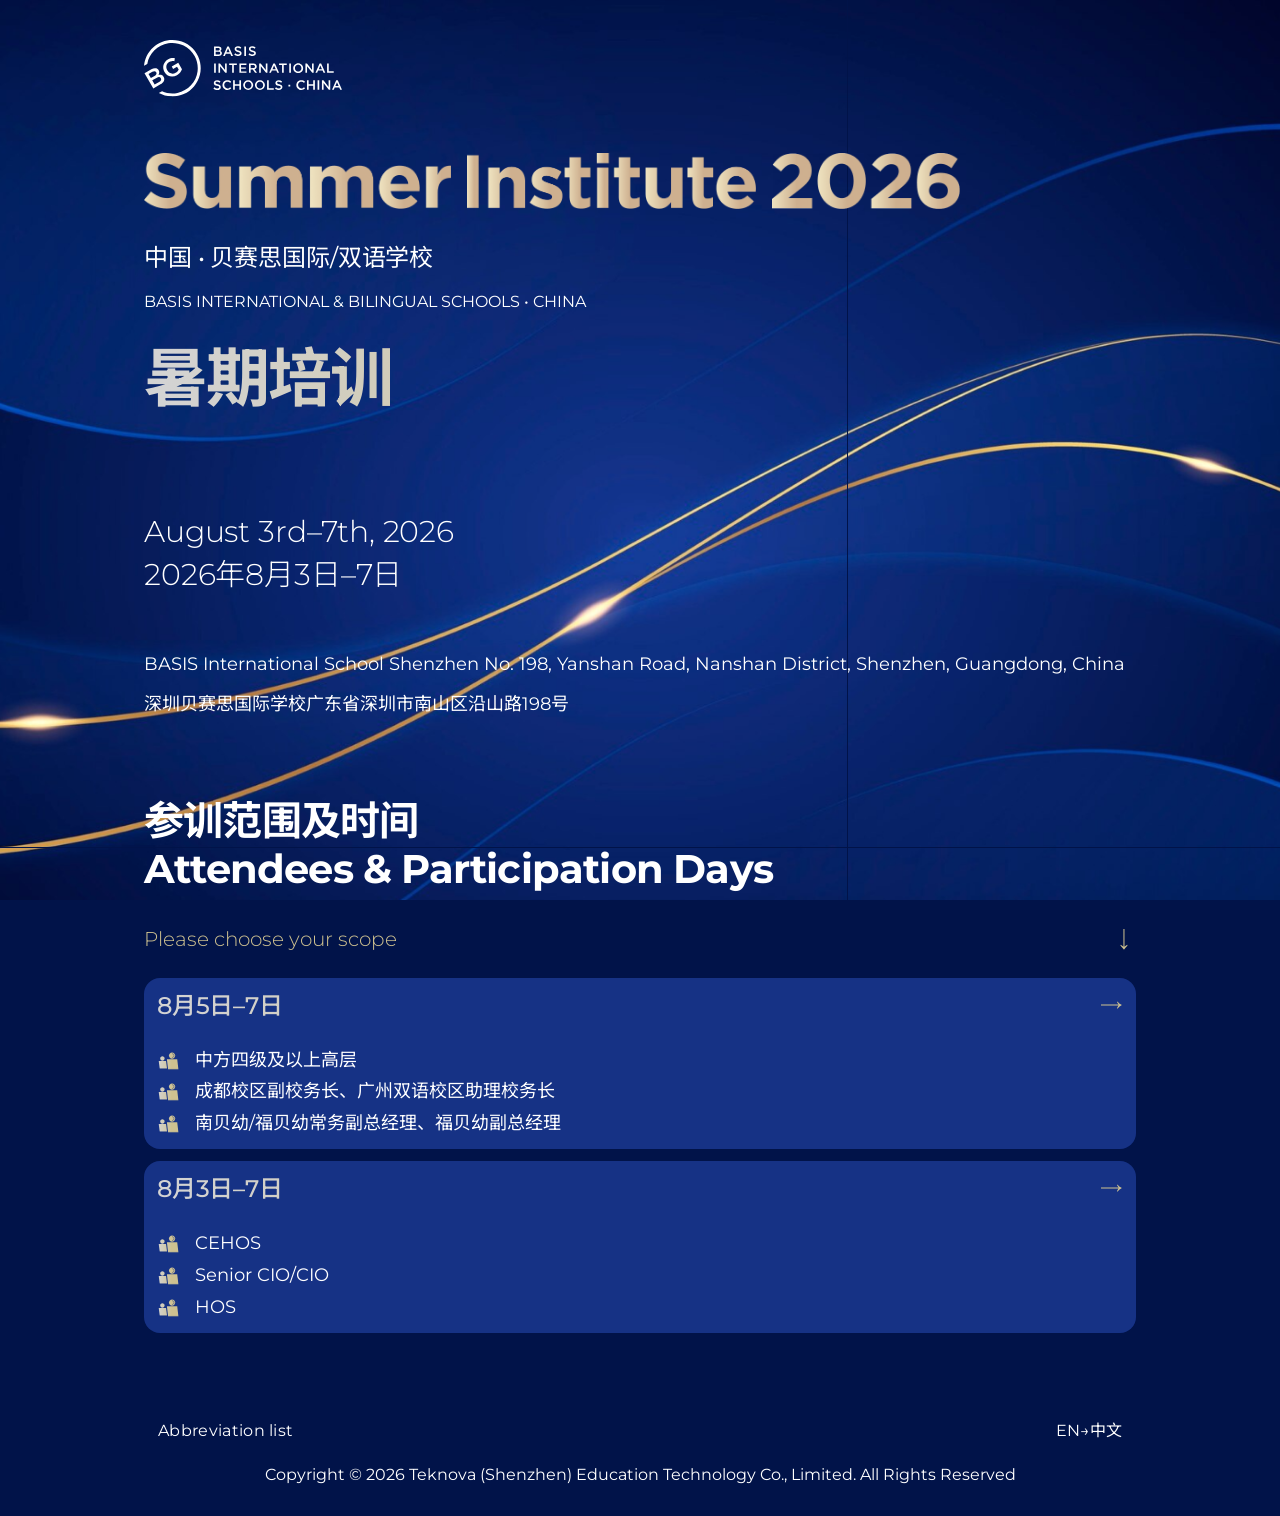
<file: wifi-help.html>
<!DOCTYPE html>
<html lang="zh-CN">
  <head>
    <meta charset="UTF-8" />
    <meta name="viewport" content="width=device-width, initial-scale=1" />
    <title data-i18n="menu.wifi">WIFI &amp; Printing &amp; HELP</title>
    <meta name="theme-color" content="#011349" />
    <link rel="preconnect" href="https://fonts.googleapis.com" />
    <link rel="preconnect" href="https://fonts.gstatic.com" crossorigin />
    <link rel="stylesheet" href="https://fonts.googleapis.com/css2?family=Montserrat:ital,wght@0,300;0,400;0,600;0,700;1,400&family=Noto+Sans+SC:wght@300;400;500;700&display=swap" media="print" onload="this.media='all'" />
    <noscript><link rel="stylesheet" href="https://fonts.googleapis.com/css2?family=Montserrat:ital,wght@0,300;0,400;0,600;0,700;1,400&family=Noto+Sans+SC:wght@300;400;500;700&display=swap" /></noscript>
    <link rel="stylesheet" href="css/critical.css" />
    <link rel="stylesheet" href="css/main.css" />
  </head>
  <body class="si table-style-a" data-page="inner" data-section="wifi">
    <a class="skip-link" href="#inner-main" data-i18n="a11y.skip">跳到主内容</a>
    <div class="si-page si-page--inner">
      <header class="si-schedule-top">
        <div class="container si-schedule-top__inner">
          <div class="si-schedule-brand">
            <img
              class="si-schedule-logo"
              src="img/Logo2026.png"
              alt=""
              width="363"
              height="64"
              decoding="async"
              data-i18n-alt="schedule.logoAlt"
            />
          </div>
          <div class="si-schedule-top__actions">
            <a class="si-schedule-menu-pill" href="menu.html" data-i18n="schedule.menu">Menu</a>
          </div>
        </div>
      </header>

      <main id="inner-main" class="si-inner-main container">
        <h1 class="si-inner-page-title" data-i18n="menu.wifi">WIFI &amp; Printing &amp; HELP</h1>

        <section class="si-inner-stack" aria-labelledby="wifi-bisz">
          <h2 id="wifi-bisz" class="si-section-label" data-i18n="wifi.biszTitle">BISZ Campus WIFI</h2>
          <div class="si-card table-style-a__wrap si-card--tablewrap">
            <table class="si-inner-table table-style-a__table table-style-a__table--bisz-cols">
              <tbody>
                <tr>
                  <th scope="col" data-i18n="wifi.biszAccountLabel">Account</th>
                  <th scope="col" data-i18n="wifi.biszPasswordLabel">Password</th>
                </tr>
                <tr>
                  <td data-i18n="wifi.biszAccountValue">BISZ Visitor</td>
                  <td data-i18n="wifi.biszPasswordValue">skbss,123</td>
                </tr>
              </tbody>
            </table>
          </div>
        </section>

        <section class="si-inner-stack" aria-labelledby="wifi-print">
          <h2 id="wifi-print" class="si-section-label" data-i18n="wifi.printTitle">Printing</h2>
          <p class="si-inner-p" data-i18n="wifi.printIntro">
            培训期间，如您有打印需求，可前往以下位置：
          </p>
          <div class="si-card table-style-a__wrap si-card--tablewrap">
            <table class="si-inner-table table-style-a__table table-style-a__table--cells-center">
              <thead>
                <tr>
                  <th scope="col" data-i18n="wifi.printColRoom">Room No.</th>
                </tr>
              </thead>
              <tbody>
                <tr>
                  <td data-i18n="wifi.printRoom536">536</td>
                </tr>
                <tr>
                  <td data-i18n="wifi.printRoom423">423</td>
                </tr>
                <tr>
                  <td data-i18n="wifi.printRoom319">319</td>
                </tr>
                <tr>
                  <td data-i18n="wifi.printRoom201">201</td>
                </tr>
                <tr>
                  <td data-i18n="wifi.printRoom109">109</td>
                </tr>
                <tr>
                  <td data-i18n="wifi.printRoomDesk">Information Desk on 1st Floor</td>
                </tr>
              </tbody>
            </table>
          </div>
        </section>

        <section class="si-inner-stack" aria-labelledby="wifi-desk-help">
          <h2 id="wifi-desk-help" class="si-section-label" data-i18n="wifi.deskHelpTitle">Information Desk &amp; HELP</h2>
          <p class="si-inner-p" data-i18n="wifi.deskHelpIntro">
            During the training, there will be an information desk in the lobby of 1st floor and an infirmary (Room 223)
            on 2nd floor. We will provide you with IT technical support, comprehensive consulting, school doctor and other
            services.
          </p>
          <div class="si-card table-style-a__wrap si-card--tablewrap">
            <table class="si-inner-table table-style-a__table table-style-a__table--cells-center">
              <thead>
                <tr>
                  <th scope="col" data-i18n="wifi.deskHelpColRole">Service</th>
                  <th scope="col" data-i18n="wifi.deskHelpColContact">Contact</th>
                  <th scope="col" data-i18n="wifi.deskHelpColTel">Tel</th>
                </tr>
              </thead>
              <tbody>
                <tr>
                  <td data-i18n="wifi.deskHelpR1role">IT Support</td>
                  <td data-i18n="wifi.deskHelpR1contact">Danny Huang</td>
                  <td data-i18n="wifi.deskHelpR1tel">17328731934</td>
                </tr>
                <tr>
                  <td data-i18n="wifi.deskHelpR2role">General Consulting</td>
                  <td data-i18n="wifi.deskHelpR2contact">Joanne Liu</td>
                  <td data-i18n="wifi.deskHelpR2tel">15602283503</td>
                </tr>
                <tr>
                  <td data-i18n="wifi.deskHelpR3role">Schedule Consulting (Educational Side)</td>
                  <td data-i18n="wifi.deskHelpR3contact">Dinah Wang</td>
                  <td data-i18n="wifi.deskHelpR3tel">13616712324</td>
                </tr>
                <tr>
                  <td data-i18n="wifi.deskHelpR4role">School Nurse</td>
                  <td data-i18n="wifi.deskHelpR4contact">Ms. Jiang</td>
                  <td data-i18n="wifi.deskHelpR4tel">15926409987</td>
                </tr>
              </tbody>
            </table>
          </div>
        </section>
      </main>
    </div>

      <footer class="si-footer">
        <div class="container si-footer__inner">
          <div class="si-footer__toolbar">
            <a class="si-home-abbrev-btn" href="abbreviations.html" data-i18n="abbr.indexLink">缩略语表</a>
            <button type="button" class="si-lang" id="lang-toggle" aria-label="">
              <span class="si-lang__label" data-i18n="header.langLabel">中文→EN</span>
            </button>
          </div>
          <p class="si-footer__copy" data-i18n="footer.copyright">Copyright © 2026 Teknova (Shenzhen) Education Technology Co., Limited. All Rights Reserved</p>
          <p class="si-footer__icp">
            <a class="si-footer__link" href="https://beian.miit.gov.cn/" rel="noopener noreferrer" target="_blank" data-i18n="footer.icp">ICP备案号：粤ICP备19153114号</a>
          </p>
        </div>
      </footer>
    <script src="js/i18n.js" defer></script>
    <script src="js/image-background.js" defer></script>
  </body>
</html>
</file>
<file: css/critical.css>
/* Critical paint — load before main.css (no @import) to avoid flash on navigation */
html {
  background-color: #011349;
}

body.si {
  position: relative;
  isolation: isolate;
}

body.si::before {
  content: "";
  position: fixed;
  inset: 0;
  z-index: -1;
  background-image: url("../images/background.png");
  background-size: cover;
  background-position: center;
  background-repeat: no-repeat;
  pointer-events: none;
}
</file>
<file: css/main.css>
@import url("tokens.css");
@import url("image-background.css");

*,
*::before,
*::after {
  box-sizing: border-box;
}

html {
  font-family: var(--si-font);
  min-height: 100%;
}

body.si {
  margin: 0;
  min-height: 100dvh;
  background: transparent;
  color: var(--si-fg);
  -webkit-font-smoothing: antialiased;
}

body.si.has-site-background {
  background: transparent;
}

.skip-link {
  position: absolute;
  left: -9999px;
  top: auto;
  width: 1px;
  height: 1px;
  overflow: hidden;
  z-index: 1;
}

.skip-link:focus {
  position: fixed;
  left: max(var(--page-gutter), env(safe-area-inset-left, 0px));
  top: 12px;
  z-index: 100;
  width: auto;
  height: auto;
  padding: 0.5rem 0.75rem;
  background: var(--si-fg);
  color: var(--si-card-text);
  border-radius: 4px;
}

.container {
  width: 100%;
  max-width: 1120px;
  margin-inline: auto;
  padding-inline: max(var(--page-gutter), env(safe-area-inset-left, 0px))
    max(var(--page-gutter), env(safe-area-inset-right, 0px));
}

.si-page {
  display: flex;
  flex-direction: column;
  min-height: 100dvh;
  background: var(--si-bg);
}

.si-footer {
  margin-top: auto;
  margin-bottom: 1rem;
  padding: 1rem 0;
}

.si-footer__inner {
  display: flex;
  flex-direction: column;
  align-items: stretch;
  gap: 0.5rem;
  text-align: center;
}

.si-footer__toolbar {
  display: flex;
  align-items: center;
  justify-content: space-between;
  gap: 1rem;
  width: 100%;
  margin-bottom: 0.5rem;
}

.si-footer__toolbar .si-home-abbrev-btn,
.si-footer__toolbar .si-lang {
  box-sizing: border-box;
  display: inline-flex;
  align-items: center;
  justify-content: center;
  min-height: calc(1rem * 1.25 + 1rem);
  padding: 0.5rem 0.875rem;
  font-size: 1rem;
  font-weight: 400;
  line-height: 1.25;
  flex-shrink: 0;
}

.si-footer__toolbar .si-lang {
  margin-left: auto;
}

.si-footer__toolbar .si-lang--menu {
  align-self: auto;
  margin-bottom: 0;
}

.si-footer__toolbar .si-home-abbrev-btn,
.si-footer__toolbar .si-lang {
  border: 0;
  background: transparent;
  border-radius: 4px;
  box-shadow: none;
  color: var(--si-fg);
  transition: color 0.15s ease;
}

.si-footer__toolbar .si-home-abbrev-btn:hover,
.si-footer__toolbar .si-home-abbrev-btn:focus-visible,
.si-footer__toolbar .si-lang:hover,
.si-footer__toolbar .si-lang:focus-visible {
  background: transparent;
  color: var(--brand-color-gold);
}

.si-footer__copy,
.si-footer__icp {
  margin: 0;
}

.si-footer__copy {
  color: var(--si-fg);
}

.si-footer__icp {
  color: var(--si-card-text);
}

.si-footer__icp .si-footer__link {
  color: var(--si-card-text);
}

.si-footer__link {
  color: var(--si-fg);
  text-decoration: underline;
  text-underline-offset: 0.15em;
}

.si-footer__icp .si-footer__link:hover {
  color: #254480;
}

.si-footer__link:hover {
  text-decoration-color: var(--si-gold-end);
}

.si-footer__link:focus-visible {
  outline-offset: 2px;
}

body.si-page--schdb {
  display: flex;
  flex-direction: column;
  min-height: 100dvh;
}

.si-hero {
  background: var(--si-bg);
  padding-block: 2.5rem;
}

.si-hero__inner {
  display: flex;
  flex-direction: column;
  gap: 2.5rem;
}

.si-header {
  display: flex;
  align-items: flex-end;
  justify-content: space-between;
  gap: 1rem;
}

.si-logo-wrap {
  flex: 0 0 auto;
  max-width: 200px;
}

.si-logo {
  display: block;
  width: 100%;
  height: auto;
  max-height: 57.37px;
  object-fit: contain;
}

.si-lang {
  border: 0;
  color: var(--si-fg);
  font: inherit;
  font-weight: 400;
  font-size: 1rem;
  line-height: 1.45;
  cursor: pointer;
  padding: 0.25rem 0.5rem;
  border-radius: 4px;
  transition: color 0.15s ease, box-shadow 0.15s ease, background-color 0.15s ease, border-color 0.15s ease;
}

.si-lang:hover,
.si-lang:focus-visible {
  color: var(--si-fg);
  text-decoration: none;
}

.si-lang:focus-visible {
  outline-offset: 2px;
}

.si-hero__text {
  display: flex;
  flex-direction: column;
  gap: 1rem;
  color: var(--si-fg);
}

.si-h1 {
  margin: 16px 0;
  font-size: 4rem;
  font-weight: 700;
  line-height: 1.1;
  letter-spacing: 0.01em;
}

.si-h1--zh {
  letter-spacing: -0.03em;
}

.si-gold-text,
.si-gold-gradient-text {
  background: var(--si-gold-gradient);
  -webkit-background-clip: text;
  background-clip: text;
  color: transparent;
}

/* Text accent (replaces legacy --si-accent / #9be2fc) */
:is(
  .si-footer__link:hover,
  .si-back,
  .si-detail-scope,
  .si-map-route-btn:hover,
  .si-schdb-nav__link,
  .si-schdb-cathead--fold-category:hover,
  .si-schdb-day__summary,
  .si-schdb-remove
) {
  background: var(--si-gold-gradient);
  -webkit-background-clip: text;
  background-clip: text;
  color: transparent;
}

.si-back:hover,
.si-schdb-nav__link:hover,
.si-schdb-day__summary:hover {
  background: none;
  -webkit-background-clip: border-box;
  background-clip: border-box;
}

.si-map-picker__link:hover {
  color: var(--si-gold-end);
}

/* Focus rings: solid cap from gold gradient (outline cannot use gradient) */
:is(
  .si-footer__link,
  .si-lang,
  .si-home-abbrev-btn,
  .si-tab,
  .si-schedule-menu-pill,
  .si-date-tab,
  .si-img-lightbox-trigger,
  .si-lightbox__close,
  .si-map-route-btn,
  .si-map-picker__link,
  .si-inner-doc-tile,
  .si-schdb-cathead--fold-category,
  .si-schdb-input
):focus-visible,
.si-schdb-input:focus {
  outline: 2px solid var(--si-gold-end);
}

body[data-page="home"] .si-h1--zh,
body[data-page="menu"] .si-h1--zh {
  background: var(--si-gold-gradient);
  -webkit-background-clip: text;
  background-clip: text;
  color: transparent;
}

.si-hero-logo {
  display: flex;
  align-items: flex-start;
  align-content: flex-start;
  gap: 16px;
  flex-wrap: wrap;
  margin: 16px 0;
}

.si-hero-logo__img {
  display: block;
  height: 56px;
  width: auto;
  max-width: 100%;
}

.si-h2 {
  margin: 0 0 2rem;
  font-size: var(--si-h2, 2.5rem);
  font-weight: 700;
  line-height: 1.2;
  letter-spacing: -0.02em;
  color: var(--si-fg);
}

.si-h3 {
  margin: 0;
  font-size: 1.5rem;
  font-weight: 400;
  line-height: 1.45;
  letter-spacing: -0.005em;
}

.si-h5 {
  margin: 0;
  font-size: 1rem;
  font-weight: 400;
}

/* 24px / medium — Heading 4：日程时间、菜单链接文案、卡片内标题 */
.si-h4,
.si-menu-link__text,
.si-sch-card__time,
.si-card__title {
  font-size: 1.5rem;
  font-weight: 500;
  line-height: 1.25;
  letter-spacing: -0.01em;
  color: var(--si-gold-gradient);
}

.si-h4 {
  margin: 0;
}

.si-menu-link__text {
  flex: 1;
  min-width: 0;
  /* color: var(--brand-color-gold); */
}

.si-card__title,
.si-scope__title {
  margin: 0 0 0.75rem;
}

.si-scope__title {
  font-size: 1.5rem;
  font-weight: 500;
  line-height: 1.25;
  letter-spacing: -0.01em;
  background: var(--si-gold-gradient);
  -webkit-background-clip: text;
  background-clip: text;
  color: transparent;
}

.si-body {
  margin: 0;
  font-size: 1.125rem;
  font-weight: 400;
  line-height: 1.333;
}

.si-dates {
  margin: 40px 0;
  font-size: 1.875rem;
  font-weight: 300;
  line-height: 1.45;
  letter-spacing: -0.005em;
}

.si-hero__meta {
  display: flex;
  flex-direction: column;
  gap: 1rem;
}

.si-main {
  padding-block: 2.5rem 4rem;
}

.si-home-abbrev-wrap {
  margin: 2rem 0 0;
  text-align: center;
}

.si-home-abbrev-btn {
  display: inline-flex;
  align-items: center;
  justify-content: center;
  padding: 0.35rem 0.9rem;
  border-radius: 4px;
  font-size: 0.8125rem;
  font-weight: 500;
  line-height: 1.25;
  letter-spacing: 0.02em;
  text-decoration: none;
  color: var(--si-fg);
  transition: color 0.15s ease, border-color 0.15s ease, box-shadow 0.15s ease, background-color 0.15s ease;
}

.si-home-abbrev-btn:hover {
  color: var(--si-fg);
}

.si-home-abbrev-btn:focus-visible {
  outline-offset: 3px;
}

.si-choose {
  margin-bottom: 1.5rem;
}

.si-choose__hint {
  margin: 0;
  display: flex;
  align-items: center;
  justify-content: space-between;
  gap: 1rem;
  font-size: 1.25rem;
  font-weight: 300;
  line-height: 1.45;
  color: var(--si-gold-end);
  /* text-decoration: underline;
  text-underline-offset: 0.2em; */
}

.si-choose__chev {
  flex-shrink: 0;
  display: flex;
  color: var(--brand-color-gold);
}

.si-choose__chev svg {
  display: block;
  color: var(--brand-color-gold);
  transform: rotate(90deg);
}

.si-tabs {
  display: flex;
  gap: 4px;
  width: 100%;
  max-width: 354px;
  margin-bottom: 0.75rem;
}

@media (min-width: 480px) {
  .si-tabs {
    max-width: none;
  }
}

.si-tab {
  flex: 1;
  margin: 0;
  padding: 0.75rem;
  border: 0;
  border-radius: var(--si-radius-tab);
  font: inherit;
  font-size: 1.5rem;
  font-weight: 400;
  line-height: 1.2;
  cursor: pointer;
  text-align: center;
  color: var(--si-fg);
  transition: color 0.15s ease, box-shadow 0.15s ease, background-color 0.15s ease, border-color 0.15s ease;
}

.si-tab.is-active {
  color: var(--si-fg);
}

.si-tab:hover:not(.is-active) {
  color: var(--si-fg);
}

.si-tab:focus-visible {
  outline-offset: 2px;
}

.si-panels__panel {
  display: none;
  flex-direction: column;
  gap: 0.75rem;
}

.si-panels__panel.is-active {
  display: flex;
}

/* Index scope cards: .si-scope (+ __*) — same layout/surface as .si-card; only index #panel-scopes uses .si-scope */
.si-card,
.si-scope {
  width: 100%;
  max-width: 354px;
  margin: 0;
  padding: 0.75rem;
  border: 0.5px solid transparent;
  border-radius: var(--si-radius-card);
  text-align: left;
  cursor: pointer;
  font: inherit;
  color: var(--si-fg);
  display: flex;
  gap: 0.75rem;
  align-items: flex-start;
  transition: color 0.15s ease, transform 0.12s ease, box-shadow 0.15s ease, background-color 0.15s ease,
    border-color 0.15s ease;
}

@media (min-width: 480px) {
  .si-card,
  .si-scope {
    max-width: none;
  }
}

.si-card--muted,
.si-scope--muted {
  color: var(--si-fg);
}

/* Home (index) — scope cards: glass + white text */
body[data-page="home"] .si-panels__panel > .si-scope--muted {
  color: var(--si-fg);
  box-shadow: none;
}

body[data-page="home"] .si-panels__panel > .si-scope:hover {
  color: var(--si-fg);
}

body[data-page="home"] .si-panels__panel > .si-scope:focus-visible {
  outline: 2px solid var(--si-menu-tile);
  outline-offset: 2px;
}

.si-card__body,
.si-scope__body {
  flex: 1;
  min-width: 0;
  display: flex;
  flex-direction: column;
  gap: 1rem;
}

.si-card__list {
  margin: 0;
  padding-left: 1.35rem;
  font-size: 1.125rem;
  line-height: 1.333;
}

/* Index scope cards: custom marker — gold gradient fill + dark blue strokes */
.si-scope__list {
  margin: 0;
  padding-left: 0;
  list-style: none;
  font-size: 1.125rem;
  line-height: 1.333;
}

.si-card__list li {
  margin-bottom: 0.5rem;
}

.si-scope__list li {
  position: relative;
  padding-left: calc(1.75rem + 0.65rem);
  margin-bottom: 0.5rem;
}

.si-scope__list li::before,
.si-scope__list li::after {
  content: "";
  position: absolute;
  left: 0;
  top: 0;
  width: 1.5rem;
  height: 1.5rem;
  background-repeat: no-repeat;
  background-position: center;
  background-size: contain;
  pointer-events: none;
}

.si-scope__list li::before {
  background: var(--si-gold-gradient);
  -webkit-mask-image: url("../icon/menu_scope-fill.svg");
  mask-image: url("../icon/menu_scope-fill.svg");
  -webkit-mask-size: contain;
  mask-size: contain;
  -webkit-mask-repeat: no-repeat;
  mask-repeat: no-repeat;
  -webkit-mask-position: center;
  mask-position: center;
}

.si-scope__list li::after {
  background-color: var(--si-gold-surface);
  -webkit-mask-image: url("../icon/menu_scope-stroke.svg");
  mask-image: url("../icon/menu_scope-stroke.svg");
  -webkit-mask-size: contain;
  mask-size: contain;
  -webkit-mask-repeat: no-repeat;
  mask-repeat: no-repeat;
  -webkit-mask-position: center;
  mask-position: center;
}

.si-card__list li:last-child,
.si-scope__list li:last-child {
  margin-bottom: 0;
}

.si-card__arrow,
.si-scope__arrow {
  flex-shrink: 0;
  display: inline-flex;
  align-items: center;
  justify-content: center;
  width: 24px;
  height: 24px;
  color: inherit;
  margin-top: 2px;
}

.si-card__arrow svg,
.si-scope__arrow svg {
  display: block;
  color: var(--brand-color-gold);
}

.si-card:focus-visible,
.si-scope:focus-visible {
  outline: 2px solid var(--si-menu-tile);
  outline-offset: 2px;
}

.si-admin-note {
  max-width: 354px;
  padding: 1rem 0.75rem;
  border-radius: var(--si-radius-card);
  color: var(--si-card-text);
  font-size: 1.125rem;
  line-height: 1.45;
}

@media (min-width: 480px) {
  .si-admin-note {
    max-width: none;
  }
}

.si-admin-cta {
  display: block;
  margin-top: 0.75rem;
  max-width: 354px;
  padding: 0.65rem 1rem;
  border-radius: var(--si-radius-card);
  color: var(--si-fg);
  font-size: 1.05rem;
  font-weight: 600;
  text-align: center;
  text-decoration: none;
  transition: color 0.15s ease, box-shadow 0.15s ease, background-color 0.15s ease, border-color 0.15s ease;
}

.si-admin-cta:hover {
  color: var(--si-fg);
}

.si-admin-cta:focus-visible {
  outline: 2px solid var(--si-fg);
  outline-offset: 2px;
}

@media (min-width: 480px) {
  .si-admin-cta {
    max-width: none;
  }
}

/* Menu page — Figma node 25:2361 */

@keyframes si-menu-reveal {
  from {
    transform: translate3d(0, min(-14vh, -80px), 0);
  }

  to {
    transform: translate3d(0, 0, 0);
  }
}

@keyframes si-menu-link-reveal {
  from {
    transform: translate3d(0, -18px, 0);
  }

  to {
    transform: translate3d(0, 0, 0);
  }
}

body[data-page="menu"] .si-page {
  animation: si-menu-reveal 0.72s cubic-bezier(0.16, 1, 0.3, 1) both;
}

body[data-page="menu"] .si-menu-list > li {
  animation: si-menu-link-reveal 0.58s cubic-bezier(0.16, 1, 0.3, 1) both;
}

body[data-page="menu"] .si-menu-list > li:nth-child(1) {
  animation-delay: 0.14s;
}

body[data-page="menu"] .si-menu-list > li:nth-child(2) {
  animation-delay: 0.2s;
}

body[data-page="menu"] .si-menu-list > li:nth-child(3) {
  animation-delay: 0.26s;
}

body[data-page="menu"] .si-menu-list > li:nth-child(4) {
  animation-delay: 0.32s;
}

body[data-page="menu"] .si-menu-list > li:nth-child(5) {
  animation-delay: 0.38s;
}

body[data-page="menu"] .si-menu-list > li:nth-child(6) {
  animation-delay: 0.44s;
}

body[data-page="menu"] .si-menu-list > li:nth-child(7) {
  animation-delay: 0.5s;
}

@media (prefers-reduced-motion: reduce) {
  body[data-page="menu"] .si-page,
  body[data-page="menu"] .si-menu-list > li {
    animation: none;
  }
}

.si-menu-hero {
  background: var(--si-bg);
  padding-block: 1.5rem 0.5rem;
}

.si-menu-header-row {
  display: flex;
  align-items: flex-end;
  justify-content: space-between;
  gap: 1rem;
}

.si-menu-titles {
  flex: 1;
  min-width: 0;
}

body[data-page="menu"] .si-menu-titles .si-h3 {
  font-size: 1rem;
  line-height: 150%;
}

body[data-page="menu"] .si-menu-titles .si-h5 {
  font-size: 0.8rem;
}

body[data-page="menu"] .si-menu-titles .si-h1--zh {
  font-size: 2rem;
}

body[data-page="menu"] .si-hero-logo__img {
  height: 40px;
}

.si-lang--menu {
  align-self: flex-end;
  margin-bottom: 0.15rem;
}

.si-scope-chip {
  margin: 1rem 0 0;
  font-size: 1rem;
  font-weight: 400;
  line-height: 1.45;
  color: var(--brand-color-gold);
}

.si-menu-main {
  padding-block: 2.5rem 3rem;
}

.si-menu-list {
  list-style: none;
  margin: 0;
  padding: 0;
  display: flex;
  flex-direction: column;
  gap: 0.75rem;
}

@media (min-width: 803px) {
  body[data-page="menu"] .si-menu-list {
    display: grid;
    grid-template-columns: repeat(2, minmax(0, 1fr));
    gap: 0.75rem;
    align-items: stretch;
  }

  body[data-page="menu"] .si-menu-list > li {
    min-width: 0;
    display: flex;
  }

  body[data-page="menu"] .si-menu-link {
    flex: 1;
    min-height: 80px;
  }
}

.si-menu-link {
  display: flex;
  align-items: center;
  gap: 1rem;
  min-height: 80px;
  padding: 1rem 1.5rem;
  border: 0.5px solid transparent;
  border-radius: var(--si-radius-card);
  text-decoration: none;
  transition: color 0.15s ease, box-shadow 0.15s ease, background-color 0.15s ease, border-color 0.15s ease;
}

.si-menu-link:hover,
.si-menu-link:focus-visible {
  color: var(--si-fg);
}

.si-menu-link:focus-visible {
  outline: 2px solid var(--si-menu-tile);
  outline-offset: 2px;
}

.si-menu-icon {
  display: inline-flex;
  align-items: center;
  justify-content: center;
  width: 48px;
  height: 48px;
  flex-shrink: 0;
  color: var(--si-gold-end);
  transition: color 0.15s ease;
}

.si-menu-icon svg [fill="currentColor"] {
  fill: url(#si-menu-gold-grad);
}

.si-menu-icon svg [stroke]:not([stroke="none"]) {
  stroke: url(#si-menu-gold-grad);
}

.si-menu-link .si-card__arrow,
.si-menu-link .si-card__arrow svg {
  color: var(--brand-color-gold);
}

.si-menu-link:hover .si-menu-icon svg [fill="currentColor"],
.si-menu-link:focus-visible .si-menu-icon svg [fill="currentColor"],
.si-menu-link:hover .si-menu-icon svg [stroke]:not([stroke="none"]),
.si-menu-link:focus-visible .si-menu-icon svg [stroke]:not([stroke="none"]) {
  fill: url(#si-menu-gold-grad);
  stroke: url(#si-menu-gold-grad);
}

.si-menu-link:hover .si-card__arrow,
.si-menu-link:hover .si-card__arrow svg,
.si-menu-link:focus-visible .si-card__arrow,
.si-menu-link:focus-visible .si-card__arrow svg {
  color: var(--brand-color-gold);
}

.si-menu-icon svg {
  display: block;
  width: 48px;
  height: 48px;
}

@media (prefers-reduced-motion: reduce) {
  .si-menu-icon {
    transition: none;
  }
}

/* Detail skeleton */
.si-detail-header {
  background: var(--si-bg);
  padding-block: 1rem 1.25rem;
  border-bottom: 1px solid rgb(255 255 255 / 12%);
}

.si-detail-header__inner {
  display: grid;
  grid-template-columns: auto 1fr;
  align-items: center;
  gap: 0.75rem 1rem;
}

.si-back {
  text-decoration: underline;
  text-decoration-color: var(--si-gold-end);
  text-underline-offset: 0.2em;
  font-size: 1rem;
  white-space: nowrap;
}

.si-back:hover {
  color: var(--si-fg);
}

.si-detail-title {
  margin: 0;
  font-size: clamp(1.15rem, 3.5vw, 1.5rem);
  font-weight: 700;
  line-height: 1.2;
  text-align: center;
  color: var(--si-fg);
  min-width: 0;
}

.si-detail-main {
  padding-block: 1.5rem 3rem;
}

.si-detail-scope {
  margin: 0 0 1rem;
  font-size: 0.95rem;
  line-height: 1.45;
}

.si-placeholder {
  margin: 0;
  padding: 1.25rem 1rem;
  border-radius: var(--si-radius-card);
  background: rgb(255 255 255 / 10%);
  color: var(--si-fg);
  font-size: 1.05rem;
  line-height: 1.5;
}

.visually-hidden {
  position: absolute;
  width: 1px;
  height: 1px;
  padding: 0;
  margin: -1px;
  overflow: hidden;
  clip: rect(0, 0, 0, 0);
  white-space: nowrap;
  border: 0;
}

/* Schedule page — Figma node 25:2380 */
.si-page--schedule {
  padding-bottom: 2rem;
}

.si-schedule-top {
  position: sticky;
  top: 0;
  z-index: 30;
  margin: 0;
  background: linear-gradient(180deg, #001348 0%, rgba(3, 25, 82, 0.00) 100%);
  padding-top: max(1.5rem, env(safe-area-inset-top, 0px));
  padding-bottom: 1.5rem;
  /* border-bottom: 1px solid rgb(255 255 255 / 10%); */
  /* Match logo to Menu pill: vertical padding + one line (see .si-schedule-menu-pill) */
  --si-schedule-pill-height: calc(1rem + 1.45 * 1rem);
}

.si-schedule-top__inner {
  display: flex;
  align-items: flex-end;
  justify-content: space-between;
  gap: 1rem;
}

.si-schedule-brand {
  display: flex;
  flex-direction: row;
  align-items: center;
  min-width: 0;
  flex: 1;
}

.si-schedule-logo {
  display: block;
  height: var(--si-schedule-pill-height);
  width: auto;
  max-height: var(--si-schedule-pill-height);
  max-width: min(200px, 45vw);
  object-fit: contain;
  object-position: left center;
  flex-shrink: 0;
}

.si-schedule-top__actions {
  display: flex;
  flex-direction: column;
  align-items: flex-end;
  gap: 0.35rem;
  flex-shrink: 0;
}

.si-schedule-menu-pill {
  display: inline-flex;
  align-items: center;
  justify-content: center;
  padding: 0.5rem 0.75rem;
  border-radius: 4px;
  font-size: 1rem;
  font-weight: 400;
  line-height: 1.45;
  text-decoration: none;
  border: 0;
  cursor: pointer;
  font-family: inherit;
  color: var(--si-fg);
  transition: color 0.15s ease, box-shadow 0.15s ease, background-color 0.15s ease, border-color 0.15s ease;
}

.si-schedule-menu-pill:hover {
  color: var(--si-fg);
}

.si-schedule-menu-pill:focus-visible {
  outline-offset: 2px;
}

.si-schedule-main {
  padding-block: 2rem 3rem;
}

.si-schedule-scope {
  margin: 0 0 1rem;
  font-size: 1rem;
  line-height: 1.45;
  color: var(--brand-color-gold);
}

.si-schedule-title {
  margin: 0 0 1.5rem;
  font-size: var(--si-h2, 2.5rem);
  font-weight: 700;
  line-height: 1.2;
  letter-spacing: -0.02em;
  color: var(--si-fg);
}

.si-date-tabs {
  display: flex;
  /* gap: 0.75rem; */
  /* width: 100%; */
  /* width-max: 750px; */
  max-width: 420px;
  margin-bottom: 0.75rem;
  flex-wrap: wrap;
  justify-content: space-between;
  align-items: flex-start;
}

.si-date-tab {
  flex: 0 0 102px;
  width: 64px;
  min-width: 64px;
  max-width: 64px;
  box-sizing: border-box;
  display: flex;
  flex-direction: column;
  align-items: center;
  justify-content: space-between;
  gap: 0.25rem;
  min-height: 102px;
  padding: 0.75rem;
  border: 0;
  border-radius: var(--si-radius-tab);
  cursor: pointer;
  font: inherit;
  color: var(--si-lavender);
  background: transparent;
  box-shadow: none;
  backdrop-filter: none;
  -webkit-backdrop-filter: none;
  isolation: auto;
  overflow: visible;
  transition: color 0.15s ease;
}

.si-date-tab::before,
.si-date-tab::after {
  display: none;
}

.si-date-tab.is-active {
  position: relative;
  isolation: isolate;
  overflow: hidden;
  border-radius: 60px;
  color: var(--si-fg);
  background: var(--si-gold-surface);
  border: 1px solid var(--brand-color-gold);
  backdrop-filter: none;
  -webkit-backdrop-filter: none;
  box-shadow: none;
  transition: color 0.15s ease, background-color 0.15s ease, border-color 0.15s ease;
}

.si-date-tab.is-active::before,
.si-date-tab.is-active::after {
  display: none;
}

.si-date-tab.is-active:hover {
  background: rgb(255 255 255 / calc(0.14 + var(--si-glass-refraction) * 0.003));
}

.si-date-tab.is-active > * {
  position: relative;
  z-index: 1;
}

.si-date-tab:hover:not(.is-active) {
  color: var(--si-fg);
  background: transparent;
  box-shadow: none;
}

.si-date-tab__month,
.si-date-tab__dow {
  font-size: 0.875rem;
  line-height: 1.45;
}

.si-date-tab__day {
  font-size: 2rem;
  line-height: 1.45;
  letter-spacing: -0.005em;
}

.si-date-tab:focus-visible {
  outline-offset: 2px;
}

.si-schedule-panels {
  display: flex;
  flex-direction: column;
  gap: 0.75rem;
}

.si-schedule-day[hidden] {
  display: none !important;
}

.si-schedule-day {
  display: flex;
  flex-direction: column;
  gap: 12px;
}

.si-sch-card {
  border-radius: var(--si-radius-card);
  overflow: hidden;
  transition: color 0.2s ease, box-shadow 0.2s ease, border-color 0.2s ease;
}

/* 无详情：玻璃底 + 蓝字 */
.si-sch-card--simple {
  color: var(--si-white);
}

/* 有详情（折叠）：玻璃底 + 深蓝字 */
.si-sch-card--detail {
  color: var(--si-white);
}

.si-sch-card--detail .si-sch-pin {
  color: var(--si-white);
}

.si-sch-card--detail:hover {
  color: var(--si-fg);
}

.si-sch-card--detail:hover .si-sch-pin {
  color: var(--si-fg);
}

.si-sch-card--detail .si-sch-extra {
  max-height: 0;
  opacity: 0;
  overflow: hidden;
  padding: 0;
  margin: 0;
  gap: 0;
  pointer-events: none;
  transition: max-height 0.4s ease, opacity 0.25s ease, padding-top 0.2s ease;
}

.si-sch-card--detail.is-expanded .si-sch-extra {
  max-height: 2400px;
  opacity: 1;
  padding-top: 0.25rem;
  gap: 1rem;
  pointer-events: auto;
}

.si-sch-card--detail.is-expanded .si-sch-chevron {
  transform: rotate(45deg);
}

.si-sch-card__inner {
  padding: 0.75rem;
  display: flex;
  flex-direction: column;
  gap: 0;
}

.si-sch-card--detail.is-expanded .si-sch-card__inner {
  gap: 1rem;
}

.si-sch-card__lead--simple {
  display: flex;
  flex-direction: column;
  gap: 1.25rem;
}

@media (min-width: 720px) {
  /* Figma「无详情，720+」：时间列 | 主题+受众 | 地点；列间距加大避免与主题贴太近 */
  .si-sch-card__lead--simple {
    display: grid;
    grid-template-columns: minmax(12.5rem, auto) 1fr;
    column-gap: 1.5rem;
    row-gap: 16px;
    align-items: start;
  }

  .si-sch-card__lead--simple:has(> .si-sch-loc) {
    grid-template-columns: minmax(12.5rem, auto) 1fr 200px;
  }

  .si-sch-card__lead--simple > .si-sch-card__headrow {
    grid-column: 1;
    grid-row: 1 / -1;
    width: auto;
    max-width: none;
    flex-shrink: 0;
    flex-direction: column;
    align-items: flex-start;
    justify-content: flex-start;
    gap: 0.25rem;
  }

  .si-sch-card__lead--simple .si-sch-card__time {
    width: auto;
    max-width: 12.5rem;
    box-sizing: border-box;
    overflow-wrap: break-word;
  }

  .si-sch-card__lead--simple .si-sch-card__chev--ghost,
  .si-sch-card__lead--simple .si-sch-card__chevspacer {
    display: none;
  }

  .si-sch-card__lead--simple > .si-sch-card__topics {
    grid-column: 2;
    grid-row: 1;
    min-width: 0;
  }

  .si-sch-card__lead--simple > .si-sch-audience {
    grid-column: 2;
    grid-row: 2;
  }

  .si-sch-card__lead--simple > .si-sch-loc {
    grid-column: 3;
    grid-row: 1;
    align-self: start;
    max-width: 220px;
    box-sizing: border-box;
  }
}

/* 可展开：对齐 Figma「Schedule session cards」— <720 纵排；≥720 为 160 | 1fr | 200 | 24（无地点时末列为 chevron） */
.si-sch-card__lead--expand {
  display: grid;
  grid-template-columns: 1fr auto;
  gap: 1.25rem 0.75rem;
  align-items: start;
}

.si-sch-card__lead--expand > .si-sch-card__timebtn {
  grid-column: 1;
  grid-row: 1;
  justify-self: start;
}

.si-sch-card__lead--expand > .si-sch-card__chevbtn {
  grid-column: 2;
  grid-row: 1;
  align-self: start;
}

.si-sch-card__lead--expand > .si-sch-card__locslot {
  grid-column: 1 / -1;
  grid-row: 4;
  justify-self: stretch;
  min-width: 0;
}

.si-sch-card__lead--expand > .si-sch-card__topicswrap {
  grid-column: 1 / -1;
  grid-row: 2;
  min-width: 0;
}

.si-sch-card__lead--expand > .si-sch-audience {
  grid-column: 1 / -1;
  grid-row: 3;
}

.si-sch-card__locslot .si-sch-loc {
  margin: 0;
}

@media (min-width: 720px) {
  .si-sch-card__lead--expand {
    grid-template-columns: minmax(12.5rem, auto) 1fr 28px;
    column-gap: 1.5rem;
    row-gap: 16px;
    align-items: start;
  }

  .si-sch-card__lead--expand:has(> .si-sch-card__locslot) {
    grid-template-columns: minmax(12.5rem, auto) 1fr 200px 28px;
  }

  .si-sch-card__lead--expand > .si-sch-card__timebtn {
    grid-column: 1;
    grid-row: 1 / -1;
    align-self: start;
  }

  .si-sch-card__lead--expand > .si-sch-card__topicswrap {
    grid-column: 2;
    grid-row: 1;
    min-width: 0;
  }

  .si-sch-card__lead--expand > .si-sch-audience {
    grid-column: 2;
    grid-row: 2;
  }

  .si-sch-card__lead--expand > .si-sch-card__locslot {
    display: block;
    grid-column: 3;
    grid-row: 1;
    width: 100%;
    max-width: 200px;
    justify-self: start;
    align-self: start;
  }

  .si-sch-card__lead--expand > .si-sch-card__chevbtn {
    grid-column: 3;
    grid-row: 1;
  }

  .si-sch-card__lead--expand:has(> .si-sch-card__locslot) > .si-sch-card__chevbtn {
    grid-column: 4;
  }

  .si-sch-card__lead--expand .si-sch-card__timebtn .si-sch-card__time {
    width: auto;
    max-width: 12.5rem;
    display: block;
    box-sizing: border-box;
    overflow-wrap: break-word;
  }
}

.si-sch-card__topicswrap .si-sch-card__topics {
  min-width: 0;
}

.si-sch-card__timebtn,
.si-sch-card__chevbtn {
  border: 0;
  padding: 0;
  margin: 0;
  background: none;
  color: inherit;
  cursor: pointer;
  font: inherit;
}

.si-sch-card__timebtn {
  text-align: left;
}

.si-sch-card__chevbtn {
  display: inline-flex;
  align-items: center;
  justify-content: center;
  width: 28px;
  height: 28px;
  flex-shrink: 0;
}

.si-sch-card__headrow,
.si-sch-card__toggle {
  display: flex;
  align-items: center;
  justify-content: space-between;
  gap: 0.5rem;
  width: 100%;
}

.si-sch-card__toggle {
  border: 0;
  padding: 0;
  margin: 0;
  background: none;
  color: inherit;
  cursor: pointer;
  text-align: left;
  font: inherit;
}

.si-sch-card__time--link {
  text-decoration: underline;
  text-underline-offset: 0.15em;
}

.si-sch-card__chev {
  display: inline-flex;
  align-items: center;
  justify-content: center;
  width: 24px;
  height: 24px;
  flex-shrink: 0;
}

.si-sch-card__chev--ghost {
  opacity: 0;
  pointer-events: none;
}

.si-sch-card__chevspacer {
  width: 24px;
  height: 24px;
  flex-shrink: 0;
}

.si-sch-chevron {
  display: block;
  transition: transform 0.22s ease;
}

.si-sch-bullets {
  margin: 0;
  padding-left: 1.35rem;
  font-size: 1.5rem;
  font-weight: 500;
  line-height: 1.333;
}

@media (min-width: 720px) {
  .si-sch-card__topicswrap .si-sch-card__topics,
  .si-sch-card__lead--simple > .si-sch-card__topics {
    padding-left: 0.15rem;
  }
}

.si-sch-bullets li {
  margin-bottom: 0.5rem;
}

.si-sch-bullets li:last-child {
  margin-bottom: 0;
}

.si-sch-audience {
  margin: 0;
  font-size: 1.125rem;
  line-height: 1.333;
  white-space: pre-line;
}

.si-sch-loc {
  display: flex;
  gap: 0.5rem;
  align-items: flex-start;
  font-size: 1.125rem;
  line-height: 1.333;
}

.si-sch-pin {
  flex-shrink: 0;
}

.si-sch-extra {
  display: flex;
  flex-direction: column;
  gap: 1rem;
  padding-top: 0.25rem;
}

.si-sch-detail-line {
  margin: 0;
  font-size: 1.125rem;
  line-height: 1.333;
}

/* Schedule extra: Table style A (blue zebra) for div-based breakout tables */
.si-sch-extra .si-sch-table {
  border: 1px solid rgb(255 255 255 / 0.2);
  border-radius: 12px;
  overflow: hidden;
  background: var(--si-table-zebra-a);
  color: var(--si-fg);
}

.si-sch-table {
  border: 1px solid currentColor;
  border-radius: 4px;
  overflow: hidden;
}

.si-sch-table__head {
  display: flex;
  align-items: center;
  justify-content: space-between;
  gap: 0.5rem;
  min-height: 40px;
  padding: 0.25rem 0.5rem;
  font-size: 1rem;
  font-weight: 400;
}

.si-sch-table__h {
  flex: 1;
}

.si-sch-table__h--loc {
  max-width: 160px;
  text-align: right;
}

.si-sch-table__group {
  border-top: 1px solid currentColor;
}

.si-sch-table__group-label {
  display: flex;
  border-bottom: 1px solid currentColor;
}

.si-sch-table__group-cell {
  padding: 0.25rem 0.5rem;
  font-size: 1.125rem;
}

.si-sch-table__rows {
  display: flex;
  flex-direction: column;
}

.si-sch-table__row {
  display: flex;
  align-items: stretch;
  justify-content: space-between;
  gap: 0.5rem;
  min-height: 40px;
  padding: 0.5rem 0.25rem;
  border-bottom: 1px solid currentColor;
}

.si-sch-table__row:last-child {
  border-bottom: 0;
}

.si-sch-extra .si-sch-table__head,
.si-sch-extra .si-sch-table__group,
.si-sch-extra .si-sch-table__row {
  border-color: rgb(255 255 255 / 0.18);
}

.si-sch-extra .si-sch-table__head {
  font-weight: 700;
  background: var(--si-table-zebra-a);
  color: var(--si-fg);
}

.si-sch-extra .si-sch-table__group-cell,
.si-sch-extra .si-sch-table__cell {
  color: var(--si-fg);
}

.si-sch-extra .si-sch-table__rows .si-sch-table__row:nth-child(odd) {
  background-color: var(--si-table-zebra-a);
}

.si-sch-extra .si-sch-table__rows .si-sch-table__row:nth-child(even) {
  background-color: var(--si-table-zebra-b);
}

.si-sch-extra .si-sch-table__row.is-stripe {
  background-color: inherit;
}

.si-sch-table__row.is-stripe {
  background: rgb(255 255 255 / 0.2);
}

.si-sch-card--detail.is-expanded .si-sch-extra .si-sch-table,
.si-sch-card--detail.is-expanded .si-sch-extra .si-sch-table__head,
.si-sch-card--detail.is-expanded .si-sch-extra .si-sch-table__group,
.si-sch-card--detail.is-expanded .si-sch-extra .si-sch-table__row {
  border-color: rgb(255 255 255 / 0.18);
}

.si-sch-card--detail.is-expanded .si-sch-table__head,
.si-sch-card--detail.is-expanded .si-sch-table__group,
.si-sch-card--detail.is-expanded .si-sch-table__row {
  border-color: rgb(255 255 255 / 0.45);
}

.si-sch-card--detail.is-expanded:hover .si-sch-table__row.is-stripe {
  background: rgb(255 255 255 / 0.14);
}

.si-sch-card--detail.is-expanded:hover .si-sch-extra .si-sch-table__rows .si-sch-table__row:nth-child(odd) {
  background-color: var(--si-table-zebra-a);
}

.si-sch-card--detail.is-expanded:hover .si-sch-extra .si-sch-table__rows .si-sch-table__row:nth-child(even) {
  background-color: var(--si-table-zebra-b);
}

.si-sch-card--detail .si-sch-table__row.is-stripe {
  background: rgb(50 85 164 / 0.08);
}

.si-sch-table__cell {
  flex: 1;
  font-size: 1.125rem;
  line-height: 1.333;
}

.si-sch-table__cell--loc {
  max-width: 160px;
  text-align: right;
}

.si-sch-group-matrix {
  margin-top: 0.75rem;
  overflow-x: auto;
  -webkit-overflow-scrolling: touch;
}

.si-sch-extra .si-sch-group-matrix.table-style-a .table-style-a__wrap {
  margin: 0;
  overflow-x: auto;
  overflow-y: hidden;
  -webkit-overflow-scrolling: touch;
}

.si-sch-extra .si-sch-group-matrix.table-style-a .table-style-a__table {
  margin: 0;
}

/* Legacy matrix markup (if any static HTML still uses si-sch-matrix-table) */
.si-sch-matrix-table {
  width: 100%;
  border-collapse: collapse;
  font-size: 1rem;
  line-height: 1.35;
}

.si-sch-matrix-table th,
.si-sch-matrix-table td {
  border: 1px solid currentColor;
  padding: 0.35rem 0.5rem;
  text-align: left;
  vertical-align: top;
}

.si-sch-matrix-table thead th {
  font-weight: 600;
}

.si-sch-card--detail.is-expanded .si-sch-matrix-table th,
.si-sch-card--detail.is-expanded .si-sch-matrix-table td {
  border-color: rgb(255 255 255 / 0.55);
}

/* Inner info pages — Hotel / Transportation / Wi‑Fi / Dress (Figma inner frames) */
.si-page--inner {
  min-height: 100dvh;
}

.si-inner-main {
  display: flex;
  flex-direction: column;
  gap: 2.5rem;
  padding-block: 2rem 3rem;
}

.si-inner-page-title {
  margin: 0;
  font-size: var(--si-h2, 2.5rem);
  font-weight: 700;
  line-height: 1.2;
  letter-spacing: -0.02em;
  color: var(--si-fg);
}

.si-inner-lead,
.si-inner-p {
  margin: 0;
  font-size: 1.125rem;
  font-weight: 400;
  line-height: 1.45;
  color: var(--si-fg);
}

.si-inner-stack {
  display: flex;
  flex-direction: column;
  gap: 1rem;
}

/* Abbreviation list (abbreviations.html) */
body[data-section="abbrev"] .si-abbr-list {
  margin: 0;
  padding: 0;
  list-style: none;
  display: flex;
  flex-direction: column;
  gap: 0;
  max-width: 52rem;
}

body[data-section="abbrev"] .si-abbr-list li {
  margin: 0;
  padding: 0.55rem 0;
  font-size: 1.0625rem;
  font-weight: 400;
  line-height: 1.45;
  color: var(--si-fg);
  border-bottom: 1px solid rgb(255 255 255 / 0.12);
}

body[data-section="abbrev"] .si-abbr-list li:last-child {
  border-bottom: 0;
}

/* Inner cards：统一上下（纵向）排布 */
.si-page--inner .si-inner-stack > .si-card,
.si-page--inner .si-inner-main > .si-card {
  display: flex;
  flex-direction: column;
  align-items: stretch;
  gap: 0.75rem;
  width: 100%;
  box-sizing: border-box;
}

.si-page--inner .si-card .si-card__title {
  margin: 0;
}

.si-page--inner .si-loc-row {
  flex-direction: column;
  align-items: flex-start;
  gap: 0.5rem;
}

.si-page--inner .si-loc-row .si-hotel-icon {
  margin-top: 0;
}

.si-page--inner .si-loc-row.si-loc-row--address-inline {
  flex-direction: row;
  align-items: flex-start;
  gap: 0.75rem;
}

.si-hotel-address-pin {
  flex-shrink: 0;
  display: block;
  width: 24px;
  height: 24px;
  /* margin-top: 2px; */
}

.si-hotel-inline-icon {
  flex-shrink: 0;
  display: block;
  width: 24px;
  height: 24px;
  /* margin-top: 2px; */
}

body[data-section="hotel"] .si-card--prose > .si-loc-row + .si-loc-row {
  margin-top: 0.75rem;
}

body[data-section="hotel"] .si-card--prose > .si-loc-row p {
  margin: 0;
}

/* Hotel page: unify copy color to white */
body[data-section="hotel"] .si-section-label,
body[data-section="hotel"] .si-card--white,
body[data-section="hotel"] .si-card--ice,
body[data-section="hotel"] .si-card--lavender,
body[data-section="hotel"] .si-loc-text,
body[data-section="hotel"] .si-card--prose,
body[data-section="hotel"] .si-card--prose p,
body[data-section="hotel"] .si-ol,
body[data-section="hotel"] .si-hotel-notice-nested {
  color: var(--si-fg);
}

body[data-section="hotel"] .si-loc-text {
  white-space: pre-line;
}

/* 内页信息卡：默认可读不可点；需可点时加 .si-card--clickable 或使用 a.si-card / button.si-card */
.si-page--inner .si-card {
  cursor: default;
}

.si-page--inner a.si-card,
.si-page--inner button.si-card,
.si-page--inner .si-card.si-card--clickable {
  cursor: pointer;
}

.si-section-label {
  margin: 0;
  font-size: 1.5rem;
  font-weight: 400;
  line-height: 1.25;
  color: var(--si-fg);
}

.si-section-label--medium {
  font-size: 1.25rem;
}

.si-hotel-brand {
  display: flex;
  flex-direction: column;
  align-items: center;
  gap: 0.75rem;
  text-align: center;
  background: white;
  border-radius: 8px;
}

.si-card.si-card--hotel-brand {
  padding: 1.25rem 1.5rem;
}

.si-card.si-card--hotel-brand .si-hotel-name {
  color: #646464;
}

.si-hotel-raffles-logo {
  display: block;
  height: 160px;
  object-fit: contain;
  object-position: center;
  flex-shrink: 0;
}

.si-hotel-notice-nested {
  margin: 0.5rem 0 0;
  font-size: 1.0625rem;
  line-height: 1.5;
  color: inherit;
}

.si-hotel-notice-point .si-hotel-point-img {
  display: block;
  height: 160px;
  width: auto;
  max-width: 100%;
  margin-top: 8px;
  border-radius: var(--si-radius-tight, 8px);
}

.si-img-lightbox-trigger {
  display: block;
  /* margin-top: 0.75rem; */
  padding: 0;
  border: 0;
  border-radius: 4px;
  background: none;
  cursor: zoom-in;
  font: inherit;
  text-align: left;
  max-width: 100%;
}

.si-img-lightbox-trigger:focus-visible {
  outline-offset: 3px;
  border-radius: var(--si-radius-tight, 8px);
}

.si-lightbox:not([open]) {
  display: none;
}

.si-lightbox[open] {
  display: flex;
  flex-direction: column;
  align-items: center;
  gap: 1rem;
  padding: 1.25rem 1.25rem 1.5rem;
  border: 0;
  margin: auto;
  max-width: min(96vw, 1200px);
  width: max-content;
  background: rgb(8 18 40 / 0.96);
  color: var(--si-fg);
  border-radius: var(--si-radius-card);
}

.si-lightbox::backdrop {
  background: rgb(0 0 0 / 0.72);
}

.si-lightbox__img {
  display: block;
  max-width: min(92vw, 1120px);
  max-height: min(85vh, 900px);
  width: auto;
  height: auto;
  border-radius: var(--si-radius-tight, 8px);
}

.si-lightbox__close {
  flex-shrink: 0;
  border: 0;
  padding: 0.5rem 1.75rem;
  border-radius: var(--si-radius-tab);
  background: rgb(255 255 255 / 0.12);
  color: var(--si-fg);
  font: inherit;
  font-size: 0.875rem;
  line-height: 1.45;
  cursor: pointer;
}

.si-lightbox__close:hover {
  background: rgb(255 255 255 / 0.2);
}

.si-lightbox__close:focus-visible {
  outline-offset: 2px;
}

.si-hotel-route-row {
  display: flex;
  justify-content: flex-end;
  margin: 0.75rem 0 0;
}

.si-map-route-btn {
  display: inline-flex;
  align-items: center;
  gap: 0.2rem;
  border: 0;
  padding: 0;
  background: none;
  color: var(--si-fg);
  font: inherit;
  font-size: 1.125rem;
  line-height: 1.45;
  cursor: pointer;
  /* text-decoration: underline;
  text-underline-offset: 0.15em; */
}

.si-map-route-btn:focus-visible {
  outline-offset: 3px;
  border-radius: 4px;
}

.si-map-picker:not([open]) {
  display: none;
}

.si-map-picker[open] {
  display: flex;
  flex-direction: column;
  align-items: stretch;
  gap: 0.75rem;
  padding: 1.25rem 1.25rem 1rem;
  border: 0;
  margin: auto;
  max-width: min(92vw, 360px);
  width: 100%;
  background: rgb(8 18 40 / 0.98);
  color: var(--si-fg);
  border-radius: var(--si-radius-card);
}

.si-map-picker::backdrop {
  background: rgb(0 0 0 / 0.72);
}

.si-map-picker__title {
  margin: 0;
  font-size: 1.125rem;
  font-weight: 600;
  line-height: 1.45;
  text-align: center;
}

.si-map-picker__list {
  margin: 0;
  padding: 0;
  list-style: none;
}

.si-map-picker__link {
  display: block;
  padding: 0.85rem 1rem;
  border-radius: var(--si-radius-tab);
  color: var(--si-fg);
  font-size: 1.0625rem;
  line-height: 1.45;
  text-align: center;
  text-decoration: none;
  background: rgb(255 255 255 / 0.08);
}

.si-map-picker__link:hover {
  background: rgb(255 255 255 / 0.16);
}

.si-map-picker__link:focus-visible {
  outline-offset: 2px;
}

.si-map-picker__list li + li {
  margin-top: 0.5rem;
}

.si-map-picker__cancel {
  border: 0;
  padding: 0.5rem 1rem;
  border-radius: var(--si-radius-tab);
  background: transparent;
  color: var(--si-lavender);
  font: inherit;
  font-size: 0.9375rem;
  line-height: 1.45;
  cursor: pointer;
}

.si-map-picker__cancel:hover {
  color: var(--si-fg);
}

.si-hotel-name {
  margin: 0;
  font-size: 1.5rem;
  font-weight: 400;
  line-height: 1.35;
  color: var(--si-fg);
}

.si-card {
  border-radius: var(--si-radius-card);
}

.si-card--white {
  color: var(--si-card-text);
  padding: 1rem 1.25rem;
}

.si-card--tile {
  color: var(--si-fg);
  padding: 1rem 1.25rem;
}

.si-card--ice {
  color: var(--si-card-text);
  padding: 1rem 1.25rem;
}

.si-card--lavender {
  color: var(--si-fg);
  padding: 1rem 1.25rem;
}

/* Gold surfaces — cards, tabs, buttons (replaces glass on luxury branch) */
:is(
  .si-gold,
  .si-card,
  .si-scope,
  a.si-card,
  button.si-card,
  .si-tab,
  .si-menu-link,
  .si-schedule-menu-pill,
  .si-sch-card,
  .si-inner-doc-tile,
  .si-admin-note,
  .si-admin-cta,
  .si-schdb-toolbar__btn,
  .si-schdb-versions-list__btn,
  .si-schdb-card-actions__btn,
  .si-schdb-form-actions__primary,
  .si-schdb-form-actions__ghost
) {
  position: relative;
  isolation: isolate;
  overflow: hidden;
  border-radius: var(--si-radius-card);
  border: 0.5px solid transparent;
  background: var(--si-gold-surface);
  box-shadow: none;
  backdrop-filter: none;
  -webkit-backdrop-filter: none;
}

:is(
  .si-scope,
  a.si-card,
  button.si-card,
  .si-tab,
  .si-menu-link,
  .si-schedule-menu-pill,
  .si-sch-card[data-expandable="true"],
  a.si-inner-doc-tile,
  .si-admin-cta,
  .si-schdb-toolbar__btn,
  .si-schdb-versions-list__btn,
  .si-schdb-card-actions__btn,
  .si-schdb-form-actions__primary,
  .si-schdb-form-actions__ghost
):hover {
  background: #163285;
  border: 0.5px solid var(--brand-color-gold, #d3d3d3);
  box-shadow: none;
}

:is(
  .si-gold,
  .si-card:not(a):not(button),
  .si-admin-note,
  .si-sch-card:not([data-expandable="true"])
):hover {
  background: var(--si-gold-surface);
  border-color: transparent;
  box-shadow: none;
}

:is(.si-tab.is-active) {
  background: #1e4599;
  color: var(--si-fg);
}

.si-schedule-menu-pill {
  background: var(--si-gold-surface);
}

:is(
  .si-gold,
  .si-card,
  .si-scope,
  a.si-card,
  button.si-card,
  .si-tab,
  .si-menu-link,
  .si-schedule-menu-pill,
  .si-sch-card,
  .si-inner-doc-tile,
  .si-admin-note,
  .si-admin-cta,
  .si-schdb-toolbar__btn,
  .si-schdb-versions-list__btn,
  .si-schdb-card-actions__btn,
  .si-schdb-form-actions__primary,
  .si-schdb-form-actions__ghost
)::before,
:is(
  .si-gold,
  .si-card,
  .si-scope,
  a.si-card,
  button.si-card,
  .si-tab,
  .si-menu-link,
  .si-schedule-menu-pill,
  .si-sch-card,
  .si-admin-note,
  .si-admin-cta,
  .si-schdb-toolbar__btn,
  .si-schdb-versions-list__btn,
  .si-schdb-card-actions__btn,
  .si-schdb-form-actions__primary,
  .si-schdb-form-actions__ghost
):not(.si-inner-doc-tile)::after {
  display: none;
}

:is(
  .si-gold,
  .si-card,
  .si-scope,
  .si-menu-link,
  .si-sch-card,
  .si-inner-doc-tile,
  .si-admin-note,
  .si-tab,
  .si-schedule-menu-pill,
  .si-admin-cta
) > *,
:is(
  .si-sch-card__inner,
  .si-sch-card__lead,
  .si-sch-card__topicswrap,
  .si-sch-card__topics,
  .si-sch-extra
) {
  position: relative;
  z-index: 1;
}

.si-gold {
  border-radius: var(--si-radius-card);
  border: 1px solid var(--brand-color-gold);
  background: var(--si-gold-surface);
  color: var(--si-fg);
  padding: 1rem 1.25rem;
}

/* Legacy alias for UI kit demos */
.si-glass {
  border-radius: var(--si-radius-card);
  border: 1px solid var(--brand-color-gold);
  background: var(--si-gold-surface);
  color: var(--si-fg);
  padding: 1rem 1.25rem;
}

/* Buttons & tabs: default white text on gold surfaces */
:is(
  .si-tab,
  .si-menu-link,
  .si-schedule-menu-pill,
  .si-scope,
  .si-admin-cta,
  .si-schdb-toolbar__btn,
  .si-schdb-versions-list__btn,
  .si-schdb-card-actions__btn,
  .si-schdb-form-actions__primary,
  .si-schdb-form-actions__ghost,
  button.si-card,
  a.si-inner-doc-tile
) {
  color: var(--si-fg);
}

@supports not ((backdrop-filter: blur(1px)) or (-webkit-backdrop-filter: blur(1px))) {
  :is(
    .si-gold,
    .si-card,
    .si-scope,
    a.si-card,
    button.si-card,
    .si-tab,
    .si-menu-link,
    .si-schedule-menu-pill,
    .si-sch-card,
    .si-inner-doc-tile,
    .si-admin-note,
    .si-admin-cta,
    .si-schdb-toolbar__btn,
    .si-schdb-versions-list__btn,
    .si-schdb-card-actions__btn
  ) {
    background: var(--si-gold-surface);
  }

  .si-date-tab.is-active {
    background: var(--si-gold-surface);
  }
}

.si-card--media {
  padding: 0.75rem;
}

.si-card--prose {
  font-size: 1.125rem;
  line-height: 1.45;
}

.si-card--prose p {
  margin: 0 0 1rem;
}

.si-card--prose p:last-child {
  margin-bottom: 0;
}

/* Transport: nested pickup card inside shuttle table — no extra glass chrome */
body[data-section="transport"] .si-sch-extra .si-card.si-card--white.si-card--prose {
  border: none;
  box-shadow: none;
  background: transparent;
  backdrop-filter: none;
  -webkit-backdrop-filter: none;
  color: var(--si-fg);
}

body[data-section="transport"] .si-sch-extra .si-card.si-card--white.si-card--prose::before,
body[data-section="transport"] .si-sch-extra .si-card.si-card--white.si-card--prose::after {
  display: none;
}

body[data-section="transport"] .si-sch-extra .si-card.si-card--white.si-card--prose:hover {
  background: transparent;
}

.si-card--white .si-card__title--blue {
  color: var(--si-card-text);
}

.si-card--tile .si-card__title {
  color: var(--si-fg);
}

.si-card__list {
  margin: 0;
  padding-left: 1.25rem;
  font-size: 1.125rem;
  line-height: 1.35;
}

.si-card__list--blue {
  color: var(--si-card-text);
}

.si-card--tile .si-card__list {
  color: var(--si-fg);
}

.si-loc-row {
  display: flex;
  align-items: flex-start;
  gap: 0.75rem;
}

.si-hotel-icon {
  flex-shrink: 0;
  margin-top: 2px;
  display: block;
}

.si-hotel-icon--on-lavender {
  color: var(--si-fg);
}

.si-hotel-icon--on-ice {
  color: var(--si-card-text);
}

.si-loc-link {
  color: inherit;
  /* text-decoration: underline;
  text-underline-offset: 0.15em; */
  font-size: 1.125rem;
  line-height: 1.35;
  word-break: break-word;
}

.si-loc-text {
  color: inherit;
  font-size: 1.125rem;
  line-height: 1.35;
  word-break: break-word;
}

.si-tel-num {
  font-size: 1.125rem;
  font-weight: 400;
}

.si-pickup-img {
  display: block;
  width: 100%;
  max-width: 358px;
  height: auto;
  margin-inline: auto;
  border-radius: var(--si-radius-tight);
}

.si-shuttle-figure {
  margin: 0;
}

.si-shuttle-diagram {
  display: block;
  width: 100%;
  max-width: 562px;
  height: auto;
  margin-inline: auto;
  border-radius: var(--si-radius-tight);
}

.si-shuttle-caption {
  margin: 0.75rem 0 0;
  text-align: center;
  font-size: 0.9375rem;
  line-height: 1.4;
  color: rgba(15, 23, 42, 0.72);
}

/* Shuttle schedule: table-style-a (body.table-style-a on transport-timetable.html) */
body[data-section="transport-timetable"] .si-inner-stack > .si-card.table-style-a__wrap {
  overflow-x: auto;
  overflow-y: hidden;
  -webkit-overflow-scrolling: touch;
}

body[data-section="transport-timetable"] .si-inner-stack .table-style-a__table {
  margin: 0;
}

body[data-section="transport-timetable"] .si-shuttle-footnote {
  margin: 0;
  font-size: 0.9375rem;
  line-height: 1.45;
  color: var(--si-lavender);
}

/* Transportation hub: shuttle accordions (Figma Frame 2147236518) */
body[data-section="transport"] .si-transport-section {
  display: flex;
  flex-direction: column;
  gap: 1rem;
}

body[data-section="transport"] .si-transport-section-title {
  margin: 0;
  font-size: var(--si-h2, 2.5rem);
  font-weight: 700;
  line-height: 1.2;
  letter-spacing: -0.02em;
  color: var(--si-fg);
}

body[data-section="transport"] .si-transport-dinner-scope {
  margin: 0;
  font-size: 1.125rem;
  font-weight: 400;
  line-height: 1.45;
  color: var(--si-lavender);
}

body[data-section="transport"] .si-transport-shuttle {
  display: flex;
  flex-direction: column;
  gap: 1rem;
}

body[data-section="transport"] .si-transport-accordions {
  display: flex;
  flex-direction: column;
  gap: 0.75rem;
}

body[data-section="transport"] .si-transport-panel__lead {
  grid-template-columns: 1fr auto;
  column-gap: 0.75rem;
  row-gap: 0;
}

body[data-section="transport"] .si-transport-panel__lead > .si-sch-card__timebtn {
  min-width: 0;
}

body[data-section="transport"] .si-transport-panel__heading {
  display: flex;
  flex-direction: column;
  gap: 0.125rem;
  align-items: flex-start;
}

body[data-section="transport"] .si-transport-panel__label {
  font-size: 0.9375rem;
  font-weight: 400;
  line-height: 1.35;
  opacity: 0.85;
}

body[data-section="transport"] .si-transport-panel__name {
  font-size: 1.25rem;
  font-weight: 400;
  line-height: 1.3;
}

@media (min-width: 720px) {
  body[data-section="transport"] .si-transport-panel__lead {
    grid-template-columns: 1fr 28px;
    column-gap: 10px;
  }

  body[data-section="transport"] .si-transport-panel__lead > .si-sch-card__timebtn {
    grid-column: 1;
    grid-row: 1;
  }

  body[data-section="transport"] .si-transport-panel__lead > .si-sch-card__chevbtn {
    grid-column: 2;
    grid-row: 1;
  }

  body[data-section="transport"] .si-transport-panel__lead .si-sch-card__timebtn .si-sch-card__time {
    width: auto;
    max-width: none;
  }
}

body[data-page="schedule"] .si-sch-extra .table-style-a__wrap,
body[data-section="transport"] .si-sch-extra .table-style-a__wrap {
  overflow-x: auto;
  overflow-y: hidden;
  -webkit-overflow-scrolling: touch;
  flex-flow: column;
}

body[data-page="schedule"] .si-sch-extra .table-style-a__table,
body[data-section="transport"] .si-sch-extra .table-style-a__table {
  margin: 0;
}

body[data-section="transport"] .si-transport-dinner .table-style-a__wrap {
  overflow-x: auto;
  overflow-y: hidden;
  -webkit-overflow-scrolling: touch;
}

body[data-section="transport"] .si-transport-dinner-table {
  margin: 0;
}

body[data-section="transport"] .si-transport-dinner-table th:first-child,
body[data-section="transport"] .si-transport-dinner-table td:first-child {
  text-align: left;
}

body[data-section="transport"] .si-transport-dinner-table th:last-child,
body[data-section="transport"] .si-transport-dinner-table td:last-child {
  text-align: right;
  white-space: nowrap;
}

/* Campus dinner: table-style-a (body.table-style-a on transport-campus-dinner.html) */
body[data-section="transport-campus-dinner"] .si-inner-main > .si-card.table-style-a__wrap {
  /* max-width: 640px; */
  overflow-x: auto;
  overflow-y: hidden;
  -webkit-overflow-scrolling: touch;
}

body[data-section="transport-campus-dinner"] .table-style-a__table {
  margin: 0;
}

body[data-section="transport-campus-dinner"] .si-transport-dinner-scope {
  margin: 0;
  font-size: 1.125rem;
  font-weight: 400;
  line-height: 1.45;
  color: var(--si-lavender);
}

.si-ol {
  margin: 0 0 1rem;
  padding-left: 1.35rem;
}

.si-ol:last-child {
  margin-bottom: 0;
}

.si-ol--tight li {
  margin-bottom: 0.5rem;
}

.si-ol--tight li:last-child {
  margin-bottom: 0;
}

.si-em {
  font-weight: 700;
  text-decoration: underline;
  text-decoration-style: wavy;
  text-decoration-color: var(--si-emphasis);
  text-underline-offset: 0.18em;
}

.si-inner-doc-list {
  list-style: none;
  margin: 0;
  padding: 0;
  display: flex;
  flex-direction: column;
  gap: 1rem;
}

.si-inner-doc-tile {
  display: flex;
  align-items: center;
  justify-content: space-between;
  gap: 1rem;
  min-height: 4.5rem;
  padding: 1rem 1.25rem;
  border: 0.5px solid transparent;
  border-radius: var(--si-radius-card);
  color: var(--si-fg);
  font-size: 1.25rem;
  font-weight: 400;
  line-height: 1.25;
  text-decoration: none;
  transition: color 0.15s ease, box-shadow 0.15s ease, background-color 0.15s ease, border-color 0.15s ease;
}

.si-inner-doc-tile::after {
  content: "";
  display: block;
  width: 10px;
  height: 10px;
  flex-shrink: 0;
  border-right: 2px solid currentColor;
  border-bottom: 2px solid currentColor;
  transform: rotate(-45deg) translate(-2px, -2px);
  position: relative;
  z-index: 1;
}

.si-inner-doc-tile:hover,
.si-inner-doc-tile:focus-visible {
  color: var(--si-fg);
}

.si-inner-doc-tile:focus-visible {
  outline-offset: 3px;
}

.si-card--tablewrap {
  overflow: hidden;
  padding: 0;
  border-radius: 4px;
}

.si-card--tablewrap .si-inner-table {
  margin: 0;
}

.si-inner-table {
  width: 100%;
  border-collapse: collapse;
  font-size: 1rem;
  line-height: 1.35;
}

.si-inner-table--center th,
.si-inner-table--center td {
  text-align: center;
  vertical-align: middle;
}

/* Table style A — blue zebra table (wifi-help, dress-code, transport, schedule extra). Scope: .table-style-a on body or a wrapper. */
.table-style-a .si-card.table-style-a__wrap {
  background: var(--si-table-zebra-a);
  border: 1px solid rgb(255 255 255 / 0.2);
  border-radius: 12px;
  overflow: hidden;
  color: var(--si-fg);
  box-shadow: none;
}

.table-style-a .table-style-a__table {
  width: 100%;
  border-collapse: collapse;
  font-size: 16px;
  line-height: 1.4;
  color: var(--si-fg);
}

.table-style-a .table-style-a__table th,
.table-style-a .table-style-a__table td {
  border: 1px solid rgb(255 255 255 / 0.18);
  padding: 0.65rem 0.85rem;
  vertical-align: middle;
  text-align: left;
  color: var(--si-fg);
}

.table-style-a .table-style-a__table td[rowspan],
.table-style-a .table-style-a__table th[rowspan] {
  vertical-align: middle;
}

.table-style-a .table-style-a__table thead th {
  font-weight: 700;
  font-size: 16px;
  background: var(--si-table-zebra-a);
  color: var(--si-fg);
}

.table-style-a .table-style-a__table tbody tr:nth-child(odd) th,
.table-style-a .table-style-a__table tbody tr:nth-child(odd) td {
  background-color: var(--si-table-zebra-a);
  color: var(--si-fg);
}

.table-style-a .table-style-a__table tbody tr:nth-child(even) th,
.table-style-a .table-style-a__table tbody tr:nth-child(even) td {
  background-color: var(--si-table-zebra-b);
  color: var(--si-fg);
}

.table-style-a .si-card.table-style-a__wrap:hover {
  background: var(--si-table-zebra-a);
  border-color: rgb(255 255 255 / 0.2);
  box-shadow: none;
}

.table-style-a .table-style-a__table--cells-center th,
.table-style-a .table-style-a__table--cells-center td {
  text-align: center;
}

.table-style-a .table-style-a__table--bisz-cols tbody tr:first-child th {
  font-weight: 700;
  font-size: 16px;
  background: var(--si-table-zebra-a);
  color: var(--si-fg);
}

.si-dress-attire {
  display: inline-flex;
  align-items: center;
  justify-content: center;
  gap: 0.35rem;
  flex-wrap: wrap;
}

.si-dress-attire__icon {
  display: block;
  width: 1.75rem;
  height: auto;
  flex-shrink: 0;
}

.si-inner-table th,
.si-inner-table td {
  border: 1px solid currentColor;
  padding: 0.65rem 0.85rem;
  text-align: left;
  vertical-align: top;
}

.si-inner-table th[scope="row"] {
  font-weight: 600;
  white-space: nowrap;
}

.si-inner-table thead th {
  font-weight: 400;
  font-size: 1rem;
}

.si-inner-table--on-white th,
.si-inner-table--on-white td {
  border-color: var(--si-card-text);
  color: var(--si-card-text);
}

.si-inner-table--on-white thead th {
  color: var(--si-card-text);
}

.si-card--lavender .si-inner-table {
  color: var(--si-fg);
}

.si-card--lavender .si-inner-table th,
.si-card--lavender .si-inner-table td {
  border-color: rgb(255 255 255 / 0.5);
}

.si-card--tile .si-inner-table {
  color: var(--si-fg);
}

.si-card--tile .si-inner-table th,
.si-card--tile .si-inner-table td {
  border-color: rgb(255 255 255 / 0.55);
}

/* --- Schedule data entry (schedule-db.html) --- */
.si-page--schdb {
  min-height: 100vh;
  background: var(--si-bg);
  color: var(--si-fg);
}

.si-schdb-header {
  padding: 1.5rem 0 1rem;
  border-bottom: 1px solid rgb(255 255 255 / 0.12);
}

.si-schdb-header__inner {
  display: flex;
  flex-direction: column;
  gap: 1rem;
}

.si-schdb-header__row {
  display: flex;
  align-items: flex-start;
  justify-content: space-between;
  gap: 1rem;
}

.si-schdb-header__actions {
  display: flex;
  flex-wrap: wrap;
  align-items: center;
  justify-content: flex-end;
  gap: 0.5rem;
  flex-shrink: 0;
}

.si-schdb-header__title {
  margin: 0 0 0.5rem;
  color: var(--si-fg);
}

.si-schdb-lead {
  margin: 0;
  max-width: 52rem;
  font-size: 0.95rem;
  line-height: 1.5;
  color: var(--si-lavender);
}

.si-schdb-nav {
  display: flex;
  flex-wrap: wrap;
  gap: 0.75rem 1.25rem;
}

.si-schdb-nav__link {
  text-decoration: underline;
  text-decoration-color: var(--si-gold-end);
  text-underline-offset: 0.15em;
  font-size: 1rem;
}

.si-schdb-nav__link:hover {
  color: var(--si-menu-tile);
}

.si-schdb-toolbar {
  display: flex;
  flex-wrap: wrap;
  align-items: center;
  gap: 0.5rem 0.75rem;
}

.si-schdb-toolbar__status {
  flex: 1 1 12rem;
  min-height: 1.25rem;
  font-size: 0.875rem;
  color: var(--si-lavender);
}

.si-schdb-toolbar__btn {
  border-radius: var(--si-radius-tab);
  padding: 0.45rem 0.85rem;
  font: inherit;
  font-size: 0.95rem;
  cursor: pointer;
  color: var(--si-fg);
}

.si-schdb-main {
  padding-block: 2rem 3rem;
}

.si-schdb-versions-section {
  padding-block: 1.25rem 0;
  border-bottom: 1px solid rgb(255 255 255 / 0.1);
}

.si-schdb-versions__title {
  margin: 0 0 0.5rem;
  font-size: 1.125rem;
  font-weight: 600;
  color: var(--si-fg);
}

.si-schdb-versions__hint {
  margin: 0 0 1rem;
  max-width: 52rem;
  font-size: 0.875rem;
  line-height: 1.45;
  color: var(--si-lavender);
}

.si-schdb-versions-list {
  list-style: none;
  margin: 0;
  padding: 0;
  display: flex;
  flex-direction: column;
  gap: 0.5rem;
}

.si-schdb-versions-list__empty {
  margin: 0;
  padding: 0.5rem 0;
  font-size: 0.9rem;
  color: rgb(255 255 255 / 0.55);
}

.si-schdb-versions-list__item {
  display: flex;
  flex-wrap: wrap;
  align-items: center;
  gap: 0.5rem 1rem;
  padding: 0.5rem 0.65rem;
  border-radius: var(--si-radius-tab, 8px);
  background: rgb(255 255 255 / 0.06);
  border: 1px solid rgb(255 255 255 / 0.08);
}

.si-schdb-versions-list__label {
  font-size: 0.95rem;
  font-weight: 500;
  color: var(--si-fg);
}

.si-schdb-versions-list__meta {
  font-size: 0.85rem;
  color: var(--si-lavender);
  flex: 1 1 auto;
}

.si-schdb-versions-list__actions {
  display: flex;
  flex-wrap: wrap;
  gap: 0.35rem 0.5rem;
}

.si-schdb-versions-list__btn {
  border-radius: var(--si-radius-tab);
  padding: 0.25rem 0.6rem;
  font: inherit;
  font-size: 0.8rem;
  cursor: pointer;
  color: var(--si-fg);
}

.si-schdb-versions-list__btn--danger {
  border-color: rgb(255 160 160 / 0.45);
  color: rgb(255 210 210);
}

.si-schdb-cathead {
  margin: 0 0 1rem;
  color: var(--si-fg);
}

.si-schdb-cathead--fold-category {
  cursor: pointer;
  width: fit-content;
  max-width: 100%;
  border-radius: var(--si-radius-tab, 8px);
  outline-offset: 3px;
}

.si-schdb-cathead--fold-category:focus-visible {
  outline-offset: 3px;
}

.si-schdb-category + .si-schdb-cathead {
  margin-top: 2.5rem;
}

.si-schdb-category {
  display: flex;
  flex-direction: column;
  gap: 1.5rem;
}

.si-schdb-scope {
  background: rgb(255 255 255 / 0.06);
  border-radius: var(--si-radius-card);
  padding: 1rem 1.1rem;
  border: 1px solid rgb(255 255 255 / 0.1);
}

.si-schdb-scope__title {
  margin: 0 0 1rem;
  font-size: 1.125rem;
  font-weight: 600;
  color: var(--si-fg);
}

.si-schdb-day {
  margin-bottom: 0.75rem;
}

.si-schdb-day:last-child {
  margin-bottom: 0;
}

.si-schdb-day__summary {
  cursor: pointer;
  font-weight: 600;
  font-size: 1rem;
  padding: 0.35rem 0;
}

.si-schdb-day__summary:hover {
  color: var(--si-menu-tile);
}

.si-schdb-day__body {
  display: flex;
  flex-direction: column;
  gap: 1rem;
  margin-top: 0.75rem;
}

.si-schdb-entry {
  margin: 0;
  padding: 1rem;
  border: 1px solid rgb(255 255 255 / 0.12);
  border-radius: 8px;
  background: var(--si-bg);
}

.si-schdb-entry__legend {
  padding: 0 0.35rem;
  font-size: 0.875rem;
  font-weight: 600;
  color: var(--si-lavender);
}

.si-schdb-field {
  margin-bottom: 0.85rem;
}

.si-schdb-field:last-of-type {
  margin-bottom: 0;
}

.si-schdb-field__label {
  font-size: 0.8rem;
  font-weight: 600;
  color: var(--si-fg);
  margin-bottom: 0.35rem;
}

.si-schdb-pair {
  display: grid;
  grid-template-columns: 1fr 1fr;
  gap: 0.65rem;
}

@media (max-width: 720px) {
  .si-schdb-pair {
    grid-template-columns: 1fr;
  }
}

.si-schdb-pair__cell {
  display: flex;
  flex-direction: column;
  gap: 0.25rem;
}

.si-schdb-pair__sub {
  font-size: 0.75rem;
  color: var(--si-lavender);
}

.si-schdb-input {
  width: 100%;
  box-sizing: border-box;
  border: 1px solid rgb(255 255 255 / 0.2);
  border-radius: 6px;
  padding: 0.45rem 0.55rem;
  font: inherit;
  font-size: 0.95rem;
  color: var(--si-fg);
  background: rgb(0 0 0 / 0.2);
}

.si-schdb-input:focus {
  outline-offset: 1px;
}

textarea.si-schdb-input {
  resize: vertical;
  min-height: 3.5rem;
}

.si-schdb-remove {
  margin-top: 0.75rem;
  border: 0;
  padding: 0;
  background: none;
  text-decoration: underline;
  text-decoration-color: var(--si-gold-end);
  cursor: pointer;
  font: inherit;
  font-size: 0.9rem;
}

.si-schdb-addrow {
  margin-top: 0.75rem;
  border: 0;
  border-radius: var(--si-radius-tab, 8px);
  padding: 0.5rem 1rem;
  font: inherit;
  cursor: pointer;
  color: var(--si-card-text);
  background: var(--si-gold-gradient);
}

.si-schdb-addrow:hover {
  filter: brightness(1.05);
}

.si-schdb-day__body--cards {
  display: flex;
  flex-direction: column;
  gap: 12px;
}

.si-schdb-empty {
  margin: 0 0 0.5rem;
  font-size: 0.95rem;
  color: var(--si-lavender);
}

.si-schdb-empty-actions {
  display: flex;
  flex-wrap: wrap;
  gap: 0.5rem 0.75rem;
}

.si-schdb-cardrow {
  display: flex;
  flex-direction: column;
  gap: 0.5rem;
  border-radius: var(--si-radius-tab, 8px);
  transition: box-shadow 0.15s ease, opacity 0.15s ease;
}

.si-schdb-cardrow.is-drag-over {
  box-shadow: inset 0 0 0 2px var(--brand-color-gold);
}

.si-schdb-cardrow.is-dragging {
  opacity: 0.55;
}

.si-schdb-cardrow__head {
  display: flex;
  align-items: center;
  justify-content: space-between;
  gap: 0.75rem;
}

.si-schdb-cardrow__head-main {
  display: inline-flex;
  align-items: center;
  gap: 0.5rem;
  min-width: 0;
}

.si-schdb-cardrow__label {
  font-size: 0.875rem;
  font-weight: 600;
  color: var(--brand-color-gold);
}

.si-schdb-drag-handle {
  display: inline-flex;
  align-items: center;
  justify-content: center;
  width: 2rem;
  height: 2rem;
  flex-shrink: 0;
  border-radius: 6px;
  color: var(--brand-color-gold);
  cursor: grab;
  touch-action: none;
  user-select: none;
}

.si-schdb-drag-handle:active {
  cursor: grabbing;
}

.si-schdb-drag-handle:focus-visible {
  outline: 2px solid var(--si-gold-end);
  outline-offset: 2px;
}

.si-schdb-drag-handle svg {
  display: block;
}

.si-schdb-card-slot {
  width: 100%;
}

.si-schdb-card-slot .si-sch-card {
  width: 100%;
}

.si-schdb-publish-status {
  font-size: 0.8125rem;
  line-height: 1.45;
  color: rgb(255 255 255 / 0.82);
  padding: 0.35rem 0.5rem;
  border-radius: var(--si-radius-tab, 8px);
  background: rgb(0 0 0 / 0.2);
}

.si-schdb-publish-status__line {
  margin: 0 0 0.25rem;
}

.si-schdb-publish-status__line:last-of-type {
  margin-bottom: 0;
}

.si-schdb-publish-status__line--muted {
  color: rgb(255 255 255 / 0.55);
}

.si-schdb-publish-status__tag {
  display: inline-block;
  margin-right: 0.25rem;
  padding: 0.05rem 0.35rem;
  border-radius: 4px;
  font-size: 0.75rem;
  font-weight: 600;
  letter-spacing: 0.02em;
  color: var(--si-card-text, #fff);
  background: rgb(120 180 255 / 0.35);
}

.si-schdb-publish-status__tag--update {
  background: rgb(160 220 160 / 0.35);
}

.si-schdb-publish-status__note {
  margin: 0.4rem 0 0;
  font-size: 0.75rem;
  color: rgb(255 255 255 / 0.5);
}

.si-schdb-card-actions {
  display: flex;
  flex-wrap: wrap;
  gap: 0.5rem;
  justify-content: flex-end;
}

.si-schdb-card-actions__btn {
  border-radius: var(--si-radius-tab);
  padding: 0.35rem 0.75rem;
  font: inherit;
  font-size: 0.875rem;
  cursor: pointer;
  color: var(--si-fg);
}

.si-schdb-card-actions__btn--danger {
  border-color: rgb(255 160 160 / 0.45);
  color: rgb(255 200 200);
}

.si-schdb-card-actions__btn--sync {
  border-color: rgb(140 200 255 / 0.5);
  color: rgb(220 235 255);
}

.si-schdb-card-actions__btn--sync:hover {
  color: rgb(240 248 255);
}

.si-schdb-form-actions {
  display: flex;
  flex-wrap: wrap;
  gap: 0.5rem;
  margin-top: 0.75rem;
}

.si-schdb-form-actions__primary {
  border: 0;
  border-radius: var(--si-radius-tab);
  padding: 0.45rem 1rem;
  font: inherit;
  cursor: pointer;
  color: var(--si-fg);
}

.si-schdb-form-actions__ghost {
  border-radius: var(--si-radius-tab);
  padding: 0.45rem 1rem;
  font: inherit;
  cursor: pointer;
  color: var(--si-fg);
}

.si-schdb-form-actions__danger {
  border: 0;
  padding: 0.45rem 0.75rem;
  font: inherit;
  cursor: pointer;
  color: rgb(255 200 200);
  background: none;
  text-decoration: underline;
}

.si-schdb-hint {
  margin: 0 0 0.5rem;
  font-size: 0.8125rem;
  line-height: 1.45;
  color: var(--si-lavender);
}

.si-schdb-field--groupmatrix {
  margin-top: 0.25rem;
}

.si-schdb-input--tsv {
  font-family: ui-monospace, SFMono-Regular, Menlo, Monaco, Consolas, "Liberation Mono", "Courier New", monospace;
  font-size: 0.8125rem;
  line-height: 1.4;
}

.si-schdb-matrix-preview {
  margin-top: 0.75rem;
  overflow-x: auto;
  border-radius: 4px;
}

.si-schdb-matrix-table {
  width: 100%;
  border-collapse: collapse;
  font-size: 0.875rem;
  color: var(--si-fg);
}

.si-schdb-matrix-table th,
.si-schdb-matrix-table td {
  border: 1px solid rgb(255 255 255 / 0.25);
  padding: 0.3rem 0.45rem;
  text-align: left;
  vertical-align: middle;
}

.si-schdb-matrix-table thead th {
  background: rgb(255 255 255 / 0.08);
  font-weight: 600;
}
</file>
<file: css/tokens.css>
/* =====================================================================
   Summer Institute — design tokens (single source of truth)
   - Adjust colors / type / radii here; refresh ui-kit.html to preview.
   - main.css @imports this file first.
   - Fonts: linked from HTML (non-blocking), not @import here.
   ====================================================================== */

/* --- Page gutters (spec: mobile-first; tablet 803–1279; desktop 1280+) --- */
:root {
  --page-gutter: 24px;
}

@media (min-width: 803px) and (max-width: 1279px) {
  :root {
    --page-gutter: 32px;
  }
}

@media (min-width: 1280px) {
  :root {
    --page-gutter: 64px;
  }
}

/* --- Brand: surfaces & text (Figma dark home + inner pages) --- */
:root {
  --si-bg: transparent;
  --si-fg: #ffffff;
  --si-card: #ffffff;
  --si-card-text: #3255a4;
  --si-card-muted: rgba(255, 255, 255, 0.82);
  --si-menu-tile: #34b5f4;
  --si-lavender: #a4acd4;
  --si-emphasis: #ffe240;
  --brand-color-gold: #cec190;
  --si-gold-gradient: linear-gradient(90deg, #d3d3d3 2.02%, #cec190 61.86%);
  --si-gold-start: #d3d3d3;
  --si-gold-end: #cec190;
  --si-gold-surface: #163285;
  --si-table-zebra-a: #163285;
  --si-table-zebra-b: #415c9e;
}

/* --- Glass surface (Figma Glass: Light 45° 20% · Refraction 5 · Depth 80 · Dispersion 160 · Frost 0 · Splay 0) --- */
:root {
  --si-glass-light-angle: 45deg;
  --si-glass-light-intensity: 0.2;
  --si-glass-refraction: 5;
  --si-glass-depth: 80;
  --si-glass-dispersion: 160;
  --si-glass-frost: 0;
  --si-glass-splay: 0;
}

/* --- Typography ---
   浏览器按字符回退：西文在 Gotham / Montserrat / Helvetica 中选；
   中文在前述字体缺字时落到苹方 / 思源黑体 / 微软雅黑。
   - Gotham：多为本机已装；网页嵌入需自有字体文件 + @font-face（授权）。
   - Montserrat、Noto Sans SC（思源黑体）：已通过文件顶部 Google Fonts @import 加载；内网或无外网时请删除该 @import 并改为自托管 woff2 + @font-face。
   ------------------------------------------------------------------ */
:root {
  --si-font-latin: "Gotham", "Montserrat", "Helvetica Neue", Helvetica, Arial, sans-serif;
  --si-font-han: "PingFang SC", "PingFang TC", "Hiragino Sans GB", "Source Han Sans SC", "Noto Sans SC", "Microsoft YaHei", sans-serif;
  --si-font: var(--si-font-latin), var(--si-font-han);
}

@media (max-width: 402px) {
  :root {
    --si-h1: clamp(2rem, 11vw, 3.5rem);
    --si-h2: clamp(1.75rem, 7vw, 2.5rem);
  }
}

@media (min-width: 403px) {
  :root {
    --si-h1: 3.5rem;
    --si-h2: 2.5rem;
  }
}

/* --- Radii --- */
:root {
  --si-radius-tab: 24px;
  --si-radius-card: 16px;
  --si-radius-tight: 2px;
}
</file>
<file: css/ui-kit.css>
/* Preview page only (ui-kit.html) — not used in production routes */
.si-uikit {
  padding-block: 2rem 4rem;
}

.si-uikit .container > .si-uikit-block + .si-uikit-block {
  margin-top: 40px;
}

.si-uikit__intro {
  margin: 0 0 2rem;
  font-size: 1.125rem;
  line-height: 1.5;
  color: var(--si-fg);
  max-width: 42rem;
}

.si-uikit__intro code {
  font-size: 0.95em;
  padding: 0.1em 0.35em;
  border-radius: var(--si-radius-tab);
  background: rgb(255 255 255 / 0.12);
}

.si-uikit__h {
  margin: 0 0 1rem;
  font-size: 1.25rem;
  font-weight: 600;
  letter-spacing: 0.02em;
  text-transform: uppercase;
  background: var(--si-gold-gradient);
  -webkit-background-clip: text;
  background-clip: text;
  color: transparent;
}

.si-uikit__grid {
  display: grid;
  grid-template-columns: repeat(auto-fill, minmax(140px, 1fr));
  gap: 1rem;
  margin-bottom: 0.5rem;
}

.si-uikit__swatch {
  border-radius: var(--si-radius-card);
  overflow: hidden;
  background: rgb(255 255 255 / 0.08);
}

.si-uikit__swatch-color {
  height: 72px;
}

.si-uikit__swatch-meta {
  padding: 0.5rem 0.65rem;
  font-size: 0.75rem;
  line-height: 1.35;
  color: var(--si-fg);
  word-break: break-word;
}

.si-uikit__row {
  display: flex;
  flex-wrap: wrap;
  gap: 1rem;
  align-items: flex-start;
}

.si-uikit__stack {
  display: flex;
  flex-direction: column;
  gap: 0.75rem;
  max-width: 420px;
}

/* 与内页 .si-page--inner 卡片一致：纵向排布 */
.si-uikit__stack > .si-card {
  display: flex;
  flex-direction: column;
  align-items: stretch;
  gap: 0.75rem;
  width: 100%;
  box-sizing: border-box;
  cursor: default;
}

.si-uikit__stack > .si-card .si-card__title {
  margin: 0;
}

.si-uikit__stack > .si-inner-doc-tile {
  flex-direction: column;
  align-items: flex-start;
  justify-content: flex-start;
  gap: 0.75rem;
}

.si-uikit__stack > .si-inner-doc-tile::after {
  margin-top: auto;
  align-self: flex-end;
}

.si-uikit__fake-tabrow {
  display: flex;
  gap: 0.5rem;
  flex-wrap: wrap;
}

.si-uikit__note {
  margin: 1rem 0 0;
  font-size: 0.875rem;
  opacity: 0.85;
  color: var(--si-fg);
}

.si-uikit__subh {
  margin: 1.5rem 0 0.75rem;
  font-size: 1rem;
  font-weight: 600;
  color: var(--si-fg);
}

.si-uikit__subh:first-of-type {
  margin-top: 0.25rem;
}

.si-uikit__table-preview-stack {
  display: flex;
  flex-direction: column;
  gap: 1.25rem;
  max-width: min(100%, 640px);
}

.si-uikit__sch-expanded-host {
  max-width: 560px;
}

.si-uikit__glass-params {
  display: grid;
  grid-template-columns: repeat(auto-fill, minmax(140px, 1fr));
  gap: 0.65rem 1rem;
  margin: 0 0 1.25rem;
  padding: 1rem 1.1rem;
  border-radius: var(--si-radius-card);
  background: rgb(255 255 255 / 0.08);
  border: 1px solid rgb(255 255 255 / 0.12);
}

.si-uikit__glass-params > div,
.si-uikit__glass-param {
  display: flex;
  flex-direction: column;
  gap: 0.15rem;
  font-size: 0.8125rem;
  color: var(--si-fg);
}

.si-uikit__glass-param-label {
  font-weight: 600;
  letter-spacing: 0.03em;
  text-transform: uppercase;
  background: var(--si-gold-gradient);
  -webkit-background-clip: text;
  background-clip: text;
  color: transparent;
}

.si-uikit__glass-param > span:last-child {
  opacity: 0.9;
}

.si-uikit__glass-stage {
  display: grid;
  grid-template-columns: repeat(auto-fill, minmax(200px, 1fr));
  gap: 1.25rem;
  align-items: stretch;
  max-width: min(100%, 720px);
}

.si-uikit__glass-panel {
  padding: 1.25rem 1.35rem;
  min-height: 5.5rem;
}

.si-uikit__glass-panel--compact {
  display: flex;
  align-items: center;
  justify-content: center;
  min-height: 4.5rem;
  padding: 1rem;
}
</file>
